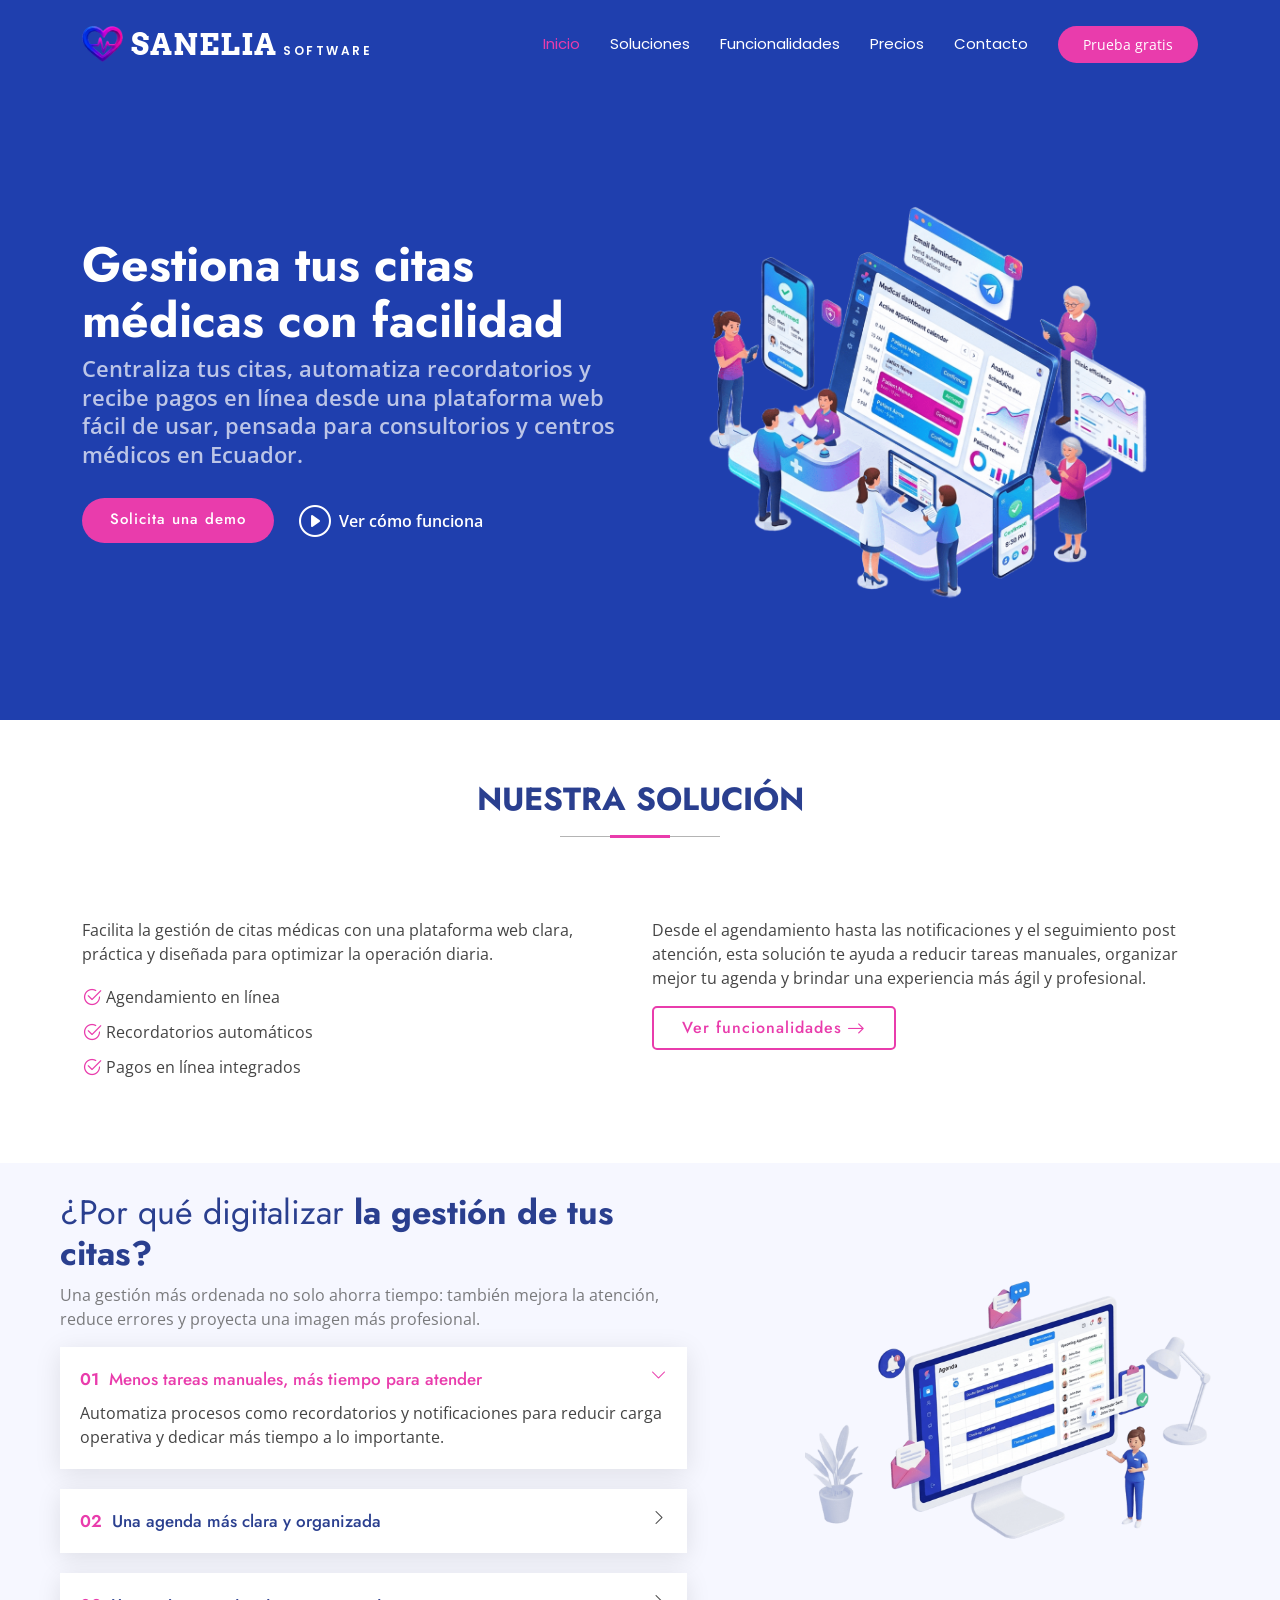
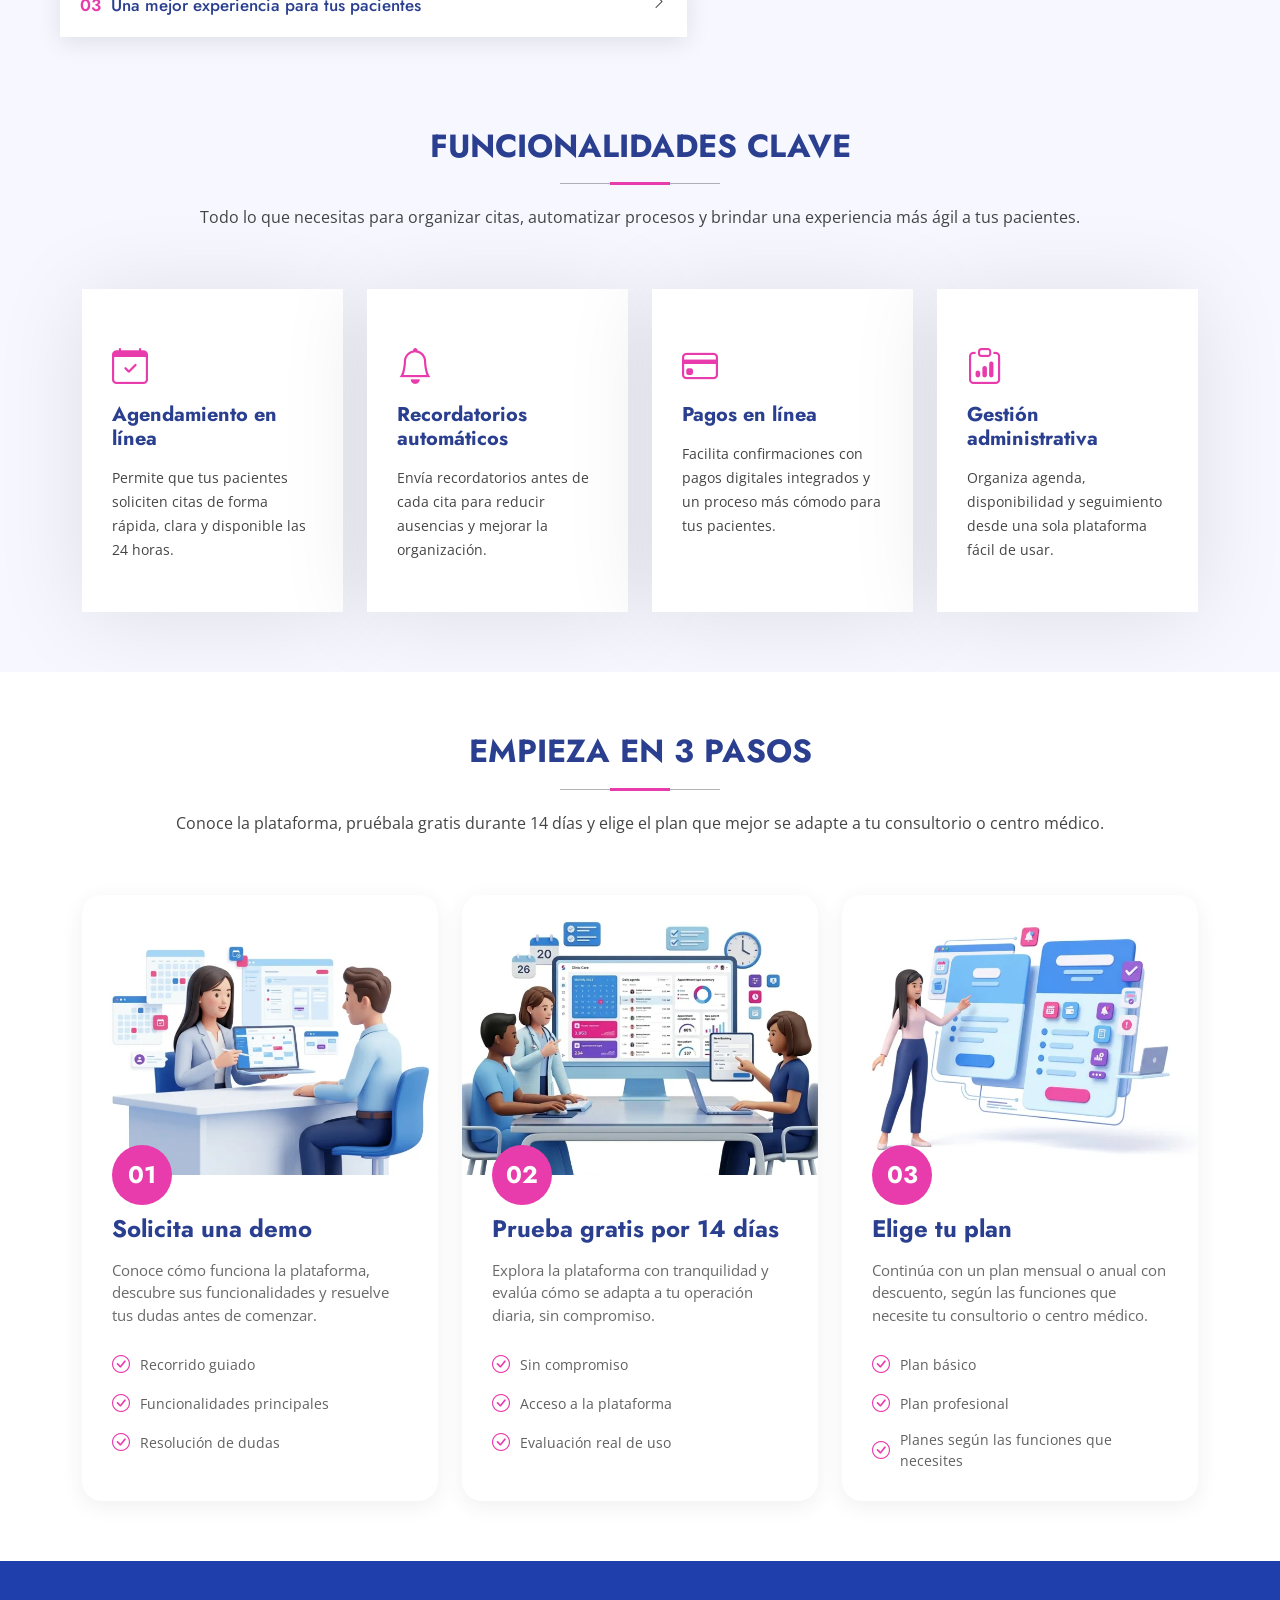
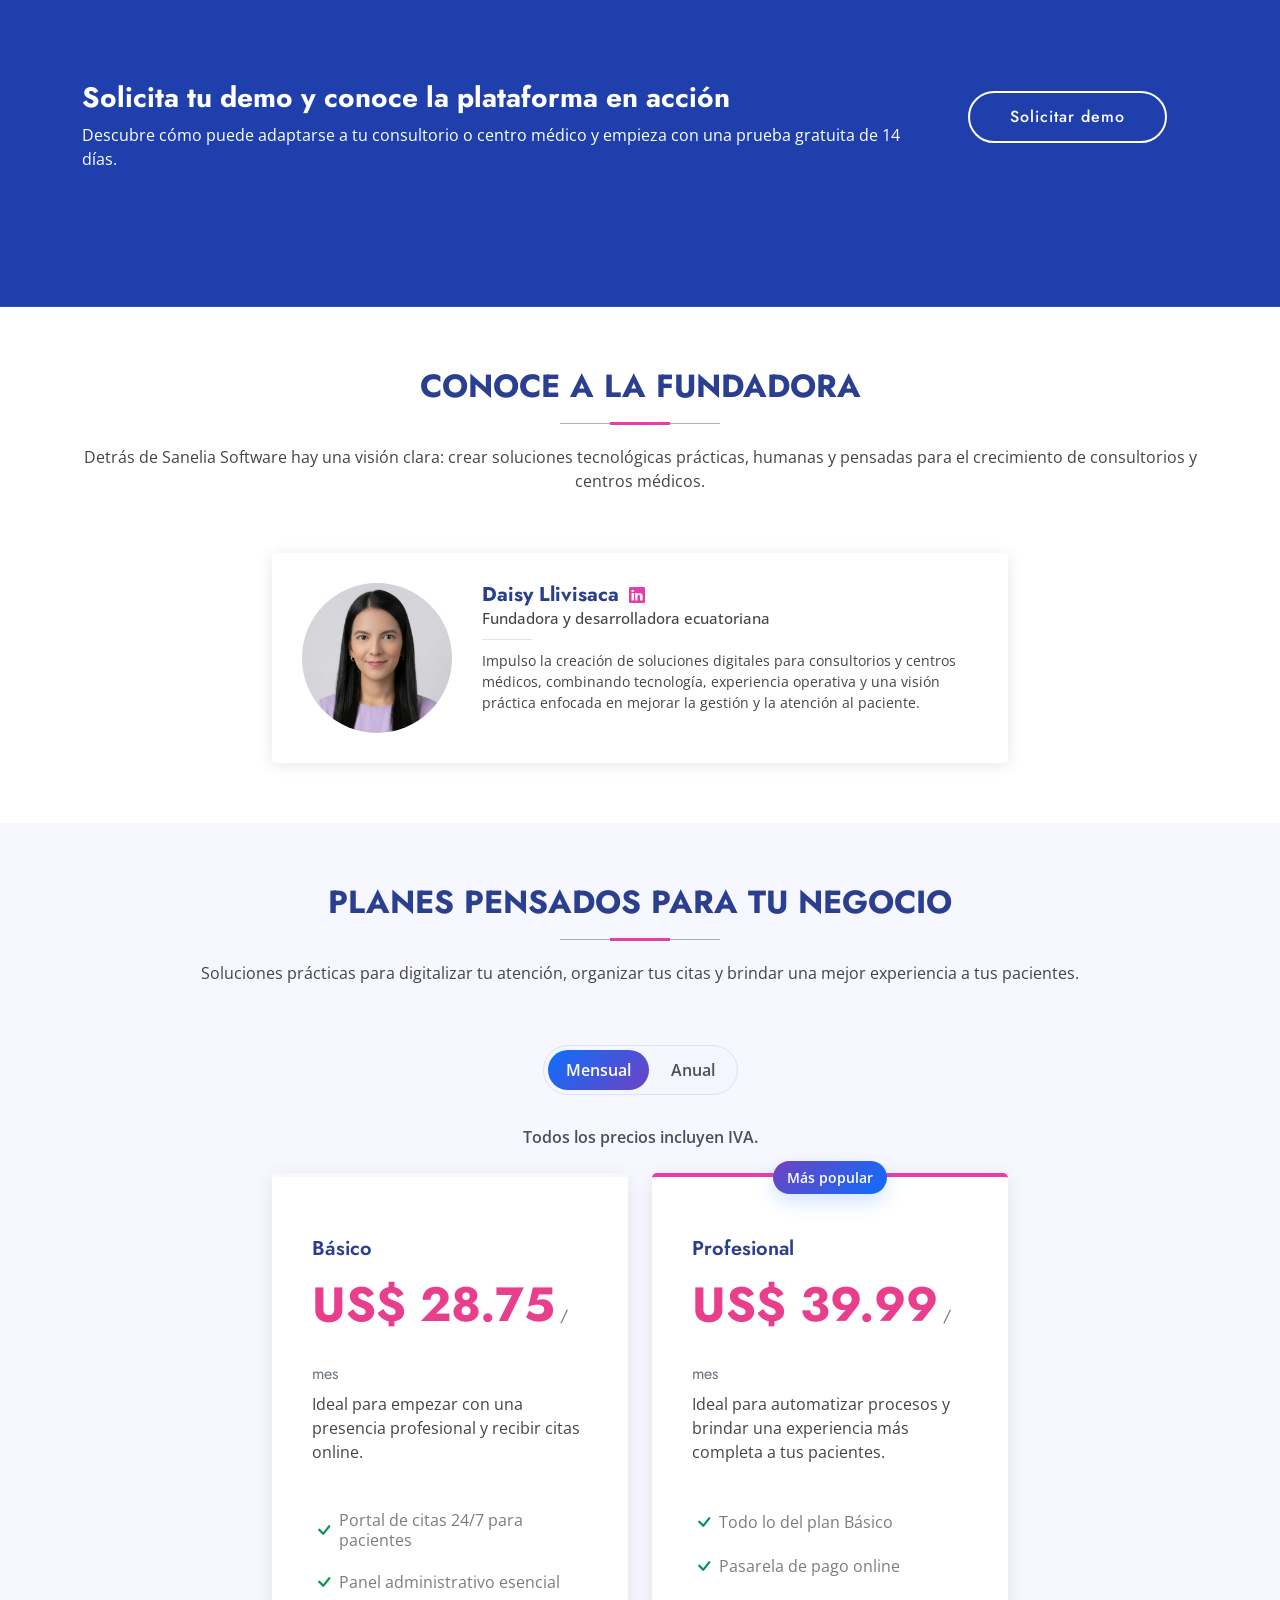
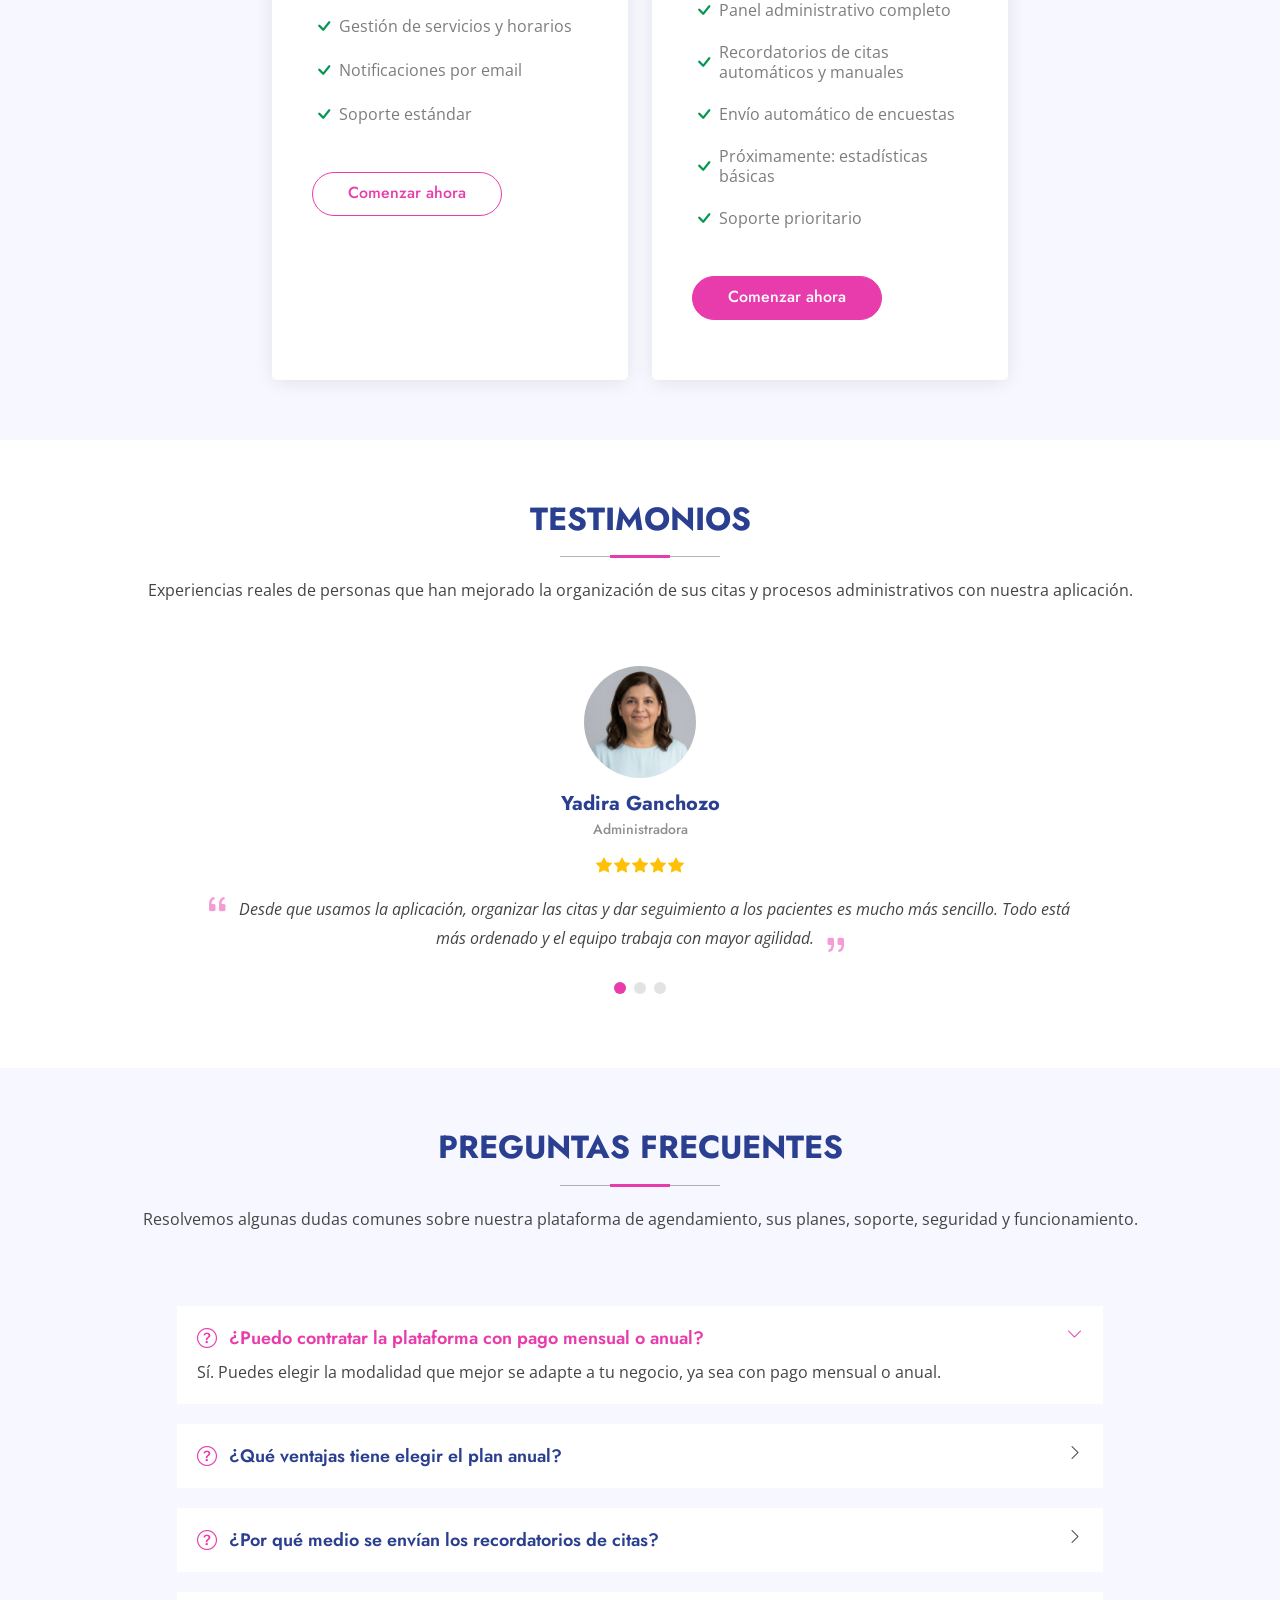
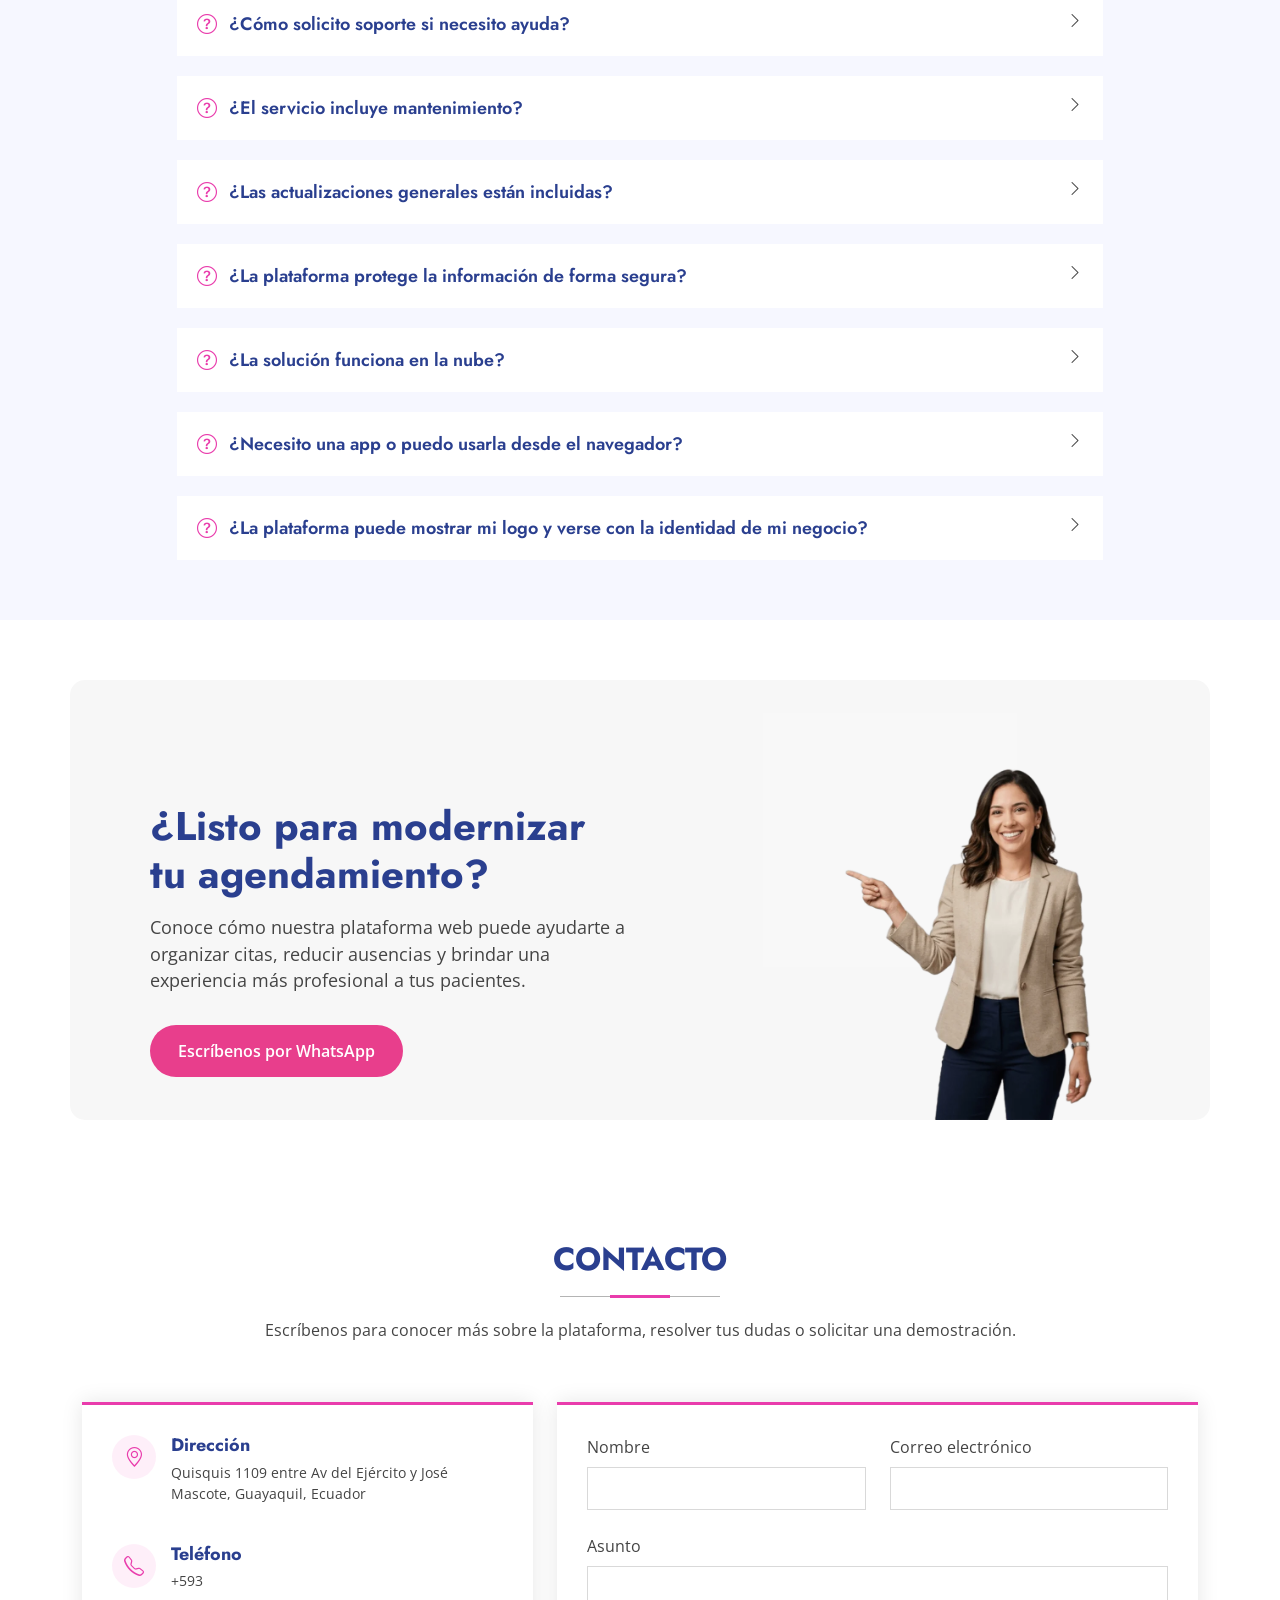
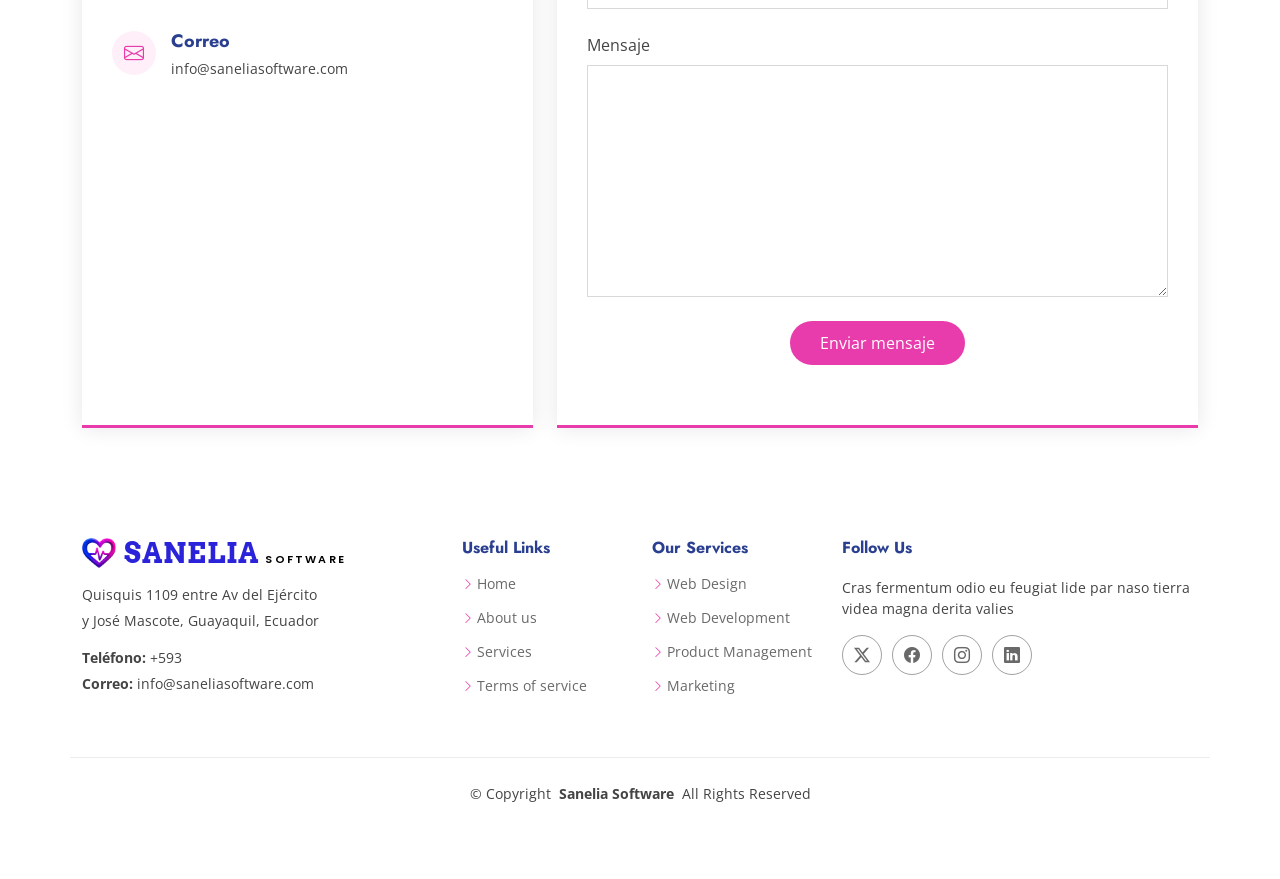
<file: index.html>
<!DOCTYPE html>
<html lang="en">

<head>
  <meta charset="utf-8">
  <meta content="width=device-width, initial-scale=1.0" name="viewport">
  <title>Sanelia Software</title>
  <meta name="description" content="">
  <meta name="keywords" content="">

  <!-- Favicons -->
  <link href="assets/img/favicon.png" rel="icon">
  <link href="assets/img/apple-touch-icon.png" rel="apple-touch-icon">

  <!-- Fonts -->
  <link href="https://fonts.googleapis.com" rel="preconnect">
  <link href="https://fonts.gstatic.com" rel="preconnect" crossorigin>
  <link href="https://fonts.googleapis.com/css2?family=Arvo:wght@400;700&family=Open+Sans:ital,wght@0,300;0,400;0,500;0,600;0,700;0,800;1,300;1,400;1,500;1,600;1,700;1,800&family=Poppins:ital,wght@0,100;0,200;0,300;0,400;0,500;0,600;0,700;0,800;0,900;1,100;1,200;1,300;1,400;1,500;1,600;1,700;1,800;1,900&family=Jost:ital,wght@0,100;0,200;0,300;0,400;0,500;0,600;0,700;0,800;0,900;1,100;1,200;1,300;1,400;1,500;1,600;1,700;1,800;1,900&display=swap" rel="stylesheet">

  <!-- Vendor CSS Files -->
  <link href="assets/vendor/bootstrap/css/bootstrap.min.css" rel="stylesheet">
  <link href="assets/vendor/bootstrap-icons/bootstrap-icons.css" rel="stylesheet">
  <link href="assets/vendor/aos/aos.css" rel="stylesheet">
  <link href="assets/vendor/glightbox/css/glightbox.min.css" rel="stylesheet">
  <link href="assets/vendor/swiper/swiper-bundle.min.css" rel="stylesheet">

  <!-- Main CSS File -->
  <link href="assets/css/main.css" rel="stylesheet">

  <!-- =======================================================
  * Template Name: Arsha
  * Template URL: https://bootstrapmade.com/arsha-free-bootstrap-html-template-corporate/
  * Updated: Feb 22 2025 with Bootstrap v5.3.3
  * Author: BootstrapMade.com
  * License: https://bootstrapmade.com/license/
  ======================================================== -->
</head>

<body class="index-page">

  <header id="header" class="header d-flex align-items-center fixed-top">
    <div class="container-fluid container-xl position-relative d-flex align-items-center">

      <a href="index.html" class="logo d-flex align-items-center me-auto">
        <img src="assets/img/sanelia-heart-logo.png" alt="Sanelia Software logo">
        <h1 class="sitename"><span class="brand-main">SANELIA</span><span class="brand-sub">SOFTWARE</span></h1>
      </a>

      <nav id="navmenu" class="navmenu">
        <ul>
          <li><a href="#hero" class="active">Inicio</a></li>
          <li><a href="#soluciones">Soluciones</a></li>
          <li><a href="#funcionalidades">Funcionalidades</a></li>
          <li><a href="#precios">Precios</a></li>
          <li><a href="#contacto">Contacto</a></li>
        </ul>
        <i class="mobile-nav-toggle d-xl-none bi bi-list"></i>
      </nav>

      <a class="btn-getstarted" href="#prueba-gratis">Prueba gratis</a>

    </div>
  </header>

  <main class="main">

    <!-- Hero Section -->
    <section id="hero" class="hero section dark-background">

        <div class="container">
        <div class="row gy-4">
          <div class="col-lg-6 order-2 order-lg-1 d-flex flex-column justify-content-center" data-aos="zoom-out">
            <h1>Gestiona tus citas médicas con facilidad</h1>
            <p>Centraliza tus citas, automatiza recordatorios y recibe pagos en línea desde una plataforma web fácil de usar, pensada para consultorios y centros médicos en Ecuador.</p>
            <div class="d-flex">
              <a href="#about" class="btn-get-started">Solicita una demo</a>
              <a href="https://www.youtube.com/watch?v=Y7f98aduVJ8" class="glightbox btn-watch-video d-flex align-items-center"><i class="bi bi-play-circle"></i><span>Ver cómo funciona</span></a>
            </div>
          </div>
          <div class="col-lg-6 order-1 order-lg-2 hero-img" data-aos="zoom-out" data-aos-delay="200">
            <img src="assets/img/hero-sanelia-booking-v2.png" class="img-fluid animated" alt="Sanelia Software booking interface">
          </div>
        </div>
      </div>

    </section><!-- /Hero Section -->

    <!-- Clients Section -->
    <section id="clients" class="clients section light-background d-none">

      <div class="container" data-aos="zoom-in">

        <div class="swiper init-swiper">
          <script type="application/json" class="swiper-config">
            {
              "loop": true,
              "speed": 600,
              "autoplay": {
                "delay": 5000
              },
              "slidesPerView": "auto",
              "pagination": {
                "el": ".swiper-pagination",
                "type": "bullets",
                "clickable": true
              },
              "breakpoints": {
                "320": {
                  "slidesPerView": 2,
                  "spaceBetween": 40
                },
                "480": {
                  "slidesPerView": 3,
                  "spaceBetween": 60
                },
                "640": {
                  "slidesPerView": 4,
                  "spaceBetween": 80
                },
                "992": {
                  "slidesPerView": 5,
                  "spaceBetween": 120
                },
                "1200": {
                  "slidesPerView": 6,
                  "spaceBetween": 120
                }
              }
            }
          </script>
          <div class="swiper-wrapper align-items-center">
            <div class="swiper-slide"><img src="assets/img/clients/clients-1.webp" class="img-fluid" alt=""></div>
            <div class="swiper-slide"><img src="assets/img/clients/clients-2.webp" class="img-fluid" alt=""></div>
            <div class="swiper-slide"><img src="assets/img/clients/clients-3.webp" class="img-fluid" alt=""></div>
            <div class="swiper-slide"><img src="assets/img/clients/clients-4.webp" class="img-fluid" alt=""></div>
            <div class="swiper-slide"><img src="assets/img/clients/clients-5.webp" class="img-fluid" alt=""></div>
            <div class="swiper-slide"><img src="assets/img/clients/clients-6.webp" class="img-fluid" alt=""></div>
            <div class="swiper-slide"><img src="assets/img/clients/clients-7.webp" class="img-fluid" alt=""></div>
            <div class="swiper-slide"><img src="assets/img/clients/clients-8.webp" class="img-fluid" alt=""></div>
          </div>
        </div>

      </div>

    </section><!-- /Clients Section -->

    <!-- About Section -->
    <section id="about" class="about section">

      <!-- Section Title -->
      <div class="container section-title" data-aos="fade-up">
        <h2>Nuestra solución</h2>
      </div><!-- End Section Title -->

      <div class="container">

        <div class="row gy-4">

          <div class="col-lg-6 content" data-aos="fade-up" data-aos-delay="100">
            <p>
              Facilita la gestión de citas médicas con una plataforma web clara, práctica y diseñada para optimizar la operación diaria.
            </p>
            <ul>
              <li><i class="bi bi-check2-circle"></i> <span>Agendamiento en línea</span></li>
              <li><i class="bi bi-check2-circle"></i> <span>Recordatorios automáticos</span></li>
              <li><i class="bi bi-check2-circle"></i> <span>Pagos en línea integrados</span></li>
            </ul>
          </div>

          <div class="col-lg-6" data-aos="fade-up" data-aos-delay="200">
            <p>Desde el agendamiento hasta las notificaciones y el seguimiento post atención, esta solución te ayuda a reducir tareas manuales, organizar mejor tu agenda y brindar una experiencia más ágil y profesional.</p>
            <a href="#" class="read-more"><span>Ver funcionalidades</span><i class="bi bi-arrow-right"></i></a>
          </div>

        </div>

      </div>

    </section><!-- /About Section -->

    <!-- Why Us Section -->
    <section id="why-us" class="section why-us light-background" data-builder="section">

      <div class="container-fluid">

        <div class="row gy-4">

          <div class="col-lg-7 d-flex flex-column justify-content-center order-2 order-lg-1">

            <div class="content px-xl-5" data-aos="fade-up" data-aos-delay="100">
              <h3><span>¿Por qué digitalizar </span><strong>la gestión de tus citas?</strong></h3>
              <p>
                Una gestión más ordenada no solo ahorra tiempo: también mejora la atención, reduce errores y proyecta una imagen más profesional.
              </p>
            </div>

            <div class="faq-container px-xl-5" data-aos="fade-up" data-aos-delay="200">

              <div class="faq-item faq-active">

                <h3><span>01</span> Menos tareas manuales, más tiempo para atender</h3>
                <div class="faq-content">
                  <p>Automatiza procesos como recordatorios y notificaciones para reducir carga operativa y dedicar más tiempo a lo importante.</p>
                </div>
                <i class="faq-toggle bi bi-chevron-right"></i>
              </div><!-- End Faq item-->

              <div class="faq-item">
                <h3><span>02</span> Una agenda más clara y organizada</h3>
                <div class="faq-content">
                  <p>Centraliza la información de tus citas en un solo lugar para evitar desorden, mejorar el control diario y facilitar el seguimiento.</p>
                </div>
                <i class="faq-toggle bi bi-chevron-right"></i>
              </div><!-- End Faq item-->

              <div class="faq-item">
                <h3><span>03</span> Una mejor experiencia para tus pacientes</h3>
                <div class="faq-content">
                  <p>Desde el agendamiento hasta los correos informativos y el seguimiento post atención, una gestión más fluida mejora la percepción del servicio.</p>
                </div>
                <i class="faq-toggle bi bi-chevron-right"></i>
              </div><!-- End Faq item-->

            </div>

          </div>

          <div class="col-lg-5 order-1 order-lg-2 why-us-img">
            <img src="assets/img/why-us-sanelia.png" class="img-fluid" alt="Ilustración de gestión de citas médicas Sanelia Software" data-aos="zoom-in" data-aos-delay="100">
          </div>
        </div>

      </div>

    </section><!-- /Why Us Section -->

    <!-- Skills Section -->
    <section id="skills" class="skills section d-none">

      <div class="container" data-aos="fade-up" data-aos-delay="100">

        <div class="row">

          <div class="col-lg-6 d-flex align-items-center">
            <img src="assets/img/illustration/illustration-10.webp" class="img-fluid" alt="">
          </div>

          <div class="col-lg-6 pt-4 pt-lg-0 content">

            <h3>Voluptatem dignissimos provident quasi corporis voluptas</h3>
            <p class="fst-italic">
              Lorem ipsum dolor sit amet, consectetur adipiscing elit, sed do eiusmod tempor incididunt ut labore et dolore magna aliqua.
            </p>

            <div class="skills-content skills-animation">

              <div class="progress">
                <span class="skill"><span>HTML</span> <i class="val">100%</i></span>
                <div class="progress-bar-wrap">
                  <div class="progress-bar" role="progressbar" aria-valuenow="100" aria-valuemin="0" aria-valuemax="100"></div>
                </div>
              </div><!-- End Skills Item -->

              <div class="progress">
                <span class="skill"><span>CSS</span> <i class="val">90%</i></span>
                <div class="progress-bar-wrap">
                  <div class="progress-bar" role="progressbar" aria-valuenow="90" aria-valuemin="0" aria-valuemax="100"></div>
                </div>
              </div><!-- End Skills Item -->

              <div class="progress">
                <span class="skill"><span>JavaScript</span> <i class="val">75%</i></span>
                <div class="progress-bar-wrap">
                  <div class="progress-bar" role="progressbar" aria-valuenow="75" aria-valuemin="0" aria-valuemax="100"></div>
                </div>
              </div><!-- End Skills Item -->

              <div class="progress">
                <span class="skill"><span>Photoshop</span> <i class="val">55%</i></span>
                <div class="progress-bar-wrap">
                  <div class="progress-bar" role="progressbar" aria-valuenow="55" aria-valuemin="0" aria-valuemax="100"></div>
                </div>
              </div><!-- End Skills Item -->

            </div>

          </div>
        </div>

      </div>

    </section><!-- /Skills Section -->

    <!-- Services Section -->
    <section id="services" class="services section light-background">

      <!-- Section Title -->
      <div class="container section-title" data-aos="fade-up">
        <h2>Funcionalidades clave</h2>
        <p>Todo lo que necesitas para organizar citas, automatizar procesos y brindar una experiencia más ágil a tus pacientes.</p>
      </div><!-- End Section Title -->

      <div class="container">

        <div class="row gy-4">

          <div class="col-xl-3 col-md-6 d-flex" data-aos="fade-up" data-aos-delay="100">
            <div class="service-item position-relative">
              <div class="icon"><i class="bi bi-calendar-check icon"></i></div>
              <h4><a href="" class="stretched-link">Agendamiento en línea</a></h4>
              <p>Permite que tus pacientes soliciten citas de forma rápida, clara y disponible las 24 horas.</p>
            </div>
          </div><!-- End Service Item -->

          <div class="col-xl-3 col-md-6 d-flex" data-aos="fade-up" data-aos-delay="200">
            <div class="service-item position-relative">
              <div class="icon"><i class="bi bi-bell icon"></i></div>
              <h4><a href="" class="stretched-link">Recordatorios automáticos</a></h4>
              <p>Envía recordatorios antes de cada cita para reducir ausencias y mejorar la organización.</p>
            </div>
          </div><!-- End Service Item -->

          <div class="col-xl-3 col-md-6 d-flex" data-aos="fade-up" data-aos-delay="300">
            <div class="service-item position-relative">
              <div class="icon"><i class="bi bi-credit-card icon"></i></div>
              <h4><a href="" class="stretched-link">Pagos en línea</a></h4>
              <p>Facilita confirmaciones con pagos digitales integrados y un proceso más cómodo para tus pacientes.</p>
            </div>
          </div><!-- End Service Item -->

          <div class="col-xl-3 col-md-6 d-flex" data-aos="fade-up" data-aos-delay="400">
            <div class="service-item position-relative">
              <div class="icon"><i class="bi bi-clipboard-data icon"></i></div>
              <h4><a href="" class="stretched-link">Gestión administrativa</a></h4>
              <p>Organiza agenda, disponibilidad y seguimiento desde una sola plataforma fácil de usar.</p>
            </div>
          </div><!-- End Service Item -->

        </div>

      </div>

    </section><!-- /Services Section -->

    <!-- Work Process Section -->
    <section id="work-process" class="work-process section">

      <!-- Section Title -->
      <div class="container section-title" data-aos="fade-up">
        <h2>Empieza en 3 pasos</h2>
        <p>Conoce la plataforma, pruébala gratis durante 14 días y elige el plan que mejor se adapte a tu consultorio o centro médico.</p>
      </div><!-- End Section Title -->

      <div class="container" data-aos="fade-up" data-aos-delay="100">

        <div class="row gy-5">

          <div class="col-lg-4" data-aos="fade-up" data-aos-delay="200">
            <div class="steps-item">
              <div class="steps-image">
                <img src="assets/img/steps/steps-demo-3d.webp" alt="Paso 1: Solicita una demo de la plataforma" class="img-fluid" loading="lazy">
              </div>
              <div class="steps-content">
                <div class="steps-number">01</div>
                <h3>Solicita una demo</h3>
                <p>Conoce cómo funciona la plataforma, descubre sus funcionalidades y resuelve tus dudas antes de comenzar.</p>
                <div class="steps-features">
                  <div class="feature-item">
                    <i class="bi bi-check-circle"></i>
                    <span>Recorrido guiado</span>
                  </div>
                  <div class="feature-item">
                    <i class="bi bi-check-circle"></i>
                    <span>Funcionalidades principales</span>
                  </div>
                  <div class="feature-item">
                    <i class="bi bi-check-circle"></i>
                    <span>Resolución de dudas</span>
                  </div>
                </div>
              </div>
            </div><!-- End Steps Item -->
          </div>

          <div class="col-lg-4" data-aos="fade-up" data-aos-delay="300">
            <div class="steps-item">
              <div class="steps-image">
                <img src="assets/img/steps/steps-trial-3d.webp" alt="Paso 2: Prueba gratis la plataforma durante 14 días" class="img-fluid" loading="lazy">
              </div>
              <div class="steps-content">
                <div class="steps-number">02</div>
                <h3>Prueba gratis por 14 días</h3>
                <p>Explora la plataforma con tranquilidad y evalúa cómo se adapta a tu operación diaria, sin compromiso.</p>
                <div class="steps-features">
                  <div class="feature-item">
                    <i class="bi bi-check-circle"></i>
                    <span>Sin compromiso</span>
                  </div>
                  <div class="feature-item">
                    <i class="bi bi-check-circle"></i>
                    <span>Acceso a la plataforma</span>
                  </div>
                  <div class="feature-item">
                    <i class="bi bi-check-circle"></i>
                    <span>Evaluación real de uso</span>
                  </div>
                </div>
              </div>
            </div><!-- End Steps Item -->
          </div>

          <div class="col-lg-4" data-aos="fade-up" data-aos-delay="400">
            <div class="steps-item">
              <div class="steps-image">
                <img src="assets/img/steps/steps-plan-3d.webp" alt="Paso 3: Elige el plan que mejor se adapte a tu consultorio" class="img-fluid" loading="lazy">
              </div>
              <div class="steps-content">
                <div class="steps-number">03</div>
                <h3>Elige tu plan</h3>
                <p>Continúa con un plan mensual o anual con descuento, según las funciones que necesite tu consultorio o centro médico.</p>
                <div class="steps-features">
                  <div class="feature-item">
                    <i class="bi bi-check-circle"></i>
                    <span>Plan básico</span>
                  </div>
                  <div class="feature-item">
                    <i class="bi bi-check-circle"></i>
                    <span>Plan profesional</span>
                  </div>
                  <div class="feature-item">
                    <i class="bi bi-check-circle"></i>
                    <span>Planes según las funciones que necesites</span>
                  </div>
                </div>
              </div>
            </div><!-- End Steps Item -->
          </div>

        </div>

      </div>

    </section><!-- /Work Process Section -->

    <!-- Call To Action Section -->
    <section id="call-to-action" class="call-to-action section dark-background">

      <img src="assets/img/bg/cta-demo-bg.webp" alt="">

      <div class="container">

        <div class="row" data-aos="zoom-in" data-aos-delay="100">
          <div class="col-xl-9 text-center text-xl-start">
            <h3>Solicita tu demo y conoce la plataforma en acción</h3>
            <p>Descubre cómo puede adaptarse a tu consultorio o centro médico y empieza con una prueba gratuita de 14 días.</p>
          </div>
          <div class="col-xl-3 cta-btn-container text-center">
            <a class="cta-btn align-middle" href="#">Solicitar demo</a>
          </div>
        </div>

      </div>

    </section><!-- /Call To Action Section -->

    <!-- Portfolio Section -->
    <section id="portfolio" class="portfolio section" style="display: none;">

      <!-- Section Title -->
      <div class="container section-title" data-aos="fade-up">
        <h2>Portfolio</h2>
        <p>Necessitatibus eius consequatur ex aliquid fuga eum quidem sint consectetur velit</p>
      </div><!-- End Section Title -->

      <div class="container">

        <div class="isotope-layout" data-default-filter="*" data-layout="masonry" data-sort="original-order">

          <ul class="portfolio-filters isotope-filters" data-aos="fade-up" data-aos-delay="100">
            <li data-filter="*" class="filter-active">All</li>
            <li data-filter=".filter-app">App</li>
            <li data-filter=".filter-product">Card</li>
            <li data-filter=".filter-branding">Web</li>
          </ul><!-- End Portfolio Filters -->

          <div class="row gy-4 isotope-container" data-aos="fade-up" data-aos-delay="200">

            <div class="col-lg-4 col-md-6 portfolio-item isotope-item filter-app">
              <img src="assets/img/portfolio/portfolio-portrait-1.webp" class="img-fluid" alt="">
              <div class="portfolio-info">
                <h4>App 1</h4>
                <p>Lorem ipsum, dolor sit</p>
                <a href="assets/img/portfolio/portfolio-portrait-1.webp" title="App 1" data-gallery="portfolio-gallery-app" class="glightbox preview-link"><i class="bi bi-zoom-in"></i></a>
                <a href="portfolio-details.html" title="More Details" class="details-link"><i class="bi bi-link-45deg"></i></a>
              </div>
            </div><!-- End Portfolio Item -->

            <div class="col-lg-4 col-md-6 portfolio-item isotope-item filter-product">
              <img src="assets/img/portfolio/portfolio-1.webp" class="img-fluid" alt="">
              <div class="portfolio-info">
                <h4>Product 1</h4>
                <p>Lorem ipsum, dolor sit</p>
                <a href="assets/img/portfolio/portfolio-1.webp" title="Product 1" data-gallery="portfolio-gallery-product" class="glightbox preview-link"><i class="bi bi-zoom-in"></i></a>
                <a href="portfolio-details.html" title="More Details" class="details-link"><i class="bi bi-link-45deg"></i></a>
              </div>
            </div><!-- End Portfolio Item -->

            <div class="col-lg-4 col-md-6 portfolio-item isotope-item filter-branding">
              <img src="assets/img/portfolio/portfolio-3.webp" class="img-fluid" alt="">
              <div class="portfolio-info">
                <h4>Branding 1</h4>
                <p>Lorem ipsum, dolor sit</p>
                <a href="assets/img/portfolio/portfolio-3.webp" title="Branding 1" data-gallery="portfolio-gallery-branding" class="glightbox preview-link"><i class="bi bi-zoom-in"></i></a>
                <a href="portfolio-details.html" title="More Details" class="details-link"><i class="bi bi-link-45deg"></i></a>
              </div>
            </div><!-- End Portfolio Item -->

            <div class="col-lg-4 col-md-6 portfolio-item isotope-item filter-app">
              <img src="assets/img/portfolio/portfolio-4.webp" class="img-fluid" alt="">
              <div class="portfolio-info">
                <h4>App 2</h4>
                <p>Lorem ipsum, dolor sit</p>
                <a href="assets/img/portfolio/portfolio-4.webp" title="App 2" data-gallery="portfolio-gallery-app" class="glightbox preview-link"><i class="bi bi-zoom-in"></i></a>
                <a href="portfolio-details.html" title="More Details" class="details-link"><i class="bi bi-link-45deg"></i></a>
              </div>
            </div><!-- End Portfolio Item -->

            <div class="col-lg-4 col-md-6 portfolio-item isotope-item filter-product">
              <img src="assets/img/portfolio/portfolio-portrait-2.webp" class="img-fluid" alt="">
              <div class="portfolio-info">
                <h4>Product 2</h4>
                <p>Lorem ipsum, dolor sit</p>
                <a href="assets/img/portfolio/portfolio-portrait-2.webp" title="Product 2" data-gallery="portfolio-gallery-product" class="glightbox preview-link"><i class="bi bi-zoom-in"></i></a>
                <a href="portfolio-details.html" title="More Details" class="details-link"><i class="bi bi-link-45deg"></i></a>
              </div>
            </div><!-- End Portfolio Item -->

            <div class="col-lg-4 col-md-6 portfolio-item isotope-item filter-branding">
              <img src="assets/img/portfolio/portfolio-portrait-3.webp" class="img-fluid" alt="">
              <div class="portfolio-info">
                <h4>Branding 2</h4>
                <p>Lorem ipsum, dolor sit</p>
                <a href="assets/img/portfolio/portfolio-portrait-3.webp" title="Branding 2" data-gallery="portfolio-gallery-branding" class="glightbox preview-link"><i class="bi bi-zoom-in"></i></a>
                <a href="portfolio-details.html" title="More Details" class="details-link"><i class="bi bi-link-45deg"></i></a>
              </div>
            </div><!-- End Portfolio Item -->

            <div class="col-lg-4 col-md-6 portfolio-item isotope-item filter-app">
              <img src="assets/img/portfolio/portfolio-7.webp" class="img-fluid" alt="">
              <div class="portfolio-info">
                <h4>App 3</h4>
                <p>Lorem ipsum, dolor sit</p>
                <a href="assets/img/portfolio/portfolio-7.webp" title="App 3" data-gallery="portfolio-gallery-app" class="glightbox preview-link"><i class="bi bi-zoom-in"></i></a>
                <a href="portfolio-details.html" title="More Details" class="details-link"><i class="bi bi-link-45deg"></i></a>
              </div>
            </div><!-- End Portfolio Item -->

            <div class="col-lg-4 col-md-6 portfolio-item isotope-item filter-product">
              <img src="assets/img/portfolio/portfolio-8.webp" class="img-fluid" alt="">
              <div class="portfolio-info">
                <h4>Product 3</h4>
                <p>Lorem ipsum, dolor sit</p>
                <a href="assets/img/portfolio/portfolio-8.webp" title="Product 3" data-gallery="portfolio-gallery-product" class="glightbox preview-link"><i class="bi bi-zoom-in"></i></a>
                <a href="portfolio-details.html" title="More Details" class="details-link"><i class="bi bi-link-45deg"></i></a>
              </div>
            </div><!-- End Portfolio Item -->

            <div class="col-lg-4 col-md-6 portfolio-item isotope-item filter-branding">
              <img src="assets/img/portfolio/portfolio-9.webp" class="img-fluid" alt="">
              <div class="portfolio-info">
                <h4>Branding 3</h4>
                <p>Lorem ipsum, dolor sit</p>
                <a href="assets/img/portfolio/portfolio-9.webp" title="Branding 2" data-gallery="portfolio-gallery-branding" class="glightbox preview-link"><i class="bi bi-zoom-in"></i></a>
                <a href="portfolio-details.html" title="More Details" class="details-link"><i class="bi bi-link-45deg"></i></a>
              </div>
            </div><!-- End Portfolio Item -->

          </div><!-- End Portfolio Container -->

        </div>

      </div>

    </section><!-- /Portfolio Section -->

    <!-- Team Section -->
    <section id="team" class="team section">

      <!-- Section Title -->
      <div class="container section-title" data-aos="fade-up">
        <h2>Conoce a la fundadora</h2>
        <p>Detrás de Sanelia Software hay una visión clara: crear soluciones tecnológicas prácticas, humanas y pensadas para el crecimiento de consultorios y centros médicos.</p>
      </div><!-- End Section Title -->

      <div class="container">

        <div class="row gy-4">

          <div class="col-lg-8 mx-auto" data-aos="fade-up" data-aos-delay="100">
            <div class="team-member d-flex align-items-start">
              <div class="pic"><img src="assets/img/person/daisy-founder.webp" class="img-fluid" alt=""></div>
              <div class="member-info">
                <div style="display: flex; align-items: center; gap: 10px; flex-wrap: wrap;"><h4 style="margin: 0;">Daisy Llivisaca</h4><a href="https://www.linkedin.com/in/daisyllivisaca"><i class="bi bi-linkedin"></i></a></div>
                <div style="display: flex; align-items: center; gap: 10px; flex-wrap: wrap;"><span>Fundadora y desarrolladora ecuatoriana</span></div>
                <p>Impulso la creación de soluciones digitales para consultorios y centros médicos, combinando tecnología, experiencia operativa y una visión práctica enfocada en mejorar la gestión y la atención al paciente.</p>
                <div class="social" style="display: none;">
                  <a href="" style="display: none;"><i class="bi bi-twitter-x"></i></a>
                  <a href="" style="display: none;"><i class="bi bi-facebook"></i></a>
                  <a href="" style="display: none;"><i class="bi bi-instagram"></i></a>
                  <a href="https://www.linkedin.com/in/daisyllivisaca"> <i class="bi bi-linkedin"></i> </a>
                </div>
              </div>
            </div>
          </div><!-- End Team Member -->

          <div class="col-lg-6" data-aos="fade-up" data-aos-delay="200" style="display: none;">
            <div class="team-member d-flex align-items-start">
              <div class="pic"><img src="assets/img/person/person-f-8.webp" class="img-fluid" alt=""></div>
              <div class="member-info">
                <h4>Sarah Jhonson</h4>
                <span>Product Manager</span>
                <p>Aut maiores voluptates amet et quis praesentium qui senda para</p>
                <div class="social">
                  <a href=""><i class="bi bi-twitter-x"></i></a>
                  <a href=""><i class="bi bi-facebook"></i></a>
                  <a href=""><i class="bi bi-instagram"></i></a>
                  <a href=""> <i class="bi bi-linkedin"></i> </a>
                </div>
              </div>
            </div>
          </div><!-- End Team Member -->

          <div class="col-lg-6" data-aos="fade-up" data-aos-delay="300" style="display: none;">
            <div class="team-member d-flex align-items-start">
              <div class="pic"><img src="assets/img/person/person-m-6.webp" class="img-fluid" alt=""></div>
              <div class="member-info">
                <h4>William Anderson</h4>
                <span>CTO</span>
                <p>Quisquam facilis cum velit laborum corrupti fuga rerum quia</p>
                <div class="social">
                  <a href=""><i class="bi bi-twitter-x"></i></a>
                  <a href=""><i class="bi bi-facebook"></i></a>
                  <a href=""><i class="bi bi-instagram"></i></a>
                  <a href=""> <i class="bi bi-linkedin"></i> </a>
                </div>
              </div>
            </div>
          </div><!-- End Team Member -->

          <div class="col-lg-6" data-aos="fade-up" data-aos-delay="400" style="display: none;">
            <div class="team-member d-flex align-items-start">
              <div class="pic"><img src="assets/img/person/person-f-4.webp" class="img-fluid" alt=""></div>
              <div class="member-info">
                <h4>Amanda Jepson</h4>
                <span>Accountant</span>
                <p>Dolorum tempora officiis odit laborum officiis et et accusamus</p>
                <div class="social">
                  <a href=""><i class="bi bi-twitter-x"></i></a>
                  <a href=""><i class="bi bi-facebook"></i></a>
                  <a href=""><i class="bi bi-instagram"></i></a>
                  <a href=""> <i class="bi bi-linkedin"></i> </a>
                </div>
              </div>
            </div>
          </div><!-- End Team Member -->

        </div>

      </div>

    </section><!-- /Team Section -->

    <!-- Pricing Section -->
    <section id="pricing" class="pricing section light-background">

      <!-- Section Title -->
      <div class="container section-title" data-aos="fade-up">
        <h2>Planes pensados para tu negocio</h2>
        <p>Soluciones prácticas para digitalizar tu atención, organizar tus citas y brindar una mejor experiencia a tus pacientes.</p>
      </div><!-- End Section Title -->

      <div class="container" data-aos="fade-up">
        <div style="display: flex; justify-content: center; margin-bottom: 30px;">
          <div id="pricing-toggle" style="display: inline-flex; padding: 4px; border-radius: 999px; background: #f3f6fc; border: 1px solid #dbe4f3; gap: 4px;">
            <button type="button" class="pricing-toggle-btn active" data-period="monthly" style="border: 0; background: linear-gradient(135deg, #0d6efd, #6f42c1); color: #fff; padding: 8px 18px; border-radius: 999px; font-weight: 600;">Mensual</button>
            <button type="button" class="pricing-toggle-btn" data-period="yearly" style="border: 0; background: transparent; color: #495057; padding: 8px 18px; border-radius: 999px; font-weight: 600;">Anual</button>
          </div>
        </div>
        <style>
          #pricing-savings-message .pricing-savings-pill {
            display: inline-block;
            padding: 12px 22px;
            border-radius: 999px;
            background: linear-gradient(135deg, rgba(111, 66, 193, 0.2), rgba(13, 110, 253, 0.24));
            color: #40238f;
            font-size: 15px;
            font-weight: 700;
            letter-spacing: 0.15px;
            box-shadow: 0 14px 30px rgba(76, 46, 168, 0.18);
            border: 1px solid rgba(111, 66, 193, 0.2);
            animation: pricingSavingsGlow 2.4s ease-in-out infinite;
          }

          @keyframes pricingSavingsGlow {
            0%, 100% {
              transform: translateY(0) scale(1);
              box-shadow: 0 14px 30px rgba(76, 46, 168, 0.18);
              opacity: 0.96;
            }
            50% {
              transform: translateY(-2px) scale(1.045);
              box-shadow: 0 18px 36px rgba(13, 110, 253, 0.26);
              opacity: 1;
            }
          }
        </style>
        <div id="pricing-savings-message" style="display: none; text-align: center; margin-top: -10px; margin-bottom: 26px;">
          <span class="pricing-savings-pill">
            Ahorra casi 2 meses con pago anual
          </span>
        </div>
      </div>

      <p style="text-align: center; font-weight: 600; color: #495057; margin-bottom: 24px;">Todos los precios incluyen IVA.</p>

      <div class="container">

        <div class="row gy-4 justify-content-center">

          <div class="col-lg-4" data-aos="zoom-in" data-aos-delay="100">
            <div class="pricing-item">
              <h3>Básico</h3>
              <h4><span class="pricing-value" data-monthly="US$ 28.75" data-yearly="US$ 287.50" style="font-size: 48px; font-weight: 700; color: #e83e8c; line-height: 1.1;">US$ 28.75</span><span class="pricing-period" style="font-size: 16px; color: #6c757d;"> / mes</span></h4>
              <p>Ideal para empezar con una presencia profesional y recibir citas online.</p>
              <ul>
                <li><i class="bi bi-check"></i> <span>Portal de citas 24/7 para pacientes</span></li>
                <li><i class="bi bi-check"></i> <span>Panel administrativo esencial</span></li>
                <li><i class="bi bi-check"></i> <span>Gestión de servicios y horarios</span></li>
                <li><i class="bi bi-check"></i> <span>Notificaciones por email</span></li>
                <li><i class="bi bi-check"></i> <span>Soporte estándar</span></li>
              </ul>
              <a href="#" class="buy-btn">Comenzar ahora</a>
            </div>
          </div><!-- End Pricing Item -->

          <div class="col-lg-4" data-aos="zoom-in" data-aos-delay="200">
            <div class="pricing-item featured" style="position: relative;">
              <div style="position: absolute; top: -16px; left: 50%; transform: translateX(-50%); padding: 6px 14px; border-radius: 999px; background: linear-gradient(135deg, #6f42c1, #0d6efd); color: #fff; font-size: 14px; font-weight: 600; box-shadow: 0 8px 18px rgba(13, 110, 253, 0.18); white-space: nowrap;">Más popular</div>
              <h3>Profesional</h3>
              <h4><span class="pricing-value" data-monthly="US$ 39.99" data-yearly="US$ 399.99" style="font-size: 48px; font-weight: 700; color: #e83e8c; line-height: 1.1;">US$ 39.99</span><span class="pricing-period" style="font-size: 16px; color: #6c757d;"> / mes</span></h4>
              <p>Ideal para automatizar procesos y brindar una experiencia más completa a tus pacientes.</p>
              <ul>
                <li><i class="bi bi-check"></i> <span>Todo lo del plan Básico</span></li>
                <li><i class="bi bi-check"></i> <span>Pasarela de pago online</span></li>
                <li><i class="bi bi-check"></i> <span>Panel administrativo completo</span></li>
                <li><i class="bi bi-check"></i> <span>Recordatorios de citas automáticos y manuales</span></li>
                <li><i class="bi bi-check"></i> <span>Envío automático de encuestas</span></li>
                <li><i class="bi bi-check"></i> <span>Próximamente: estadísticas básicas</span></li>
                <li><i class="bi bi-check"></i> <span>Soporte prioritario</span></li>
              </ul>
              <a href="#" class="buy-btn">Comenzar ahora</a>
            </div>
          </div><!-- End Pricing Item -->

        </div>

      </div>

      <script>
        document.addEventListener('DOMContentLoaded', function () {
          var pricingSection = document.querySelector('#pricing');
          if (!pricingSection) return;

          var buttons = pricingSection.querySelectorAll('.pricing-toggle-btn');
          var values = pricingSection.querySelectorAll('.pricing-value');
          var periods = pricingSection.querySelectorAll('.pricing-period');
          var savingsMessage = pricingSection.querySelector('#pricing-savings-message');

          buttons.forEach(function (button) {
            button.addEventListener('click', function () {
              var period = button.getAttribute('data-period');
              var isMonthly = period === 'monthly';

              buttons.forEach(function (btn) {
                var active = btn === button;
                btn.style.background = active ? 'linear-gradient(135deg, #0d6efd, #6f42c1)' : 'transparent';
                btn.style.color = active ? '#fff' : '#495057';
              });

              values.forEach(function (value) {
                value.textContent = value.getAttribute(isMonthly ? 'data-monthly' : 'data-yearly');
              });

              periods.forEach(function (suffix) {
                suffix.textContent = isMonthly ? ' / mes' : ' / año';
              });

              if (savingsMessage) {
                savingsMessage.style.display = isMonthly ? 'none' : 'block';
              }
            });
          });
        });
      </script>

    </section><!-- /Pricing Section -->

    <!-- Testimonials Section -->
    <section id="testimonials" class="testimonials section">

      <!-- Section Title -->
      <div class="container section-title" data-aos="fade-up">
        <h2>TESTIMONIOS</h2>
        <p>Experiencias reales de personas que han mejorado la organización de sus citas y procesos administrativos con nuestra aplicación.</p>
      </div><!-- End Section Title -->

      <div class="container" data-aos="fade-up" data-aos-delay="100">

        <div class="swiper init-swiper">
          <script type="application/json" class="swiper-config">
            {
              "loop": true,
              "speed": 600,
              "autoplay": {
                "delay": 5000
              },
              "slidesPerView": "auto",
              "pagination": {
                "el": ".swiper-pagination",
                "type": "bullets",
                "clickable": true
              }
            }
          </script>
          <div class="swiper-wrapper">

            <div class="swiper-slide">
              <div class="testimonial-item">
                <img src="assets/img/person/yadira-review.webp" class="testimonial-img" alt="">
                <h3>Yadira Ganchozo</h3>
                <h4>Administradora</h4>
                <div class="stars">
                  <i class="bi bi-star-fill"></i><i class="bi bi-star-fill"></i><i class="bi bi-star-fill"></i><i class="bi bi-star-fill"></i><i class="bi bi-star-fill"></i>
                </div>
                <p>
                  <i class="bi bi-quote quote-icon-left"></i>
                  <span>Desde que usamos la aplicación, organizar las citas y dar seguimiento a los pacientes es mucho más sencillo. Todo está más ordenado y el equipo trabaja con mayor agilidad.</span>
                  <i class="bi bi-quote quote-icon-right"></i>
                </p>
              </div>
            </div><!-- End testimonial item -->

            <div class="swiper-slide">
              <div class="testimonial-item">
                <img src="assets/img/person/david-review.webp" class="testimonial-img" alt="">
                <h3>David Llivisaca</h3>
                <h4>Asistente administrativo</h4>
                <div class="stars">
                  <i class="bi bi-star-fill"></i><i class="bi bi-star-fill"></i><i class="bi bi-star-fill"></i><i class="bi bi-star-fill"></i><i class="bi bi-star-fill"></i>
                </div>
                <p>
                  <i class="bi bi-quote quote-icon-left"></i>
                  <span>La plataforma es práctica y fácil de usar. Nos ha ayudado a reducir tareas manuales, responder más rápido y mantener mejor control de horarios y servicios.</span>
                  <i class="bi bi-quote quote-icon-right"></i>
                </p>
              </div>
            </div><!-- End testimonial item -->

            <div class="swiper-slide">
              <div class="testimonial-item">
                <img src="assets/img/person/jennifer-review.webp" class="testimonial-img" alt="">
                <h3>Jennifer Cruz</h3>
                <h4>Coordinadora de citas médicas</h4>
                <div class="stars">
                  <i class="bi bi-star-fill"></i><i class="bi bi-star-fill"></i><i class="bi bi-star-fill"></i><i class="bi bi-star-fill"></i><i class="bi bi-star-fill"></i>
                </div>
                <p>
                  <i class="bi bi-quote quote-icon-left"></i>
                  <span>La aplicación nos ha permitido coordinar mejor las citas médicas y disminuir confusiones con horarios. Los recordatorios y el seguimiento hacen que la atención sea mucho más eficiente.</span>
                  <i class="bi bi-quote quote-icon-right"></i>
                </p>
              </div>
            </div><!-- End testimonial item -->


          </div>
          <div class="swiper-pagination"></div>
        </div>

      </div>

    </section><!-- /Testimonials Section -->

    <!-- Faq 2 Section -->
    <section id="faq-2" class="faq-2 section light-background">

      <!-- Section Title -->
      <div class="container section-title" data-aos="fade-up">
        <h2>Preguntas frecuentes</h2>
        <p>Resolvemos algunas dudas comunes sobre nuestra plataforma de agendamiento, sus planes, soporte, seguridad y funcionamiento.</p>
      </div><!-- End Section Title -->

      <div class="container">

        <div class="row justify-content-center">

          <div class="col-lg-10">

            <div class="faq-container">

              <div class="faq-item faq-active" data-aos="fade-up" data-aos-delay="200">
                <i class="faq-icon bi bi-question-circle"></i>
                <h3>¿Puedo contratar la plataforma con pago mensual o anual?</h3>
                <div class="faq-content">
                  <p>Sí. Puedes elegir la modalidad que mejor se adapte a tu negocio, ya sea con pago mensual o anual.</p>
                </div>
                <i class="faq-toggle bi bi-chevron-right"></i>
              </div><!-- End Faq item-->

              <div class="faq-item" data-aos="fade-up" data-aos-delay="300">
                <i class="faq-icon bi bi-question-circle"></i>
                <h3>¿Qué ventajas tiene elegir el plan anual?</h3>
                <div class="faq-content">
                  <p>El plan anual te permite ahorrar en comparación con el pago mensual, siendo una opción ideal si buscas una solución a largo plazo.</p>
                </div>
                <i class="faq-toggle bi bi-chevron-right"></i>
              </div><!-- End Faq item-->

              <div class="faq-item" data-aos="fade-up" data-aos-delay="400">
                <i class="faq-icon bi bi-question-circle"></i>
                <h3>¿Por qué medio se envían los recordatorios de citas?</h3>
                <div class="faq-content">
                  <p>Actualmente, los recordatorios se envían por correo electrónico para ayudar a reducir olvidos y mejorar la asistencia de tus pacientes.</p>
                </div>
                <i class="faq-toggle bi bi-chevron-right"></i>
              </div><!-- End Faq item-->

              <div class="faq-item" data-aos="fade-up" data-aos-delay="500">
                <i class="faq-icon bi bi-question-circle"></i>
                <h3>¿Cómo solicito soporte si necesito ayuda?</h3>
                <div class="faq-content">
                  <p>Puedes contactarnos directamente por WhatsApp para soporte, consultas o acompañamiento cuando lo necesites.</p>
                </div>
                <i class="faq-toggle bi bi-chevron-right"></i>
              </div><!-- End Faq item-->

              <div class="faq-item" data-aos="fade-up" data-aos-delay="600">
                <i class="faq-icon bi bi-question-circle"></i>
                <h3>¿El servicio incluye mantenimiento?</h3>
                <div class="faq-content">
                  <p>Sí. El mantenimiento general de la plataforma está incluido, por lo que no se cobra un valor adicional por este concepto.</p>
                </div>
                <i class="faq-toggle bi bi-chevron-right"></i>
              </div><!-- End Faq item-->

              <div class="faq-item" data-aos="fade-up" data-aos-delay="700">
                <i class="faq-icon bi bi-question-circle"></i>
                <h3>¿Las actualizaciones generales están incluidas?</h3>
                <div class="faq-content">
                  <p>Sí. Las actualizaciones generales de la plataforma están incluidas dentro del servicio, sin costos extra.</p>
                </div>
                <i class="faq-toggle bi bi-chevron-right"></i>
              </div><!-- End Faq item-->

              <div class="faq-item" data-aos="fade-up" data-aos-delay="800">
                <i class="faq-icon bi bi-question-circle"></i>
                <h3>¿La plataforma protege la información de forma segura?</h3>
                <div class="faq-content">
                  <p>Sí. La plataforma incorpora medidas de seguridad para proteger la información y brindar una gestión confiable.</p>
                </div>
                <i class="faq-toggle bi bi-chevron-right"></i>
              </div><!-- End Faq item-->

              <div class="faq-item" data-aos="fade-up" data-aos-delay="900">
                <i class="faq-icon bi bi-question-circle"></i>
                <h3>¿La solución funciona en la nube?</h3>
                <div class="faq-content">
                  <p>Sí. La plataforma funciona en la nube, lo que te permite acceder a ella en línea sin depender de instalaciones complejas en tus equipos.</p>
                </div>
                <i class="faq-toggle bi bi-chevron-right"></i>
              </div><!-- End Faq item-->

              <div class="faq-item" data-aos="fade-up" data-aos-delay="1000">
                <i class="faq-icon bi bi-question-circle"></i>
                <h3>¿Necesito una app o puedo usarla desde el navegador?</h3>
                <div class="faq-content">
                  <p>Actualmente, la plataforma es web y responsiva, por lo que puedes usarla cómodamente desde computadoras, celulares y tablets sin necesidad de instalar una aplicación móvil.</p>
                </div>
                <i class="faq-toggle bi bi-chevron-right"></i>
              </div><!-- End Faq item-->

              <div class="faq-item" data-aos="fade-up" data-aos-delay="1100">
                <i class="faq-icon bi bi-question-circle"></i>
                <h3>¿La plataforma puede mostrar mi logo y verse con la identidad de mi negocio?</h3>
                <div class="faq-content">
                  <p>Sí. La plataforma puede personalizarse para mostrar el logo de tu negocio en el encabezado, brindando una experiencia más profesional y alineada con tu marca para tus pacientes.</p>
                </div>
                <i class="faq-toggle bi bi-chevron-right"></i>
              </div><!-- End Faq item-->

            </div>

          </div>

        </div>

      </div>

    </section><!-- /Faq 2 Section -->

    <!-- Subscribe Section -->
    <section id="subscribe" class="subscribe section">
      <div class="container" data-aos="fade-up" data-aos-delay="100">
        <div class="row gy-4 justify-content-between align-items-center">
          <div class="col-lg-6">
            <div class="cta-content" data-aos="fade-up" data-aos-delay="200">
              <h2>¿Listo para modernizar tu agendamiento?</h2>
              <p>Conoce cómo nuestra plataforma web puede ayudarte a organizar citas, reducir ausencias y brindar una experiencia más profesional a tus pacientes.</p>
              <div class="cta-form" data-aos="fade-up" data-aos-delay="300">
                <a href="#" id="button-whatsapp" style="display: inline-block; background: #e83e8c; color: #fff; padding: 14px 28px; border-radius: 999px; font-weight: 600; text-decoration: none; border: none; width: auto;">Escríbenos por WhatsApp</a>
              </div>
            </div>
          </div>
          <div class="col-lg-4">
            <div class="cta-image" data-aos="zoom-out" data-aos-delay="200">
              <img src="assets/img/cta/cta-2.webp" alt="" class="img-fluid">
            </div>
          </div>
        </div>
      </div>
    </section><!-- /Subscribe Section -->

    <!-- Recent Blog Postst Section -->
    <section id="recent-blog-postst" class="recent-blog-postst section light-background" hidden>

      <!-- Section Title -->
      <div class="container section-title" data-aos="fade-up">
        <h2>Recent Blog Posts</h2>
        <p>Necessitatibus eius consequatur ex aliquid fuga eum quidem sint consectetur velit</p>
      </div><!-- End Section Title -->

      <div class="container">

        <div class="row gy-5">

          <div class="col-xl-4 col-md-6">
            <div class="post-item position-relative h-100" data-aos="fade-up" data-aos-delay="100">

              <div class="post-img position-relative overflow-hidden">
                <img src="assets/img/blog/blog-post-1.webp" class="img-fluid" alt="">
                <span class="post-date">December 12</span>
              </div>

              <div class="post-content d-flex flex-column">

                <h3 class="post-title">Eum ad dolor et. Autem aut fugiat debitis</h3>

                <div class="meta d-flex align-items-center">
                  <div class="d-flex align-items-center">
                    <i class="bi bi-person"></i> <span class="ps-2">Julia Parker</span>
                  </div>
                  <span class="px-3 text-black-50">/</span>
                  <div class="d-flex align-items-center">
                    <i class="bi bi-folder2"></i> <span class="ps-2">Politics</span>
                  </div>
                </div>

                <hr>

                <a href="blog-details.html" class="readmore stretched-link"><span>Read More</span><i class="bi bi-arrow-right"></i></a>

              </div>

            </div>
          </div><!-- End post item -->

          <div class="col-xl-4 col-md-6">
            <div class="post-item position-relative h-100" data-aos="fade-up" data-aos-delay="200">

              <div class="post-img position-relative overflow-hidden">
                <img src="assets/img/blog/blog-post-2.webp" class="img-fluid" alt="">
                <span class="post-date">July 17</span>
              </div>

              <div class="post-content d-flex flex-column">

                <h3 class="post-title">Et repellendus molestiae qui est sed omnis</h3>

                <div class="meta d-flex align-items-center">
                  <div class="d-flex align-items-center">
                    <i class="bi bi-person"></i> <span class="ps-2">Mario Douglas</span>
                  </div>
                  <span class="px-3 text-black-50">/</span>
                  <div class="d-flex align-items-center">
                    <i class="bi bi-folder2"></i> <span class="ps-2">Sports</span>
                  </div>
                </div>

                <hr>

                <a href="blog-details.html" class="readmore stretched-link"><span>Read More</span><i class="bi bi-arrow-right"></i></a>

              </div>

            </div>
          </div><!-- End post item -->

          <div class="col-xl-4 col-md-6" data-aos="fade-up" data-aos-delay="300">
            <div class="post-item position-relative h-100">

              <div class="post-img position-relative overflow-hidden">
                <img src="assets/img/blog/blog-post-3.webp" class="img-fluid" alt="">
                <span class="post-date">September 05</span>
              </div>

              <div class="post-content d-flex flex-column">

                <h3 class="post-title">Quia assumenda est et veritati tirana ploder</h3>

                <div class="meta d-flex align-items-center">
                  <div class="d-flex align-items-center">
                    <i class="bi bi-person"></i> <span class="ps-2">Lisa Hunter</span>
                  </div>
                  <span class="px-3 text-black-50">/</span>
                  <div class="d-flex align-items-center">
                    <i class="bi bi-folder2"></i> <span class="ps-2">Economics</span>
                  </div>
                </div>

                <hr>

                <a href="blog-details.html" class="readmore stretched-link"><span>Read More</span><i class="bi bi-arrow-right"></i></a>

              </div>

            </div>
          </div><!-- End post item -->

        </div>

      </div>

    </section><!-- /Recent Blog Postst Section -->

    <!-- Contact Section -->
    <section id="contact" class="contact section">

      <!-- Section Title -->
      <div class="container section-title" data-aos="fade-up">
        <h2>Contacto</h2>
        <p>Escríbenos para conocer más sobre la plataforma, resolver tus dudas o solicitar una demostración.</p>
      </div><!-- End Section Title -->

      <div class="container" data-aos="fade-up" data-aos-delay="100">

        <div class="row gy-4">

          <div class="col-lg-5">

            <div class="info-wrap">
              <div class="info-item d-flex" data-aos="fade-up" data-aos-delay="200">
                <i class="bi bi-geo-alt flex-shrink-0"></i>
                <div>
                  <h3>Dirección</h3>
                  <p>Quisquis 1109 entre Av del Ejército y José Mascote, Guayaquil, Ecuador</p>
                </div>
              </div><!-- End Info Item -->

              <div class="info-item d-flex" data-aos="fade-up" data-aos-delay="300">
                <i class="bi bi-telephone flex-shrink-0"></i>
                <div>
                  <h3>Teléfono</h3>
                  <p>+593</p>
                </div>
              </div><!-- End Info Item -->

              <div class="info-item d-flex" data-aos="fade-up" data-aos-delay="400">
                <i class="bi bi-envelope flex-shrink-0"></i>
                <div>
                  <h3>Correo</h3>
                  <p>info@saneliasoftware.com</p>
                </div>
              </div><!-- End Info Item -->

              <iframe src="https://www.google.com/maps?q=Quisquis%201109%20entre%20Av%20del%20Ej%C3%A9rcito%20y%20Jos%C3%A9%20Mascote%2C%20Guayaquil%2C%20Ecuador&output=embed" frameborder="0" style="border:0; width: 100%; height: 270px;" allowfullscreen="" loading="lazy" referrerpolicy="no-referrer-when-downgrade"></iframe>
            </div>
          </div>

          <div class="col-lg-7">
            <form action="forms/contact.php" method="post" class="php-email-form" data-aos="fade-up" data-aos-delay="200">
              <div class="row gy-4">

                <div class="col-md-6">
                  <label for="name-field" class="pb-2">Nombre</label>
                  <input type="text" name="name" id="name-field" class="form-control" required="">
                </div>

                <div class="col-md-6">
                  <label for="email-field" class="pb-2">Correo electrónico</label>
                  <input type="email" class="form-control" name="email" id="email-field" required="">
                </div>

                <div class="col-md-12">
                  <label for="subject-field" class="pb-2">Asunto</label>
                  <input type="text" class="form-control" name="subject" id="subject-field" required="">
                </div>

                <div class="col-md-12">
                  <label for="message-field" class="pb-2">Mensaje</label>
                  <textarea class="form-control" name="message" rows="10" id="message-field" required=""></textarea>
                </div>

                <div class="col-md-12 text-center">
                  <div class="loading">Loading</div>
                  <div class="error-message"></div>
                  <div class="sent-message">Your message has been sent. Thank you!</div>

                  <button type="submit">Enviar mensaje</button>
                </div>

              </div>
            </form>
          </div><!-- End Contact Form -->

        </div>

      </div>

    </section><!-- /Contact Section -->

  </main>

  <footer id="footer" class="footer">

    <div class="footer-newsletter" hidden>
      <div class="container">
        <div class="row justify-content-center text-center">
          <div class="col-lg-6">
            <h4>Join Our Newsletter</h4>
            <p>Subscribe to our newsletter and receive the latest news about our products and services!</p>
            <form action="forms/newsletter.php" method="post" class="php-email-form">
              <div class="newsletter-form"><input type="email" name="email"><input type="submit" value="Subscribe"></div>
              <div class="loading">Loading</div>
              <div class="error-message"></div>
              <div class="sent-message">Your subscription request has been sent. Thank you!</div>
            </form>
          </div>
        </div>
      </div>
    </div>

    <div class="container footer-top">
      <div class="row gy-4">
        <div class="col-lg-4 col-md-6 footer-about">
          <a href="index.html" class="d-flex align-items-center">
            <img src="assets/img/sanelia-heart-logo.png" alt="Sanelia Software logo">
            <span class="sitename"><span class="brand-main">SANELIA</span><span class="brand-sub">SOFTWARE</span></span>
          </a>
          <div class="footer-contact pt-3">
            <p>Quisquis 1109 entre Av del Ejército</p>
            <p>y José Mascote, Guayaquil, Ecuador</p>
            <p class="mt-3"><strong>Teléfono:</strong> <span>+593</span></p>
            <p><strong>Correo:</strong> <span>info@saneliasoftware.com</span></p>
          </div>
        </div>

        <div class="col-lg-2 col-md-3 footer-links">
          <h4>Useful Links</h4>
          <ul>
            <li><i class="bi bi-chevron-right"></i> <a href="#">Home</a></li>
            <li><i class="bi bi-chevron-right"></i> <a href="#">About us</a></li>
            <li><i class="bi bi-chevron-right"></i> <a href="#">Services</a></li>
            <li><i class="bi bi-chevron-right"></i> <a href="#">Terms of service</a></li>
          </ul>
        </div>

        <div class="col-lg-2 col-md-3 footer-links">
          <h4>Our Services</h4>
          <ul>
            <li><i class="bi bi-chevron-right"></i> <a href="#">Web Design</a></li>
            <li><i class="bi bi-chevron-right"></i> <a href="#">Web Development</a></li>
            <li><i class="bi bi-chevron-right"></i> <a href="#">Product Management</a></li>
            <li><i class="bi bi-chevron-right"></i> <a href="#">Marketing</a></li>
          </ul>
        </div>

        <div class="col-lg-4 col-md-12">
          <h4>Follow Us</h4>
          <p>Cras fermentum odio eu feugiat lide par naso tierra videa magna derita valies</p>
          <div class="social-links d-flex">
            <a href=""><i class="bi bi-twitter-x"></i></a>
            <a href=""><i class="bi bi-facebook"></i></a>
            <a href=""><i class="bi bi-instagram"></i></a>
            <a href=""><i class="bi bi-linkedin"></i></a>
          </div>
        </div>

      </div>
    </div>

    <div class="container copyright text-center mt-4">
      <p>© <span>Copyright</span> <strong class="px-1 sitename">Sanelia Software</strong> <span>All Rights Reserved</span></p>
    </div>

  </footer>

  <!-- Scroll Top -->
  <a href="#" id="scroll-top" class="scroll-top d-flex align-items-center justify-content-center"><i class="bi bi-arrow-up-short"></i></a>

  <!-- Preloader -->
  <div id="preloader"></div>

  <!-- Vendor JS Files -->
  <script src="assets/vendor/bootstrap/js/bootstrap.bundle.min.js"></script>
  <script src="assets/vendor/php-email-form/validate.js"></script>
  <script src="assets/vendor/aos/aos.js"></script>
  <script src="assets/vendor/glightbox/js/glightbox.min.js"></script>
  <script src="assets/vendor/swiper/swiper-bundle.min.js"></script>
  <script src="assets/vendor/waypoints/noframework.waypoints.js"></script>
  <script src="assets/vendor/imagesloaded/imagesloaded.pkgd.min.js"></script>
  <script src="assets/vendor/isotope-layout/isotope.pkgd.min.js"></script>

  <!-- Main JS File -->
  <script src="assets/js/main.js"></script>

</body>

</html>
</file>
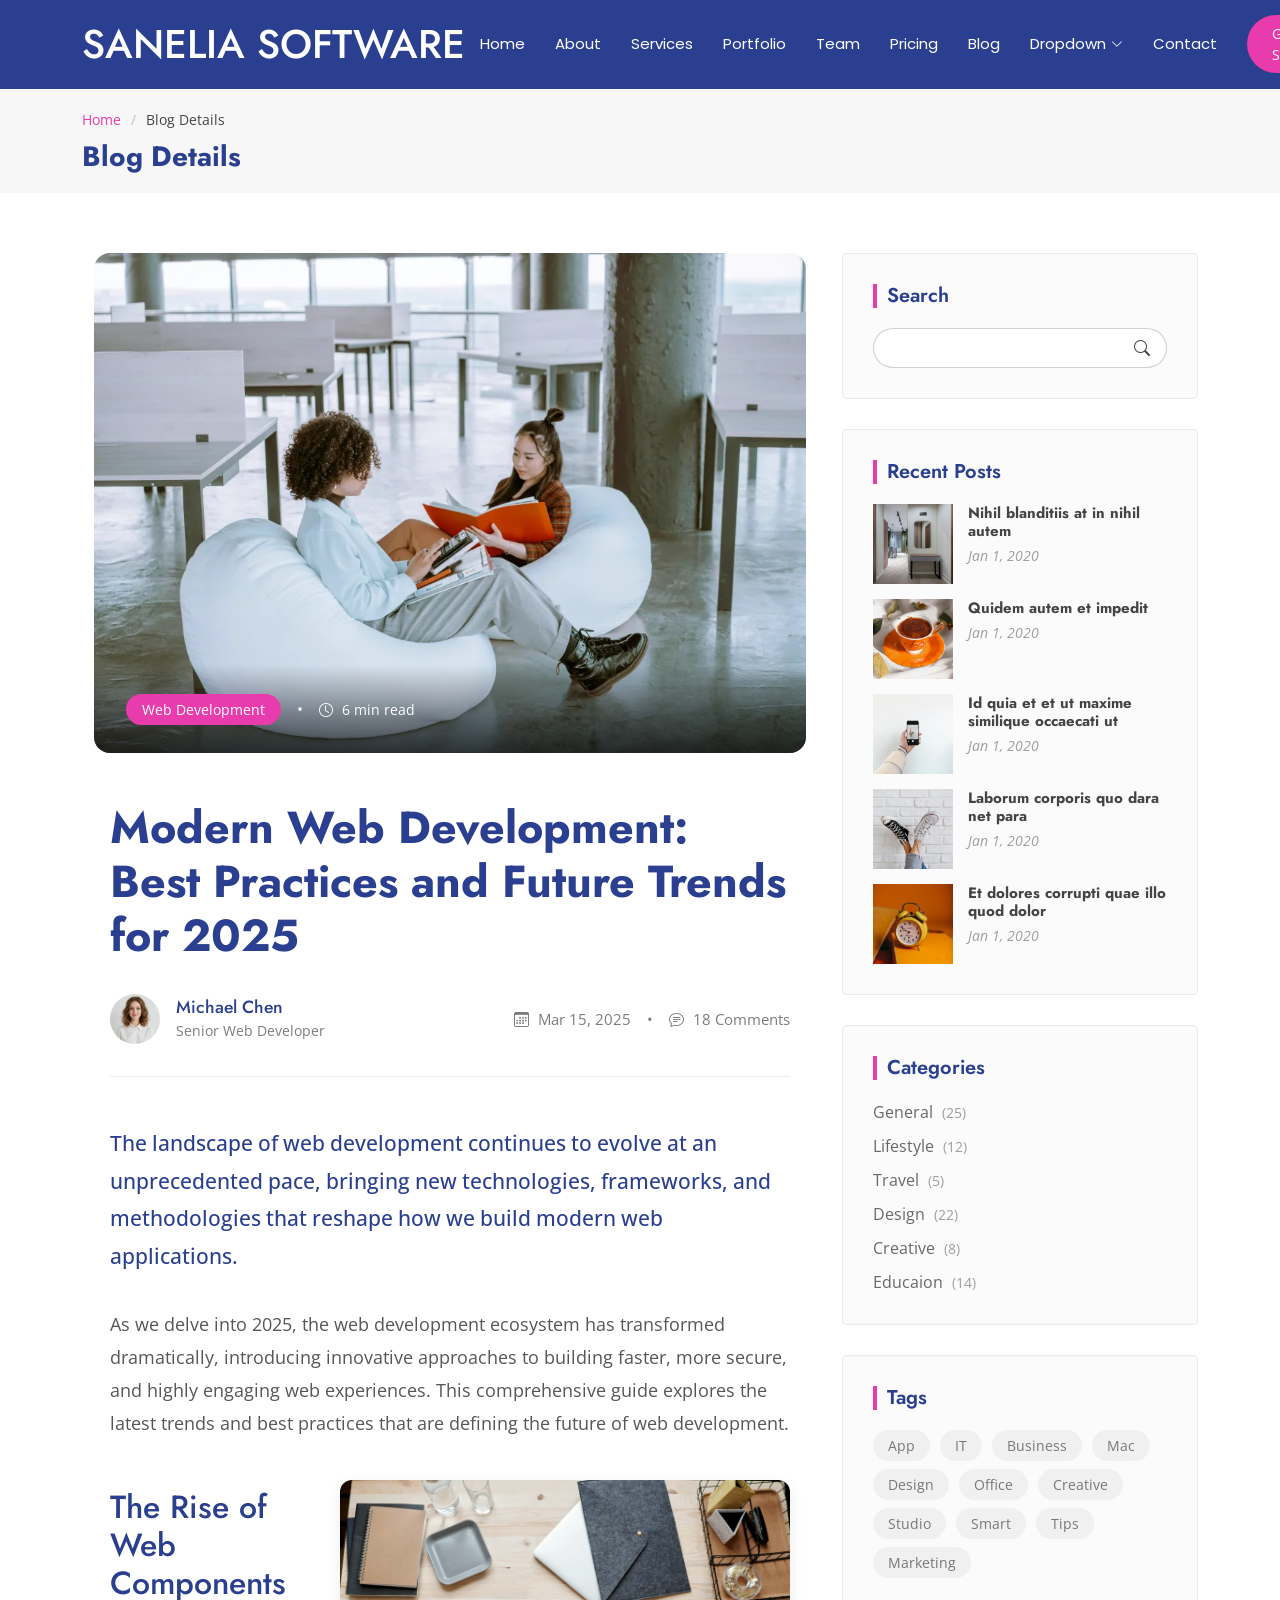
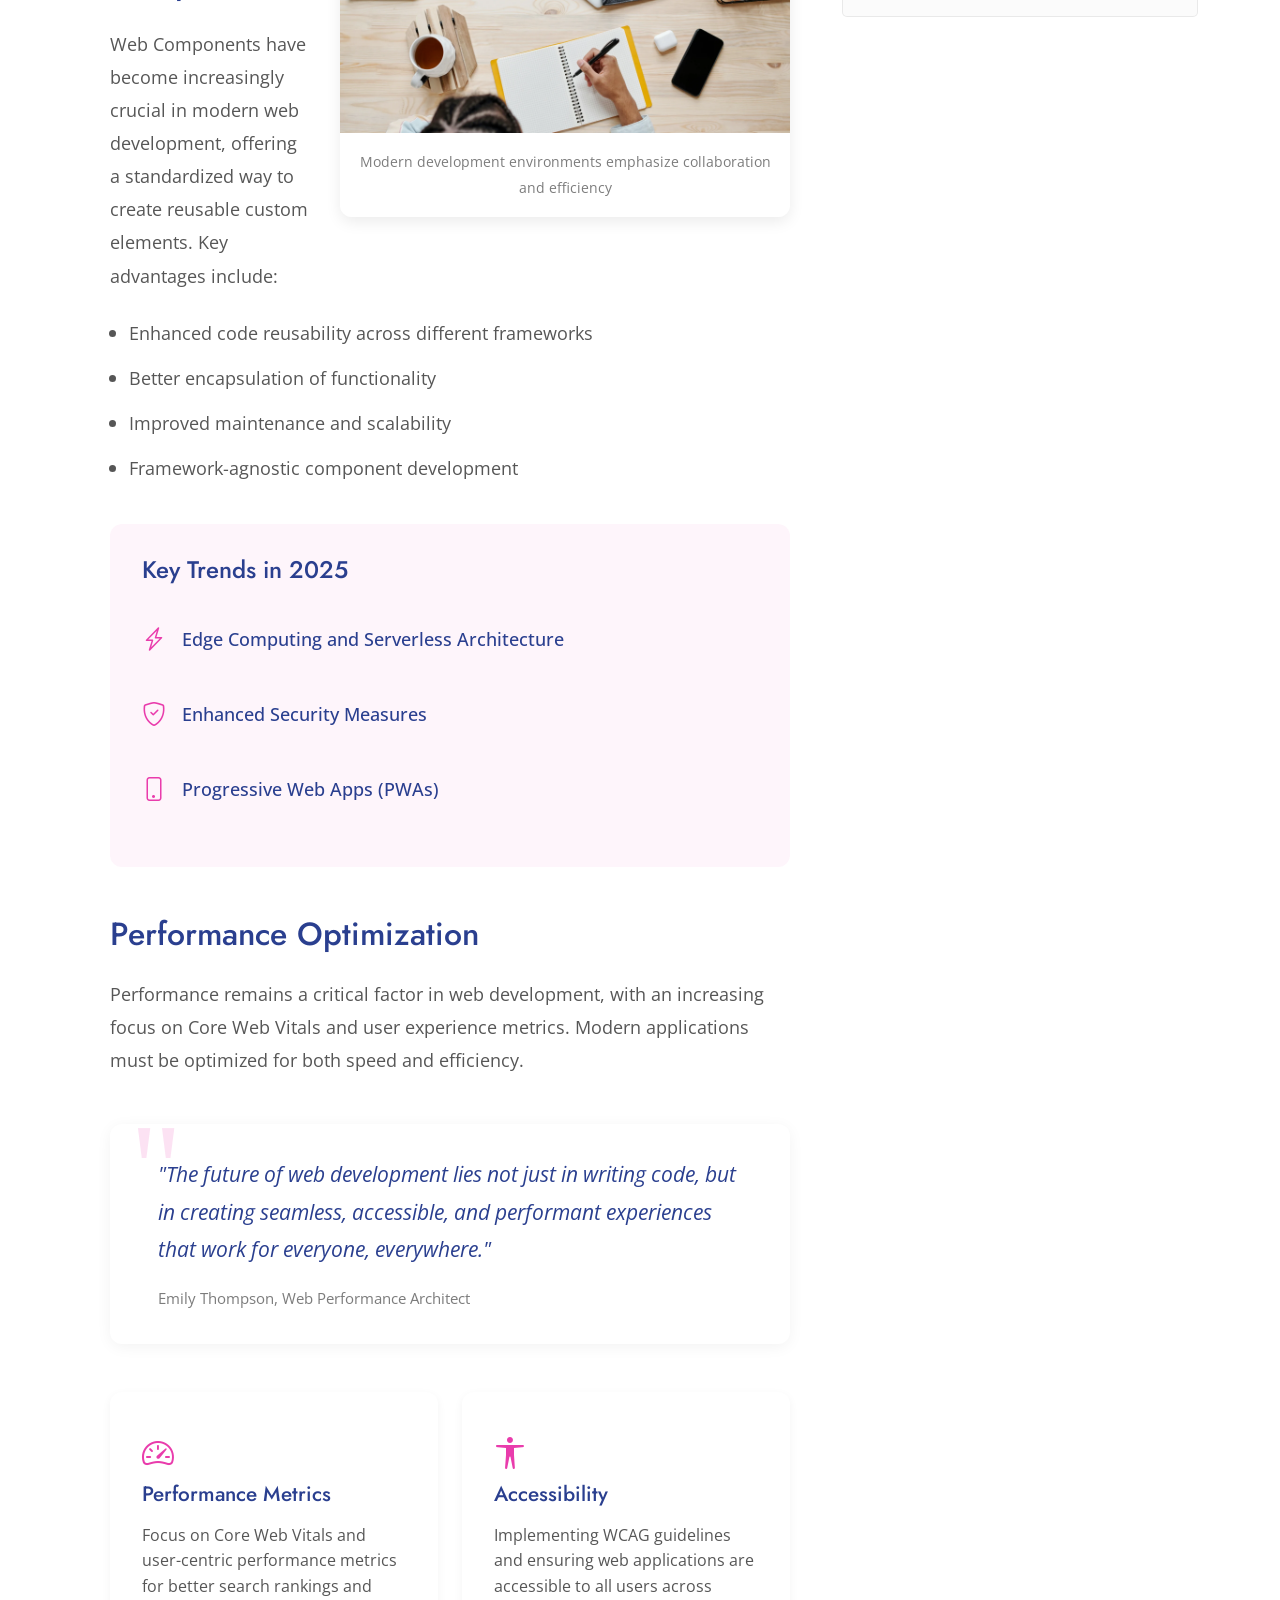
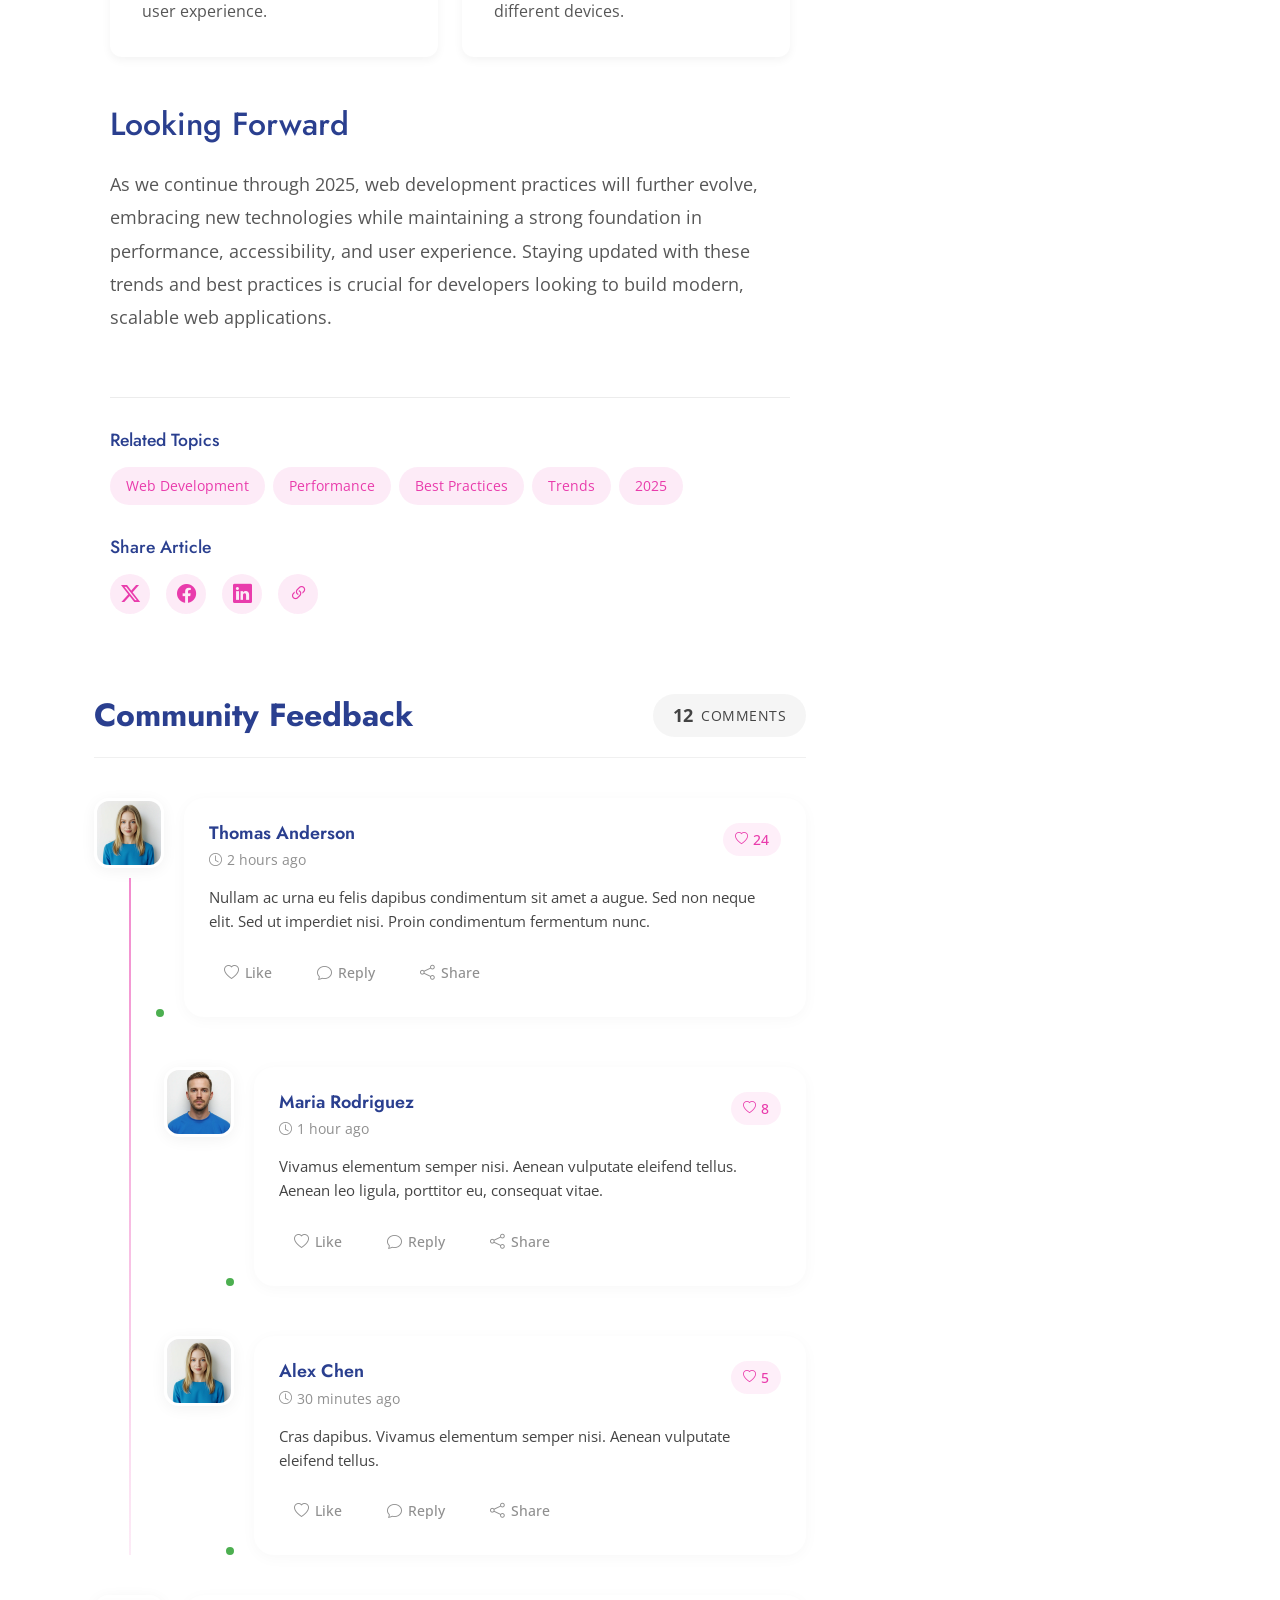
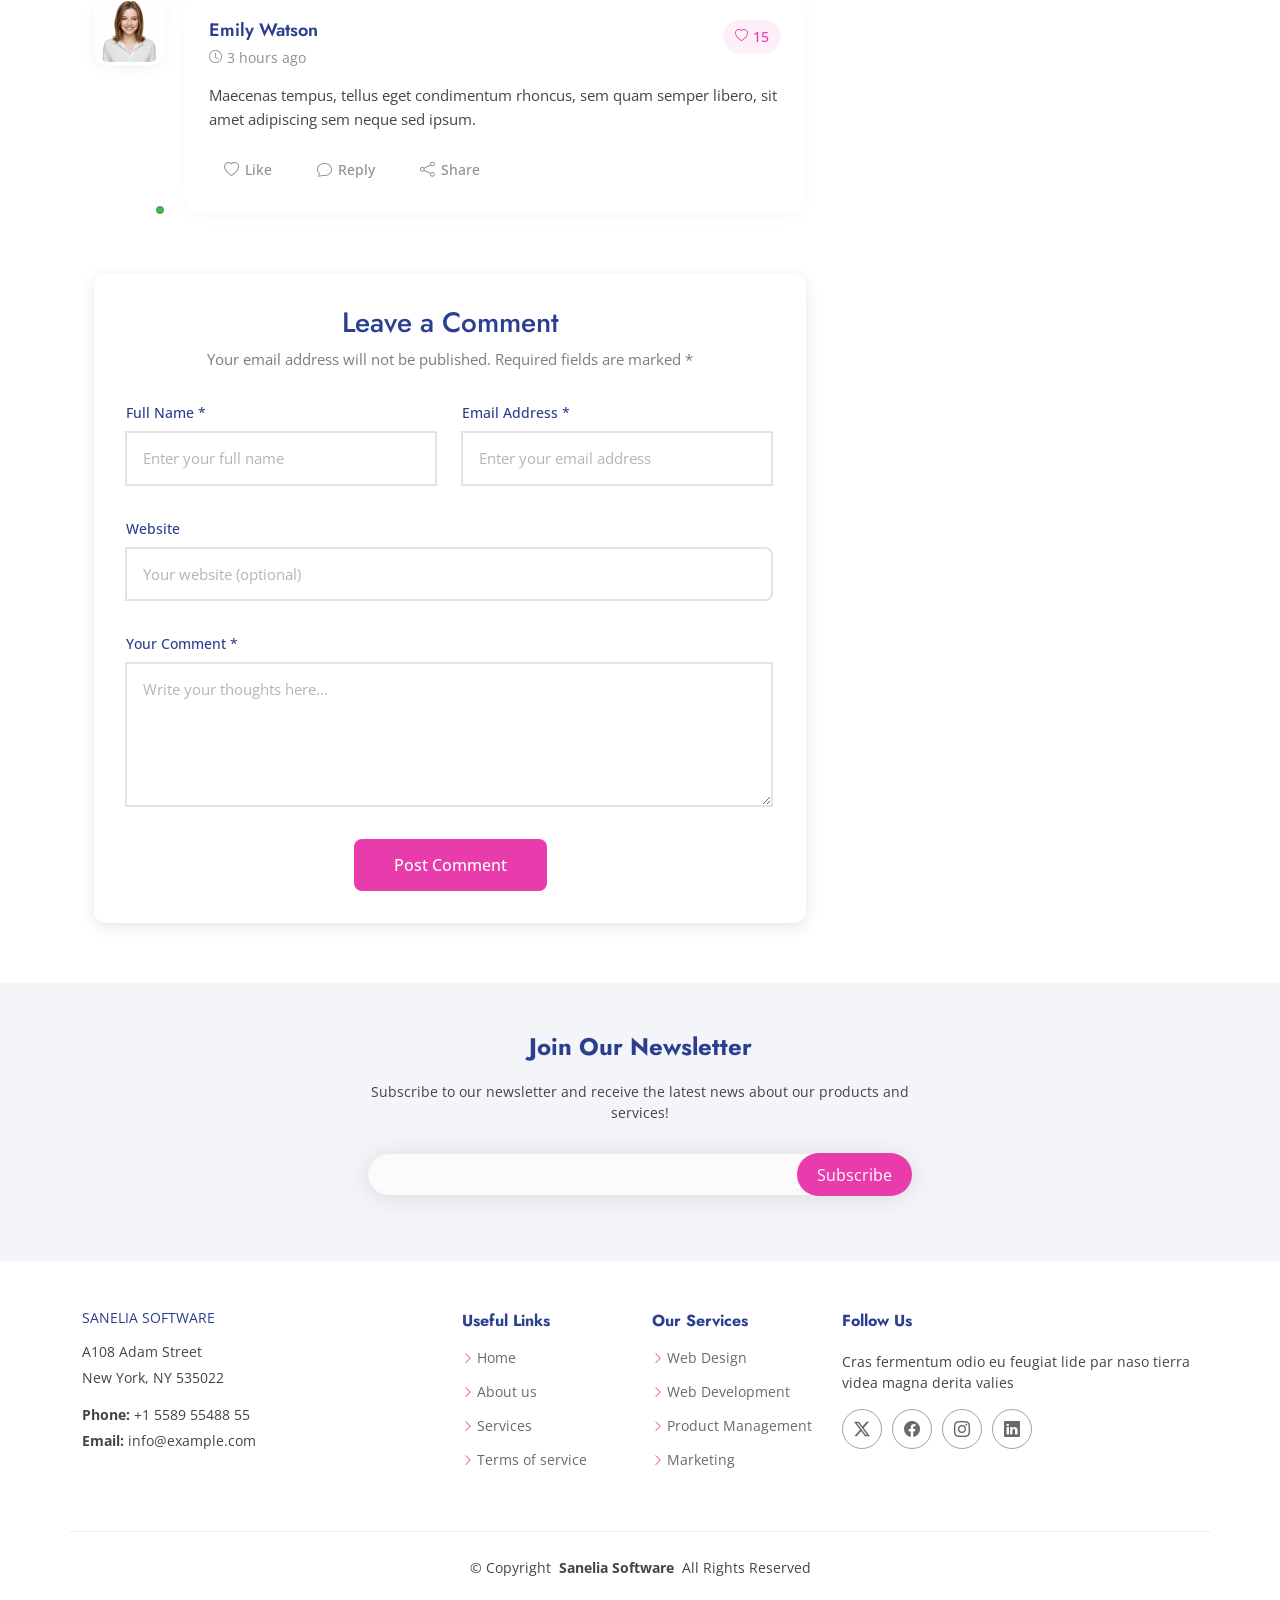
<file: blog-details.html>
<!DOCTYPE html>
<html lang="en">

<head>
  <meta charset="utf-8">
  <meta content="width=device-width, initial-scale=1.0" name="viewport">
  <title>Detalle del blog - Sanelia Software</title>
  <meta name="description" content="">
  <meta name="keywords" content="">

  <!-- Favicons -->
  <link href="assets/img/favicon.png" rel="icon">
  <link href="assets/img/apple-touch-icon.png" rel="apple-touch-icon">

  <!-- Fonts -->
  <link href="https://fonts.googleapis.com" rel="preconnect">
  <link href="https://fonts.gstatic.com" rel="preconnect" crossorigin>
  <link href="https://fonts.googleapis.com/css2?family=Open+Sans:ital,wght@0,300;0,400;0,500;0,600;0,700;0,800;1,300;1,400;1,500;1,600;1,700;1,800&family=Poppins:ital,wght@0,100;0,200;0,300;0,400;0,500;0,600;0,700;0,800;0,900;1,100;1,200;1,300;1,400;1,500;1,600;1,700;1,800;1,900&family=Jost:ital,wght@0,100;0,200;0,300;0,400;0,500;0,600;0,700;0,800;0,900;1,100;1,200;1,300;1,400;1,500;1,600;1,700;1,800;1,900&display=swap" rel="stylesheet">

  <!-- Vendor CSS Files -->
  <link href="assets/vendor/bootstrap/css/bootstrap.min.css" rel="stylesheet">
  <link href="assets/vendor/bootstrap-icons/bootstrap-icons.css" rel="stylesheet">
  <link href="assets/vendor/aos/aos.css" rel="stylesheet">
  <link href="assets/vendor/glightbox/css/glightbox.min.css" rel="stylesheet">
  <link href="assets/vendor/swiper/swiper-bundle.min.css" rel="stylesheet">

  <!-- Main CSS File -->
  <link href="assets/css/main.css" rel="stylesheet">

  <!-- =======================================================
  * Template Name: Arsha
  * Template URL: https://bootstrapmade.com/arsha-free-bootstrap-html-template-corporate/
  * Updated: Feb 22 2025 with Bootstrap v5.3.3
  * Author: BootstrapMade.com
  * License: https://bootstrapmade.com/license/
  ======================================================== -->
</head>

<body class="blog-details-page">

  <header id="header" class="header d-flex align-items-center sticky-top">
    <div class="container-fluid container-xl position-relative d-flex align-items-center">

      <a href="index.html" class="logo d-flex align-items-center me-auto">
        <!-- Uncomment the line below if you also wish to use an image logo -->
        <!-- <img src="assets/img/logo.webp" alt=""> -->
        <h1 class="sitename">Sanelia Software</h1>
      </a>

      <nav id="navmenu" class="navmenu">
        <ul>
          <li><a href="#hero">Home</a></li>
          <li><a href="#about">About</a></li>
          <li><a href="#services">Services</a></li>
          <li><a href="#portfolio">Portfolio</a></li>
          <li><a href="#team">Team</a></li>
          <li><a href="#pricing">Pricing</a></li>
          <li><a href="blog.html">Blog</a></li>
          <li class="dropdown"><a href="#"><span>Dropdown</span> <i class="bi bi-chevron-down toggle-dropdown"></i></a>
            <ul>
              <li><a href="#">Dropdown 1</a></li>
              <li class="dropdown"><a href="#"><span>Deep Dropdown</span> <i class="bi bi-chevron-down toggle-dropdown"></i></a>
                <ul>
                  <li><a href="#">Deep Dropdown 1</a></li>
                  <li><a href="#">Deep Dropdown 2</a></li>
                  <li><a href="#">Deep Dropdown 3</a></li>
                  <li><a href="#">Deep Dropdown 4</a></li>
                  <li><a href="#">Deep Dropdown 5</a></li>
                </ul>
              </li>
              <li><a href="#">Dropdown 2</a></li>
              <li><a href="#">Dropdown 3</a></li>
              <li><a href="#">Dropdown 4</a></li>
            </ul>
          </li>
          <li><a href="#contact">Contact</a></li>
        </ul>
        <i class="mobile-nav-toggle d-xl-none bi bi-list"></i>
      </nav>

      <a class="btn-getstarted" href="#about">Get Started</a>

    </div>
  </header>

  <main class="main">

    <!-- Page Title -->
    <div class="page-title" data-aos="fade">
      <div class="container">
        <nav class="breadcrumbs">
          <ol>
            <li><a href="index.html">Home</a></li>
            <li class="current">Blog Details</li>
          </ol>
        </nav>
        <h1>Blog Details</h1>
      </div>
    </div><!-- End Page Title -->

    <div class="container">
      <div class="row">

        <div class="col-lg-8">

          <!-- Blog Details Section -->
          <section id="blog-details" class="blog-details section">
            <div class="container" data-aos="fade-up">

              <article class="article">

                <div class="hero-img" data-aos="zoom-in">
                  <img src="assets/img/blog/blog-post-3.webp" alt="Featured blog image" class="img-fluid" loading="lazy">
                  <div class="meta-overlay">
                    <div class="meta-categories">
                      <a href="#" class="category">Web Development</a>
                      <span class="divider">•</span>
                      <span class="reading-time"><i class="bi bi-clock"></i> 6 min read</span>
                    </div>
                  </div>
                </div>

                <div class="article-content" data-aos="fade-up" data-aos-delay="100">
                  <div class="content-header">
                    <h1 class="title">Modern Web Development: Best Practices and Future Trends for 2025</h1>

                    <div class="author-info">
                      <div class="author-details">
                        <img src="assets/img/person/person-f-8.webp" alt="Author" class="author-img">
                        <div class="info">
                          <h4>Michael Chen</h4>
                          <span class="role">Senior Web Developer</span>
                        </div>
                      </div>
                      <div class="post-meta">
                        <span class="date"><i class="bi bi-calendar3"></i> Mar 15, 2025</span>
                        <span class="divider">•</span>
                        <span class="comments"><i class="bi bi-chat-text"></i> 18 Comments</span>
                      </div>
                    </div>
                  </div>

                  <div class="content">
                    <p class="lead">
                      The landscape of web development continues to evolve at an unprecedented pace, bringing new technologies, frameworks, and methodologies that reshape how we build modern web applications.
                    </p>

                    <p>
                      As we delve into 2025, the web development ecosystem has transformed dramatically, introducing innovative approaches to building faster, more secure, and highly engaging web experiences. This comprehensive guide explores the latest trends and best practices that are defining the future of web development.
                    </p>

                    <div class="content-image right-aligned">
                      <img src="assets/img/blog/blog-hero-2.webp" class="img-fluid" alt="Modern web development tools" loading="lazy">
                      <figcaption>Modern development environments emphasize collaboration and efficiency</figcaption>
                    </div>

                    <h2>The Rise of Web Components</h2>
                    <p>
                      Web Components have become increasingly crucial in modern web development, offering a standardized way to create reusable custom elements. Key advantages include:
                    </p>
                    <ul>
                      <li>Enhanced code reusability across different frameworks</li>
                      <li>Better encapsulation of functionality</li>
                      <li>Improved maintenance and scalability</li>
                      <li>Framework-agnostic component development</li>
                    </ul>

                    <div class="highlight-box">
                      <h3>Key Trends in 2025</h3>
                      <ul class="trend-list">
                        <li>
                          <i class="bi bi-lightning-charge"></i>
                          <span>Edge Computing and Serverless Architecture</span>
                        </li>
                        <li>
                          <i class="bi bi-shield-check"></i>
                          <span>Enhanced Security Measures</span>
                        </li>
                        <li>
                          <i class="bi bi-phone"></i>
                          <span>Progressive Web Apps (PWAs)</span>
                        </li>
                      </ul>
                    </div>

                    <h2>Performance Optimization</h2>
                    <p>
                      Performance remains a critical factor in web development, with an increasing focus on Core Web Vitals and user experience metrics. Modern applications must be optimized for both speed and efficiency.
                    </p>

                    <blockquote>
                      <p>
                        "The future of web development lies not just in writing code, but in creating seamless, accessible, and performant experiences that work for everyone, everywhere."
                      </p>
                      <cite>Emily Thompson, Web Performance Architect</cite>
                    </blockquote>

                    <div class="content-grid">
                      <div class="row g-4">
                        <div class="col-md-6">
                          <div class="info-card">
                            <i class="bi bi-speedometer2"></i>
                            <h4>Performance Metrics</h4>
                            <p>Focus on Core Web Vitals and user-centric performance metrics for better search rankings and user experience.</p>
                          </div>
                        </div>
                        <div class="col-md-6">
                          <div class="info-card">
                            <i class="bi bi-universal-access"></i>
                            <h4>Accessibility</h4>
                            <p>Implementing WCAG guidelines and ensuring web applications are accessible to all users across different devices.</p>
                          </div>
                        </div>
                      </div>
                    </div>

                    <h2>Looking Forward</h2>
                    <p>
                      As we continue through 2025, web development practices will further evolve, embracing new technologies while maintaining a strong foundation in performance, accessibility, and user experience. Staying updated with these trends and best practices is crucial for developers looking to build modern, scalable web applications.
                    </p>
                  </div>

                  <div class="meta-bottom">
                    <div class="tags-section">
                      <h4>Related Topics</h4>
                      <div class="tags">
                        <a href="#" class="tag">Web Development</a>
                        <a href="#" class="tag">Performance</a>
                        <a href="#" class="tag">Best Practices</a>
                        <a href="#" class="tag">Trends</a>
                        <a href="#" class="tag">2025</a>
                      </div>
                    </div>

                    <div class="share-section">
                      <h4>Share Article</h4>
                      <div class="social-links">
                        <a href="#" class="twitter"><i class="bi bi-twitter-x"></i></a>
                        <a href="#" class="facebook"><i class="bi bi-facebook"></i></a>
                        <a href="#" class="linkedin"><i class="bi bi-linkedin"></i></a>
                        <a href="#" class="copy-link" title="Copy Link"><i class="bi bi-link-45deg"></i></a>
                      </div>
                    </div>
                  </div>
                </div>

              </article>

            </div>
          </section><!-- /Blog Details Section -->

          <!-- Blog Comments Section -->
          <section id="blog-comments" class="blog-comments section">

            <div class="container" data-aos="fade-up" data-aos-delay="100">

              <div class="blog-comments-4">
                <div class="comments-header">
                  <h3 class="title">Community Feedback</h3>
                  <div class="comments-stats">
                    <span class="count">12</span>
                    <span class="label">Comments</span>
                  </div>
                </div>

                <div class="comments-container">
                  <!-- Comment #1 -->
                  <div class="comment-thread">
                    <div class="comment-box">
                      <div class="comment-wrapper">
                        <div class="avatar-wrapper">
                          <img src="assets/img/person/person-f-9.webp" alt="Avatar" loading="lazy">
                          <span class="status-indicator"></span>
                        </div>

                        <div class="comment-content">
                          <div class="comment-header">
                            <div class="user-info">
                              <h4>Thomas Anderson</h4>
                              <span class="time-badge">
                                <i class="bi bi-clock"></i>
                                2 hours ago
                              </span>
                            </div>
                            <div class="engagement">
                              <span class="likes">
                                <i class="bi bi-heart"></i>
                                24
                              </span>
                            </div>
                          </div>

                          <div class="comment-body">
                            <p>Nullam ac urna eu felis dapibus condimentum sit amet a augue. Sed non neque elit. Sed ut imperdiet nisi. Proin condimentum fermentum nunc.</p>
                          </div>

                          <div class="comment-actions">
                            <button class="action-btn like-btn" aria-label="Like comment">
                              <i class="bi bi-heart"></i>
                              <span>Like</span>
                            </button>
                            <button class="action-btn reply-btn" aria-label="Reply to comment">
                              <i class="bi bi-chat"></i>
                              <span>Reply</span>
                            </button>
                            <button class="action-btn share-btn" aria-label="Share comment">
                              <i class="bi bi-share"></i>
                              <span>Share</span>
                            </button>
                          </div>
                        </div>
                      </div>
                    </div>

                    <!-- Replies Container -->
                    <div class="replies-container">
                      <!-- Reply #1 -->
                      <div class="comment-box reply">
                        <div class="comment-wrapper">
                          <div class="avatar-wrapper">
                            <img src="assets/img/person/person-m-9.webp" alt="Avatar" loading="lazy">
                            <span class="status-indicator"></span>
                          </div>

                          <div class="comment-content">
                            <div class="comment-header">
                              <div class="user-info">
                                <h4>Maria Rodriguez</h4>
                                <span class="time-badge">
                                  <i class="bi bi-clock"></i>
                                  1 hour ago
                                </span>
                              </div>
                              <div class="engagement">
                                <span class="likes">
                                  <i class="bi bi-heart"></i>
                                  8
                                </span>
                              </div>
                            </div>

                            <div class="comment-body">
                              <p>Vivamus elementum semper nisi. Aenean vulputate eleifend tellus. Aenean leo ligula, porttitor eu, consequat vitae.</p>
                            </div>

                            <div class="comment-actions">
                              <button class="action-btn like-btn" aria-label="Like comment">
                                <i class="bi bi-heart"></i>
                                <span>Like</span>
                              </button>
                              <button class="action-btn reply-btn" aria-label="Reply to comment">
                                <i class="bi bi-chat"></i>
                                <span>Reply</span>
                              </button>
                              <button class="action-btn share-btn" aria-label="Share comment">
                                <i class="bi bi-share"></i>
                                <span>Share</span>
                              </button>
                            </div>
                          </div>
                        </div>
                      </div>

                      <!-- Reply #2 -->
                      <div class="comment-box reply">
                        <div class="comment-wrapper">
                          <div class="avatar-wrapper">
                            <img src="assets/img/person/person-f-9.webp" alt="Avatar" loading="lazy">
                            <span class="status-indicator"></span>
                          </div>

                          <div class="comment-content">
                            <div class="comment-header">
                              <div class="user-info">
                                <h4>Alex Chen</h4>
                                <span class="time-badge">
                                  <i class="bi bi-clock"></i>
                                  30 minutes ago
                                </span>
                              </div>
                              <div class="engagement">
                                <span class="likes">
                                  <i class="bi bi-heart"></i>
                                  5
                                </span>
                              </div>
                            </div>

                            <div class="comment-body">
                              <p>Cras dapibus. Vivamus elementum semper nisi. Aenean vulputate eleifend tellus.</p>
                            </div>

                            <div class="comment-actions">
                              <button class="action-btn like-btn" aria-label="Like comment">
                                <i class="bi bi-heart"></i>
                                <span>Like</span>
                              </button>
                              <button class="action-btn reply-btn" aria-label="Reply to comment">
                                <i class="bi bi-chat"></i>
                                <span>Reply</span>
                              </button>
                              <button class="action-btn share-btn" aria-label="Share comment">
                                <i class="bi bi-share"></i>
                                <span>Share</span>
                              </button>
                            </div>
                          </div>
                        </div>
                      </div>
                    </div>
                  </div>

                  <!-- Comment #2 -->
                  <div class="comment-thread">
                    <div class="comment-box">
                      <div class="comment-wrapper">
                        <div class="avatar-wrapper">
                          <img src="assets/img/person/person-f-7.webp" alt="Avatar" loading="lazy">
                          <span class="status-indicator"></span>
                        </div>

                        <div class="comment-content">
                          <div class="comment-header">
                            <div class="user-info">
                              <h4>Emily Watson</h4>
                              <span class="time-badge">
                                <i class="bi bi-clock"></i>
                                3 hours ago
                              </span>
                            </div>
                            <div class="engagement">
                              <span class="likes">
                                <i class="bi bi-heart"></i>
                                15
                              </span>
                            </div>
                          </div>

                          <div class="comment-body">
                            <p>Maecenas tempus, tellus eget condimentum rhoncus, sem quam semper libero, sit amet adipiscing sem neque sed ipsum.</p>
                          </div>

                          <div class="comment-actions">
                            <button class="action-btn like-btn" aria-label="Like comment">
                              <i class="bi bi-heart"></i>
                              <span>Like</span>
                            </button>
                            <button class="action-btn reply-btn" aria-label="Reply to comment">
                              <i class="bi bi-chat"></i>
                              <span>Reply</span>
                            </button>
                            <button class="action-btn share-btn" aria-label="Share comment">
                              <i class="bi bi-share"></i>
                              <span>Share</span>
                            </button>
                          </div>
                        </div>
                      </div>
                    </div>
                  </div>
                </div>
              </div>

            </div>

          </section><!-- /Blog Comments Section -->

          <!-- Blog Comment Form Section -->
          <section id="blog-comment-form" class="blog-comment-form section">

            <div class="container" data-aos="fade-up" data-aos-delay="100">

              <form method="post" role="form">

                <div class="form-header">
                  <h3>Leave a Comment</h3>
                  <p>Your email address will not be published. Required fields are marked *</p>
                </div>

                <div class="row gy-3">
                  <div class="col-md-6">
                    <div class="input-group">
                      <label for="name">Full Name *</label>
                      <input type="text" name="name" id="name" placeholder="Enter your full name" required="">
                      <span class="error-text">Please enter your name</span>
                    </div>
                  </div>

                  <div class="col-md-6">
                    <div class="input-group">
                      <label for="email">Email Address *</label>
                      <input type="email" name="email" id="email" placeholder="Enter your email address" required="">
                      <span class="error-text">Please enter a valid email address</span>
                    </div>
                  </div>

                  <div class="col-12">
                    <div class="input-group">
                      <label for="website">Website</label>
                      <input type="url" name="website" id="website" placeholder="Your website (optional)">
                    </div>
                  </div>

                  <div class="col-12">
                    <div class="input-group">
                      <label for="comment">Your Comment *</label>
                      <textarea name="comment" id="comment" rows="5" placeholder="Write your thoughts here..." required=""></textarea>
                      <span class="error-text">Please enter your comment</span>
                    </div>
                  </div>

                  <div class="col-12 text-center">
                    <button type="submit">Post Comment</button>
                  </div>
                </div>

              </form>

            </div>

          </section><!-- /Blog Comment Form Section -->

        </div>

        <div class="col-lg-4 sidebar">

          <div class="widgets-container" data-aos="fade-up" data-aos-delay="200">

            <!-- Search Widget -->
            <div class="search-widget widget-item">

              <h3 class="widget-title">Search</h3>
              <form action="">
                <input type="text">
                <button type="submit" title="Search"><i class="bi bi-search"></i></button>
              </form>

            </div><!--/Search Widget -->

            <!-- Recent Posts Widget -->
            <div class="recent-posts-widget widget-item">

              <h3 class="widget-title">Recent Posts</h3>

              <div class="post-item">
                <img src="assets/img/blog/blog-post-square-1.webp" alt="" class="flex-shrink-0">
                <div>
                  <h4><a href="blog-details.html">Nihil blanditiis at in nihil autem</a></h4>
                  <time datetime="2020-01-01">Jan 1, 2020</time>
                </div>
              </div><!-- End recent post item-->

              <div class="post-item">
                <img src="assets/img/blog/blog-post-square-2.webp" alt="" class="flex-shrink-0">
                <div>
                  <h4><a href="blog-details.html">Quidem autem et impedit</a></h4>
                  <time datetime="2020-01-01">Jan 1, 2020</time>
                </div>
              </div><!-- End recent post item-->

              <div class="post-item">
                <img src="assets/img/blog/blog-post-square-3.webp" alt="" class="flex-shrink-0">
                <div>
                  <h4><a href="blog-details.html">Id quia et et ut maxime similique occaecati ut</a></h4>
                  <time datetime="2020-01-01">Jan 1, 2020</time>
                </div>
              </div><!-- End recent post item-->

              <div class="post-item">
                <img src="assets/img/blog/blog-post-square-4.webp" alt="" class="flex-shrink-0">
                <div>
                  <h4><a href="blog-details.html">Laborum corporis quo dara net para</a></h4>
                  <time datetime="2020-01-01">Jan 1, 2020</time>
                </div>
              </div><!-- End recent post item-->

              <div class="post-item">
                <img src="assets/img/blog/blog-post-square-5.webp" alt="" class="flex-shrink-0">
                <div>
                  <h4><a href="blog-details.html">Et dolores corrupti quae illo quod dolor</a></h4>
                  <time datetime="2020-01-01">Jan 1, 2020</time>
                </div>
              </div><!-- End recent post item-->

            </div><!--/Recent Posts Widget -->

            <!-- Categories Widget -->
            <div class="categories-widget widget-item">

              <h3 class="widget-title">Categories</h3>
              <ul class="mt-3">
                <li><a href="#">General <span>(25)</span></a></li>
                <li><a href="#">Lifestyle <span>(12)</span></a></li>
                <li><a href="#">Travel <span>(5)</span></a></li>
                <li><a href="#">Design <span>(22)</span></a></li>
                <li><a href="#">Creative <span>(8)</span></a></li>
                <li><a href="#">Educaion <span>(14)</span></a></li>
              </ul>

            </div><!--/Categories Widget -->

            <!-- Tags Widget -->
            <div class="tags-widget widget-item">

              <h3 class="widget-title">Tags</h3>
              <ul>
                <li><a href="#">App</a></li>
                <li><a href="#">IT</a></li>
                <li><a href="#">Business</a></li>
                <li><a href="#">Mac</a></li>
                <li><a href="#">Design</a></li>
                <li><a href="#">Office</a></li>
                <li><a href="#">Creative</a></li>
                <li><a href="#">Studio</a></li>
                <li><a href="#">Smart</a></li>
                <li><a href="#">Tips</a></li>
                <li><a href="#">Marketing</a></li>
              </ul>

            </div><!--/Tags Widget -->

          </div>

        </div>

      </div>
    </div>

  </main>

  <footer id="footer" class="footer">

    <div class="footer-newsletter">
      <div class="container">
        <div class="row justify-content-center text-center">
          <div class="col-lg-6">
            <h4>Join Our Newsletter</h4>
            <p>Subscribe to our newsletter and receive the latest news about our products and services!</p>
            <form action="forms/newsletter.php" method="post" class="php-email-form">
              <div class="newsletter-form"><input type="email" name="email"><input type="submit" value="Subscribe"></div>
              <div class="loading">Loading</div>
              <div class="error-message"></div>
              <div class="sent-message">Your subscription request has been sent. Thank you!</div>
            </form>
          </div>
        </div>
      </div>
    </div>

    <div class="container footer-top">
      <div class="row gy-4">
        <div class="col-lg-4 col-md-6 footer-about">
          <a href="index.html" class="d-flex align-items-center">
            <span class="sitename">Sanelia Software</span>
          </a>
          <div class="footer-contact pt-3">
            <p>A108 Adam Street</p>
            <p>New York, NY 535022</p>
            <p class="mt-3"><strong>Phone:</strong> <span>+1 5589 55488 55</span></p>
            <p><strong>Email:</strong> <span>info@example.com</span></p>
          </div>
        </div>

        <div class="col-lg-2 col-md-3 footer-links">
          <h4>Useful Links</h4>
          <ul>
            <li><i class="bi bi-chevron-right"></i> <a href="#">Home</a></li>
            <li><i class="bi bi-chevron-right"></i> <a href="#">About us</a></li>
            <li><i class="bi bi-chevron-right"></i> <a href="#">Services</a></li>
            <li><i class="bi bi-chevron-right"></i> <a href="#">Terms of service</a></li>
          </ul>
        </div>

        <div class="col-lg-2 col-md-3 footer-links">
          <h4>Our Services</h4>
          <ul>
            <li><i class="bi bi-chevron-right"></i> <a href="#">Web Design</a></li>
            <li><i class="bi bi-chevron-right"></i> <a href="#">Web Development</a></li>
            <li><i class="bi bi-chevron-right"></i> <a href="#">Product Management</a></li>
            <li><i class="bi bi-chevron-right"></i> <a href="#">Marketing</a></li>
          </ul>
        </div>

        <div class="col-lg-4 col-md-12">
          <h4>Follow Us</h4>
          <p>Cras fermentum odio eu feugiat lide par naso tierra videa magna derita valies</p>
          <div class="social-links d-flex">
            <a href=""><i class="bi bi-twitter-x"></i></a>
            <a href=""><i class="bi bi-facebook"></i></a>
            <a href=""><i class="bi bi-instagram"></i></a>
            <a href=""><i class="bi bi-linkedin"></i></a>
          </div>
        </div>

      </div>
    </div>

    <div class="container copyright text-center mt-4">
      <p>© <span>Copyright</span> <strong class="px-1 sitename">Sanelia Software</strong> <span>All Rights Reserved</span></p>
    </div>

  </footer>

  <!-- Scroll Top -->
  <a href="#" id="scroll-top" class="scroll-top d-flex align-items-center justify-content-center"><i class="bi bi-arrow-up-short"></i></a>

  <!-- Preloader -->
  <div id="preloader"></div>

  <!-- Vendor JS Files -->
  <script src="assets/vendor/bootstrap/js/bootstrap.bundle.min.js"></script>
  <script src="assets/vendor/php-email-form/validate.js"></script>
  <script src="assets/vendor/aos/aos.js"></script>
  <script src="assets/vendor/glightbox/js/glightbox.min.js"></script>
  <script src="assets/vendor/swiper/swiper-bundle.min.js"></script>
  <script src="assets/vendor/waypoints/noframework.waypoints.js"></script>
  <script src="assets/vendor/imagesloaded/imagesloaded.pkgd.min.js"></script>
  <script src="assets/vendor/isotope-layout/isotope.pkgd.min.js"></script>

  <!-- Main JS File -->
  <script src="assets/js/main.js"></script>

</body>

</html>
</file>
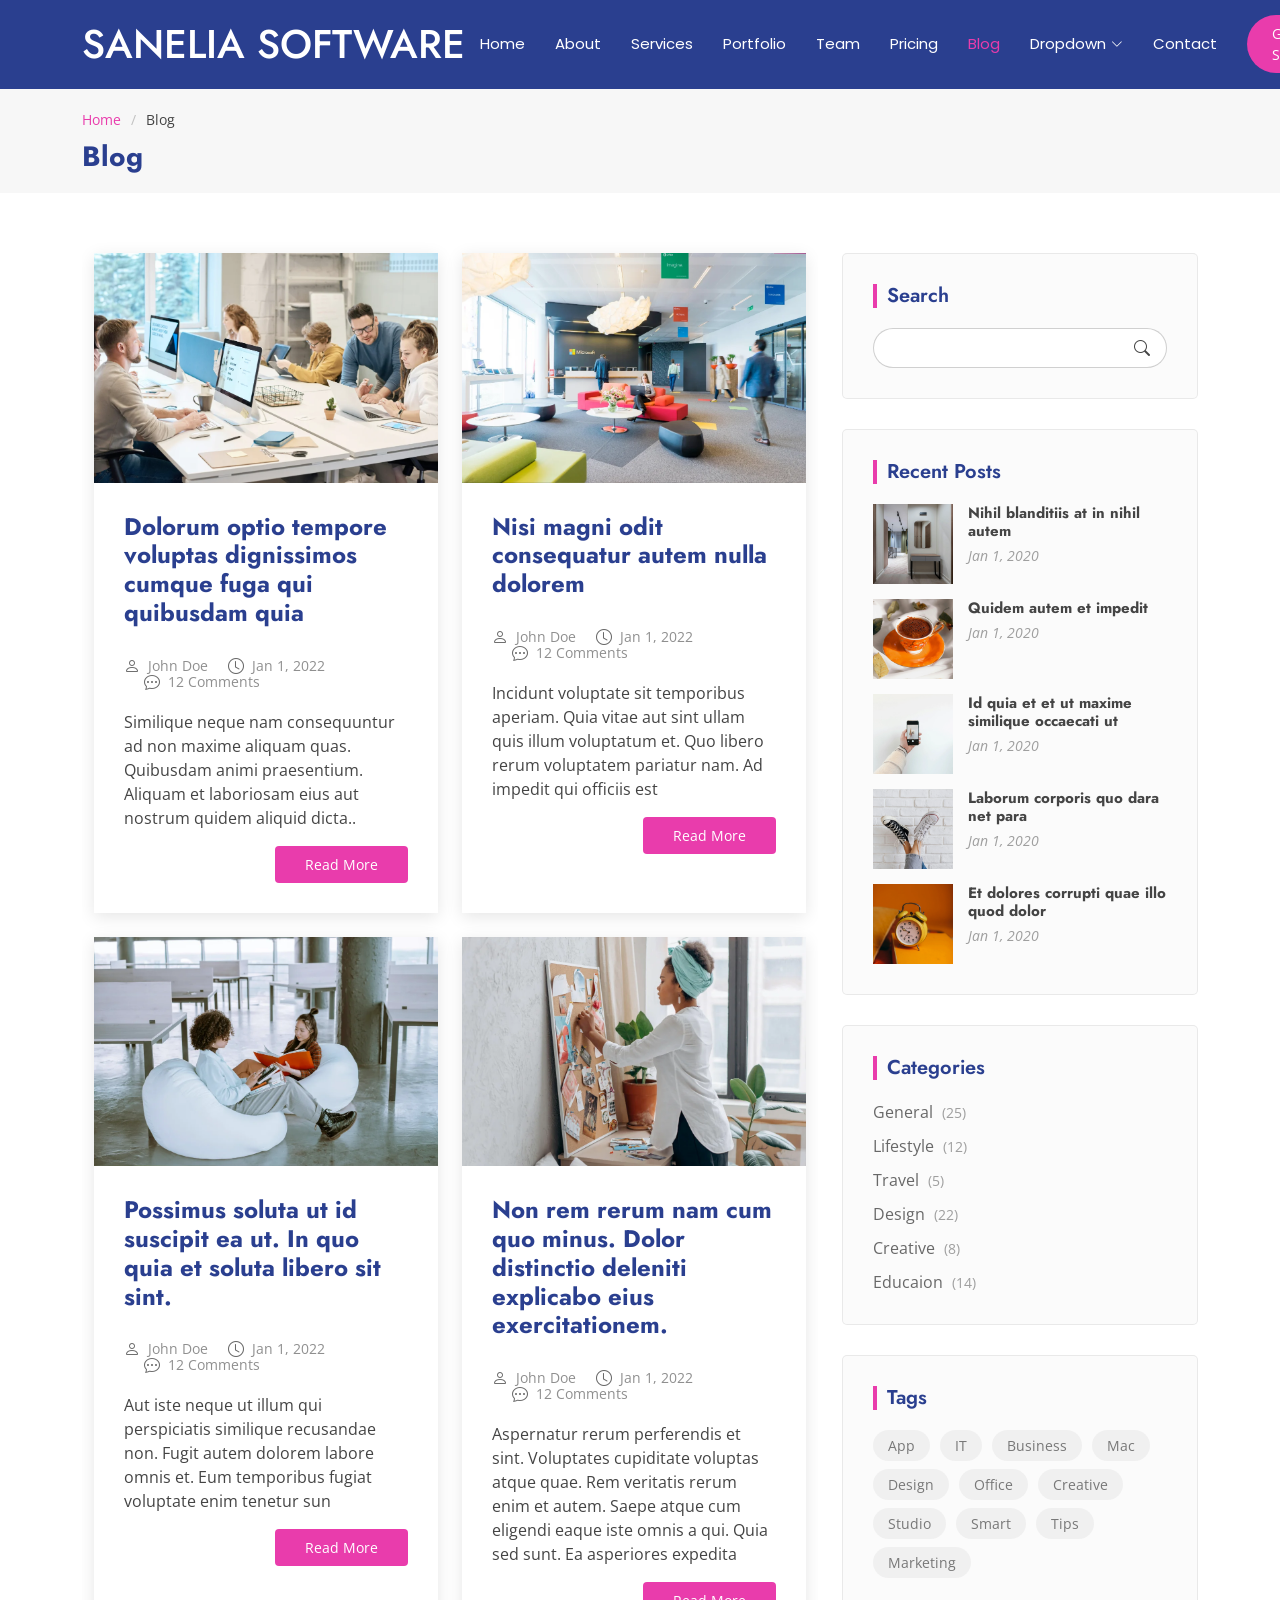
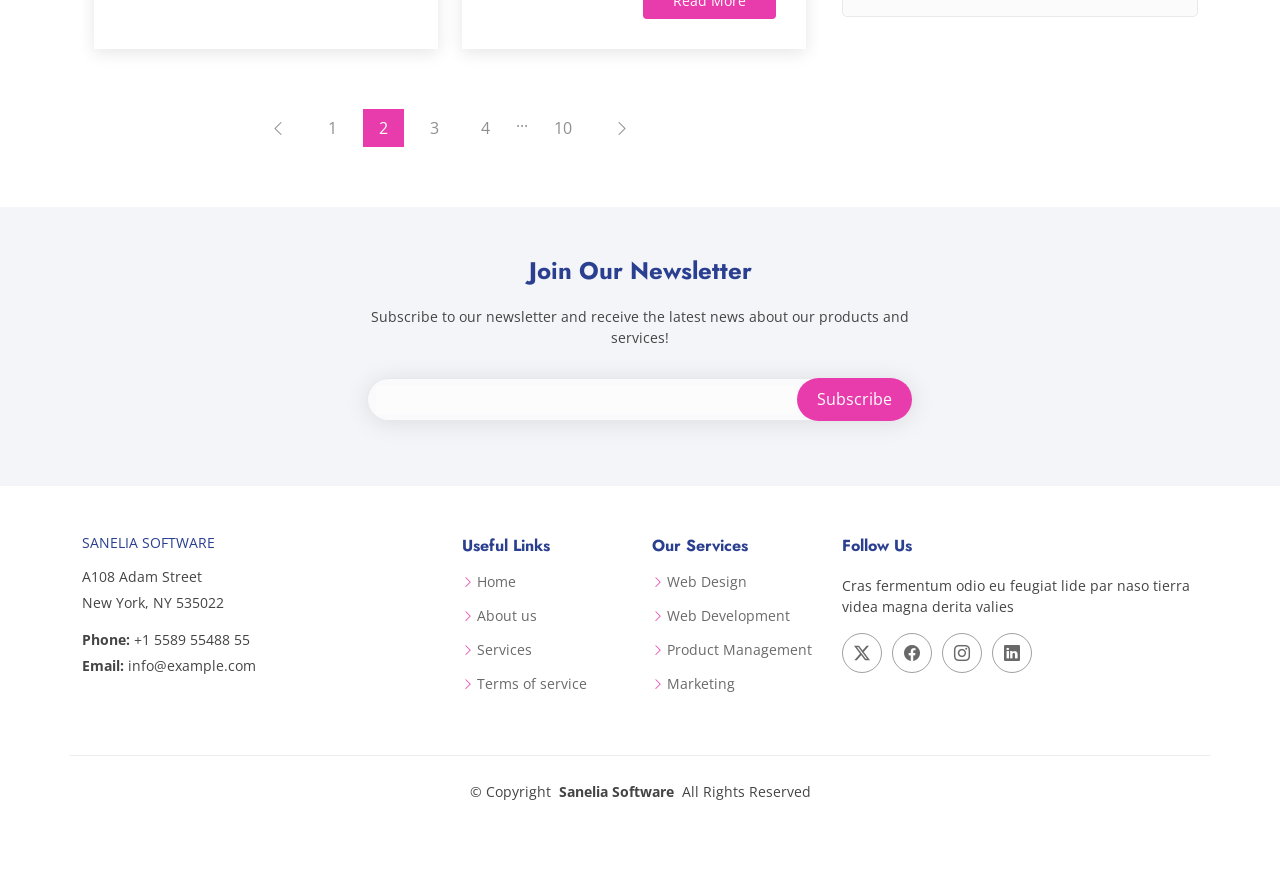
<file: blog.html>
<!DOCTYPE html>
<html lang="en">

<head>
  <meta charset="utf-8">
  <meta content="width=device-width, initial-scale=1.0" name="viewport">
  <title>Blog - Sanelia Software</title>
  <meta name="description" content="">
  <meta name="keywords" content="">

  <!-- Favicons -->
  <link href="assets/img/favicon.png" rel="icon">
  <link href="assets/img/apple-touch-icon.png" rel="apple-touch-icon">

  <!-- Fonts -->
  <link href="https://fonts.googleapis.com" rel="preconnect">
  <link href="https://fonts.gstatic.com" rel="preconnect" crossorigin>
  <link href="https://fonts.googleapis.com/css2?family=Open+Sans:ital,wght@0,300;0,400;0,500;0,600;0,700;0,800;1,300;1,400;1,500;1,600;1,700;1,800&family=Poppins:ital,wght@0,100;0,200;0,300;0,400;0,500;0,600;0,700;0,800;0,900;1,100;1,200;1,300;1,400;1,500;1,600;1,700;1,800;1,900&family=Jost:ital,wght@0,100;0,200;0,300;0,400;0,500;0,600;0,700;0,800;0,900;1,100;1,200;1,300;1,400;1,500;1,600;1,700;1,800;1,900&display=swap" rel="stylesheet">

  <!-- Vendor CSS Files -->
  <link href="assets/vendor/bootstrap/css/bootstrap.min.css" rel="stylesheet">
  <link href="assets/vendor/bootstrap-icons/bootstrap-icons.css" rel="stylesheet">
  <link href="assets/vendor/aos/aos.css" rel="stylesheet">
  <link href="assets/vendor/glightbox/css/glightbox.min.css" rel="stylesheet">
  <link href="assets/vendor/swiper/swiper-bundle.min.css" rel="stylesheet">

  <!-- Main CSS File -->
  <link href="assets/css/main.css" rel="stylesheet">

  <!-- =======================================================
  * Template Name: Arsha
  * Template URL: https://bootstrapmade.com/arsha-free-bootstrap-html-template-corporate/
  * Updated: Feb 22 2025 with Bootstrap v5.3.3
  * Author: BootstrapMade.com
  * License: https://bootstrapmade.com/license/
  ======================================================== -->
</head>

<body class="blog-page">

  <header id="header" class="header d-flex align-items-center sticky-top">
    <div class="container-fluid container-xl position-relative d-flex align-items-center">

      <a href="index.html" class="logo d-flex align-items-center me-auto">
        <!-- Uncomment the line below if you also wish to use an image logo -->
        <!-- <img src="assets/img/logo.webp" alt=""> -->
        <h1 class="sitename">Sanelia Software</h1>
      </a>

      <nav id="navmenu" class="navmenu">
        <ul>
          <li><a href="#hero">Home</a></li>
          <li><a href="#about">About</a></li>
          <li><a href="#services">Services</a></li>
          <li><a href="#portfolio">Portfolio</a></li>
          <li><a href="#team">Team</a></li>
          <li><a href="#pricing">Pricing</a></li>
          <li><a href="blog.html" class="active">Blog</a></li>
          <li class="dropdown"><a href="#"><span>Dropdown</span> <i class="bi bi-chevron-down toggle-dropdown"></i></a>
            <ul>
              <li><a href="#">Dropdown 1</a></li>
              <li class="dropdown"><a href="#"><span>Deep Dropdown</span> <i class="bi bi-chevron-down toggle-dropdown"></i></a>
                <ul>
                  <li><a href="#">Deep Dropdown 1</a></li>
                  <li><a href="#">Deep Dropdown 2</a></li>
                  <li><a href="#">Deep Dropdown 3</a></li>
                  <li><a href="#">Deep Dropdown 4</a></li>
                  <li><a href="#">Deep Dropdown 5</a></li>
                </ul>
              </li>
              <li><a href="#">Dropdown 2</a></li>
              <li><a href="#">Dropdown 3</a></li>
              <li><a href="#">Dropdown 4</a></li>
            </ul>
          </li>
          <li><a href="#contact">Contact</a></li>
        </ul>
        <i class="mobile-nav-toggle d-xl-none bi bi-list"></i>
      </nav>

      <a class="btn-getstarted" href="#about">Get Started</a>

    </div>
  </header>

  <main class="main">

    <!-- Page Title -->
    <div class="page-title" data-aos="fade">
      <div class="container">
        <nav class="breadcrumbs">
          <ol>
            <li><a href="index.html">Home</a></li>
            <li class="current">Blog</li>
          </ol>
        </nav>
        <h1>Blog</h1>
      </div>
    </div><!-- End Page Title -->

    <div class="container">
      <div class="row">

        <div class="col-lg-8">

          <!-- Blog Posts Section -->
          <section id="blog-posts" class="blog-posts section">

            <div class="container" data-aos="fade-up" data-aos-delay="100">

              <div class="row gy-4">

                <div class="col-lg-6">
                  <article>

                    <div class="post-img">
                      <img src="assets/img/blog/blog-post-1.webp" alt="" class="img-fluid">
                    </div>

                    <h2 class="title">
                      <a href="blog-details.html">Dolorum optio tempore voluptas dignissimos cumque fuga qui quibusdam quia</a>
                    </h2>

                    <div class="meta-top">
                      <ul>
                        <li class="d-flex align-items-center"><i class="bi bi-person"></i> <a href="blog-details.html">John Doe</a></li>
                        <li class="d-flex align-items-center"><i class="bi bi-clock"></i> <a href="blog-details.html"><time datetime="2022-01-01">Jan 1, 2022</time></a></li>
                        <li class="d-flex align-items-center"><i class="bi bi-chat-dots"></i> <a href="blog-details.html">12 Comments</a></li>
                      </ul>
                    </div>

                    <div class="content">
                      <p>
                        Similique neque nam consequuntur ad non maxime aliquam quas. Quibusdam animi praesentium. Aliquam et laboriosam eius aut nostrum quidem aliquid dicta..
                      </p>

                      <div class="read-more">
                        <a href="blog-details.html">Read More</a>
                      </div>
                    </div>

                  </article>
                </div><!-- End post list item -->

                <div class="col-lg-6">

                  <article>

                    <div class="post-img">
                      <img src="assets/img/blog/blog-post-2.webp" alt="" class="img-fluid">
                    </div>

                    <h2 class="title">
                      <a href="blog-details.html">Nisi magni odit consequatur autem nulla dolorem</a>
                    </h2>

                    <div class="meta-top">
                      <ul>
                        <li class="d-flex align-items-center"><i class="bi bi-person"></i> <a href="blog-details.html">John Doe</a></li>
                        <li class="d-flex align-items-center"><i class="bi bi-clock"></i> <a href="blog-details.html"><time datetime="2022-01-01">Jan 1, 2022</time></a></li>
                        <li class="d-flex align-items-center"><i class="bi bi-chat-dots"></i> <a href="blog-details.html">12 Comments</a></li>
                      </ul>
                    </div>

                    <div class="content">
                      <p>
                        Incidunt voluptate sit temporibus aperiam. Quia vitae aut sint ullam quis illum voluptatum et. Quo libero rerum voluptatem pariatur nam.
                        Ad impedit qui officiis est</p>
                      <div class="read-more">
                        <a href="blog-details.html">Read More</a>
                      </div>
                    </div>

                  </article>

                </div><!-- End post list item -->

                <div class="col-lg-6">

                  <article>

                    <div class="post-img">
                      <img src="assets/img/blog/blog-post-3.webp" alt="" class="img-fluid">
                    </div>

                    <h2 class="title">
                      <a href="blog-details.html">Possimus soluta ut id suscipit ea ut. In quo quia et soluta libero sit sint.</a>
                    </h2>

                    <div class="meta-top">
                      <ul>
                        <li class="d-flex align-items-center"><i class="bi bi-person"></i> <a href="blog-details.html">John Doe</a></li>
                        <li class="d-flex align-items-center"><i class="bi bi-clock"></i> <a href="blog-details.html"><time datetime="2022-01-01">Jan 1, 2022</time></a></li>
                        <li class="d-flex align-items-center"><i class="bi bi-chat-dots"></i> <a href="blog-details.html">12 Comments</a></li>
                      </ul>
                    </div>

                    <div class="content">
                      <p>
                        Aut iste neque ut illum qui perspiciatis similique recusandae non. Fugit autem dolorem labore omnis et. Eum temporibus fugiat voluptate enim tenetur sun</p>
                      <div class="read-more">
                        <a href="blog-details.html">Read More</a>
                      </div>
                    </div>

                  </article>

                </div><!-- End post list item -->

                <div class="col-lg-6">

                  <article>

                    <div class="post-img">
                      <img src="assets/img/blog/blog-post-4.webp" alt="" class="img-fluid">
                    </div>

                    <h2 class="title">
                      <a href="blog-details.html">Non rem rerum nam cum quo minus. Dolor distinctio deleniti explicabo eius exercitationem.</a>
                    </h2>

                    <div class="meta-top">
                      <ul>
                        <li class="d-flex align-items-center"><i class="bi bi-person"></i> <a href="blog-details.html">John Doe</a></li>
                        <li class="d-flex align-items-center"><i class="bi bi-clock"></i> <a href="blog-details.html"><time datetime="2022-01-01">Jan 1, 2022</time></a></li>
                        <li class="d-flex align-items-center"><i class="bi bi-chat-dots"></i> <a href="blog-details.html">12 Comments</a></li>
                      </ul>
                    </div>

                    <div class="content">
                      <p>
                        Aspernatur rerum perferendis et sint. Voluptates cupiditate voluptas atque quae. Rem veritatis rerum enim et autem. Saepe atque cum eligendi eaque iste omnis a qui.
                        Quia sed sunt. Ea asperiores expedita <br></p>
                      <div class="read-more">
                        <a href="blog-details.html">Read More</a>
                      </div>
                    </div>

                  </article>

                </div><!-- End post list item -->

              </div><!-- End blog posts list -->

            </div>

          </section><!-- /Blog Posts Section -->

          <!-- Pagination 2 Section -->
          <section id="pagination-2" class="pagination-2 section">

            <div class="container">
              <div class="d-flex justify-content-center">
                <ul>
                  <li><a href="#"><i class="bi bi-chevron-left"></i></a></li>
                  <li><a href="#">1</a></li>
                  <li><a href="#" class="active">2</a></li>
                  <li><a href="#">3</a></li>
                  <li><a href="#">4</a></li>
                  <li>...</li>
                  <li><a href="#">10</a></li>
                  <li><a href="#"><i class="bi bi-chevron-right"></i></a></li>
                </ul>
              </div>
            </div>

          </section><!-- /Pagination 2 Section -->

        </div>

        <div class="col-lg-4 sidebar">

          <div class="widgets-container" data-aos="fade-up" data-aos-delay="200">

            <!-- Search Widget -->
            <div class="search-widget widget-item">

              <h3 class="widget-title">Search</h3>
              <form action="">
                <input type="text">
                <button type="submit" title="Search"><i class="bi bi-search"></i></button>
              </form>

            </div><!--/Search Widget -->

            <!-- Recent Posts Widget -->
            <div class="recent-posts-widget widget-item">

              <h3 class="widget-title">Recent Posts</h3>

              <div class="post-item">
                <img src="assets/img/blog/blog-post-square-1.webp" alt="" class="flex-shrink-0">
                <div>
                  <h4><a href="blog-details.html">Nihil blanditiis at in nihil autem</a></h4>
                  <time datetime="2020-01-01">Jan 1, 2020</time>
                </div>
              </div><!-- End recent post item-->

              <div class="post-item">
                <img src="assets/img/blog/blog-post-square-2.webp" alt="" class="flex-shrink-0">
                <div>
                  <h4><a href="blog-details.html">Quidem autem et impedit</a></h4>
                  <time datetime="2020-01-01">Jan 1, 2020</time>
                </div>
              </div><!-- End recent post item-->

              <div class="post-item">
                <img src="assets/img/blog/blog-post-square-3.webp" alt="" class="flex-shrink-0">
                <div>
                  <h4><a href="blog-details.html">Id quia et et ut maxime similique occaecati ut</a></h4>
                  <time datetime="2020-01-01">Jan 1, 2020</time>
                </div>
              </div><!-- End recent post item-->

              <div class="post-item">
                <img src="assets/img/blog/blog-post-square-4.webp" alt="" class="flex-shrink-0">
                <div>
                  <h4><a href="blog-details.html">Laborum corporis quo dara net para</a></h4>
                  <time datetime="2020-01-01">Jan 1, 2020</time>
                </div>
              </div><!-- End recent post item-->

              <div class="post-item">
                <img src="assets/img/blog/blog-post-square-5.webp" alt="" class="flex-shrink-0">
                <div>
                  <h4><a href="blog-details.html">Et dolores corrupti quae illo quod dolor</a></h4>
                  <time datetime="2020-01-01">Jan 1, 2020</time>
                </div>
              </div><!-- End recent post item-->

            </div><!--/Recent Posts Widget -->

            <!-- Categories Widget -->
            <div class="categories-widget widget-item">

              <h3 class="widget-title">Categories</h3>
              <ul class="mt-3">
                <li><a href="#">General <span>(25)</span></a></li>
                <li><a href="#">Lifestyle <span>(12)</span></a></li>
                <li><a href="#">Travel <span>(5)</span></a></li>
                <li><a href="#">Design <span>(22)</span></a></li>
                <li><a href="#">Creative <span>(8)</span></a></li>
                <li><a href="#">Educaion <span>(14)</span></a></li>
              </ul>

            </div><!--/Categories Widget -->

            <!-- Tags Widget -->
            <div class="tags-widget widget-item">

              <h3 class="widget-title">Tags</h3>
              <ul>
                <li><a href="#">App</a></li>
                <li><a href="#">IT</a></li>
                <li><a href="#">Business</a></li>
                <li><a href="#">Mac</a></li>
                <li><a href="#">Design</a></li>
                <li><a href="#">Office</a></li>
                <li><a href="#">Creative</a></li>
                <li><a href="#">Studio</a></li>
                <li><a href="#">Smart</a></li>
                <li><a href="#">Tips</a></li>
                <li><a href="#">Marketing</a></li>
              </ul>

            </div><!--/Tags Widget -->

          </div>

        </div>

      </div>
    </div>

  </main>

  <footer id="footer" class="footer">

    <div class="footer-newsletter">
      <div class="container">
        <div class="row justify-content-center text-center">
          <div class="col-lg-6">
            <h4>Join Our Newsletter</h4>
            <p>Subscribe to our newsletter and receive the latest news about our products and services!</p>
            <form action="forms/newsletter.php" method="post" class="php-email-form">
              <div class="newsletter-form"><input type="email" name="email"><input type="submit" value="Subscribe"></div>
              <div class="loading">Loading</div>
              <div class="error-message"></div>
              <div class="sent-message">Your subscription request has been sent. Thank you!</div>
            </form>
          </div>
        </div>
      </div>
    </div>

    <div class="container footer-top">
      <div class="row gy-4">
        <div class="col-lg-4 col-md-6 footer-about">
          <a href="index.html" class="d-flex align-items-center">
            <span class="sitename">Sanelia Software</span>
          </a>
          <div class="footer-contact pt-3">
            <p>A108 Adam Street</p>
            <p>New York, NY 535022</p>
            <p class="mt-3"><strong>Phone:</strong> <span>+1 5589 55488 55</span></p>
            <p><strong>Email:</strong> <span>info@example.com</span></p>
          </div>
        </div>

        <div class="col-lg-2 col-md-3 footer-links">
          <h4>Useful Links</h4>
          <ul>
            <li><i class="bi bi-chevron-right"></i> <a href="#">Home</a></li>
            <li><i class="bi bi-chevron-right"></i> <a href="#">About us</a></li>
            <li><i class="bi bi-chevron-right"></i> <a href="#">Services</a></li>
            <li><i class="bi bi-chevron-right"></i> <a href="#">Terms of service</a></li>
          </ul>
        </div>

        <div class="col-lg-2 col-md-3 footer-links">
          <h4>Our Services</h4>
          <ul>
            <li><i class="bi bi-chevron-right"></i> <a href="#">Web Design</a></li>
            <li><i class="bi bi-chevron-right"></i> <a href="#">Web Development</a></li>
            <li><i class="bi bi-chevron-right"></i> <a href="#">Product Management</a></li>
            <li><i class="bi bi-chevron-right"></i> <a href="#">Marketing</a></li>
          </ul>
        </div>

        <div class="col-lg-4 col-md-12">
          <h4>Follow Us</h4>
          <p>Cras fermentum odio eu feugiat lide par naso tierra videa magna derita valies</p>
          <div class="social-links d-flex">
            <a href=""><i class="bi bi-twitter-x"></i></a>
            <a href=""><i class="bi bi-facebook"></i></a>
            <a href=""><i class="bi bi-instagram"></i></a>
            <a href=""><i class="bi bi-linkedin"></i></a>
          </div>
        </div>

      </div>
    </div>

    <div class="container copyright text-center mt-4">
      <p>© <span>Copyright</span> <strong class="px-1 sitename">Sanelia Software</strong> <span>All Rights Reserved</span></p>
    </div>

  </footer>

  <!-- Scroll Top -->
  <a href="#" id="scroll-top" class="scroll-top d-flex align-items-center justify-content-center"><i class="bi bi-arrow-up-short"></i></a>

  <!-- Preloader -->
  <div id="preloader"></div>

  <!-- Vendor JS Files -->
  <script src="assets/vendor/bootstrap/js/bootstrap.bundle.min.js"></script>
  <script src="assets/vendor/php-email-form/validate.js"></script>
  <script src="assets/vendor/aos/aos.js"></script>
  <script src="assets/vendor/glightbox/js/glightbox.min.js"></script>
  <script src="assets/vendor/swiper/swiper-bundle.min.js"></script>
  <script src="assets/vendor/waypoints/noframework.waypoints.js"></script>
  <script src="assets/vendor/imagesloaded/imagesloaded.pkgd.min.js"></script>
  <script src="assets/vendor/isotope-layout/isotope.pkgd.min.js"></script>

  <!-- Main JS File -->
  <script src="assets/js/main.js"></script>

</body>

</html>
</file>
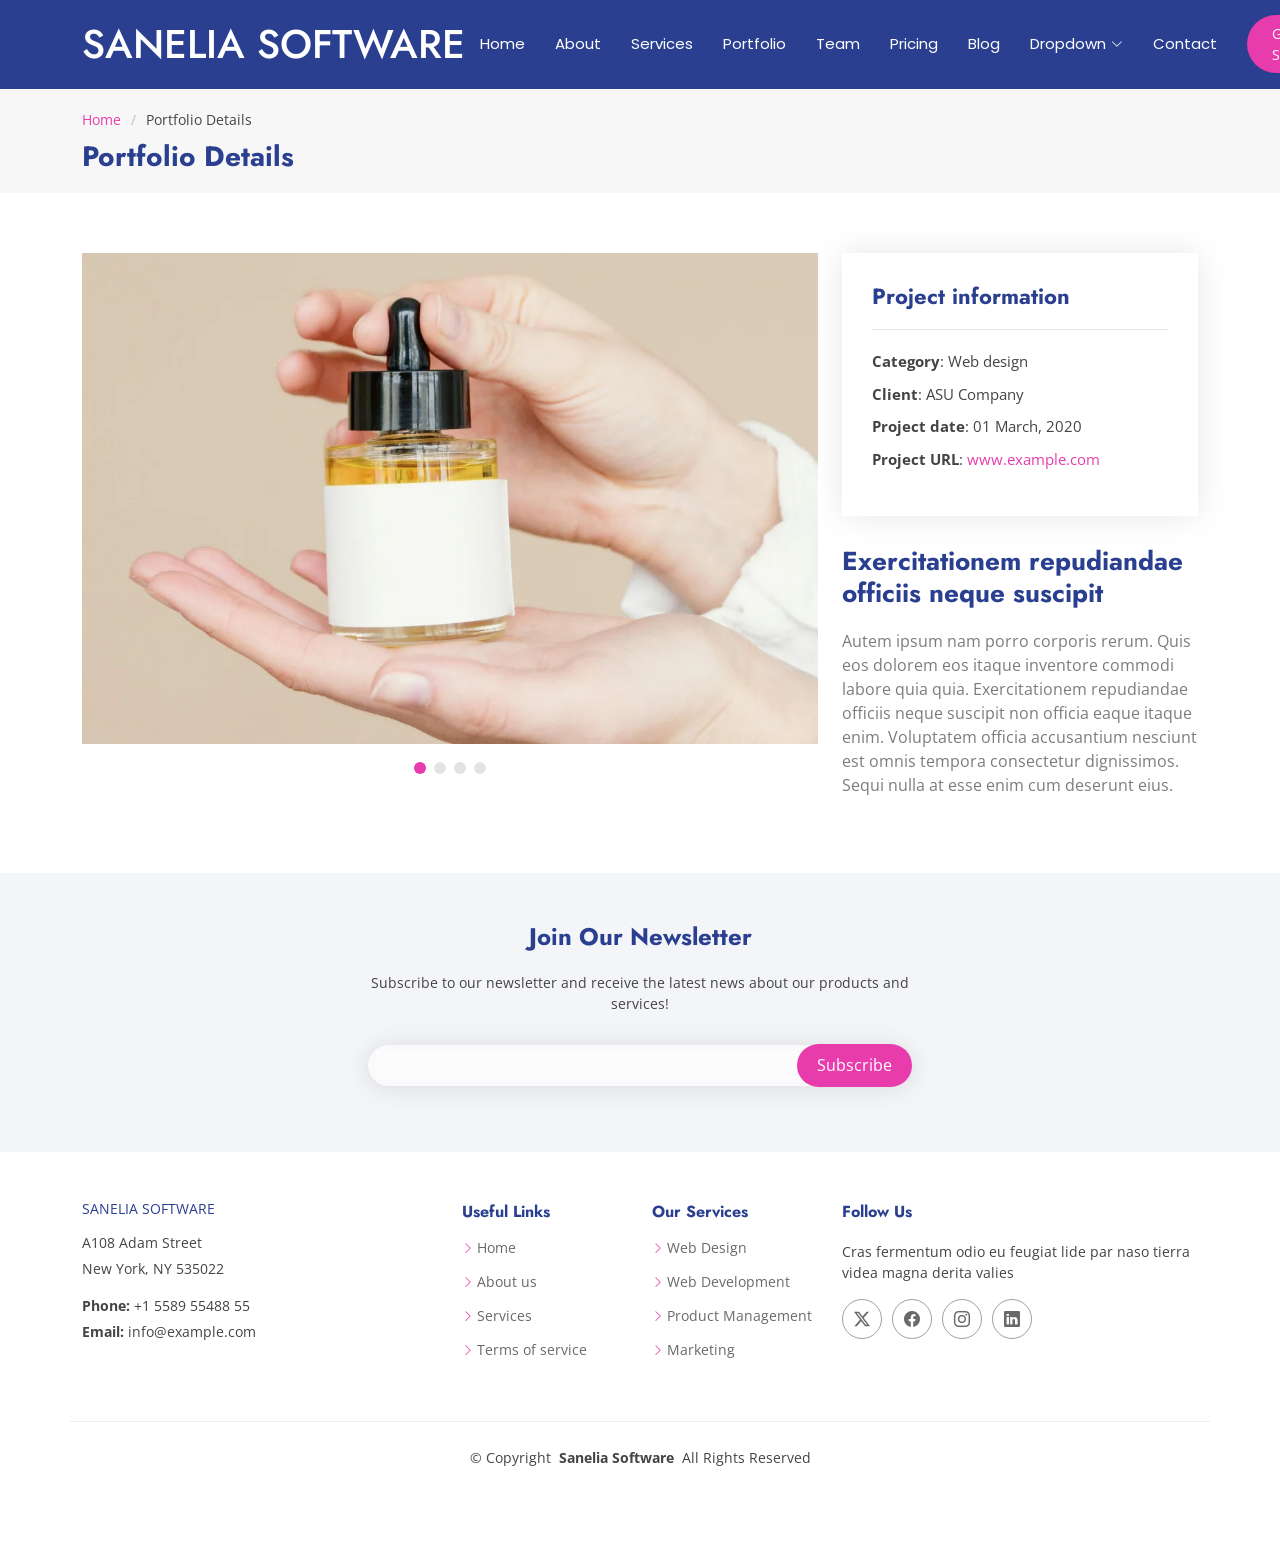
<file: portfolio-details.html>
<!DOCTYPE html>
<html lang="en">

<head>
  <meta charset="utf-8">
  <meta content="width=device-width, initial-scale=1.0" name="viewport">
  <title>Detalle del portafolio - Sanelia Software</title>
  <meta name="description" content="">
  <meta name="keywords" content="">

  <!-- Favicons -->
  <link href="assets/img/favicon.png" rel="icon">
  <link href="assets/img/apple-touch-icon.png" rel="apple-touch-icon">

  <!-- Fonts -->
  <link href="https://fonts.googleapis.com" rel="preconnect">
  <link href="https://fonts.gstatic.com" rel="preconnect" crossorigin>
  <link href="https://fonts.googleapis.com/css2?family=Open+Sans:ital,wght@0,300;0,400;0,500;0,600;0,700;0,800;1,300;1,400;1,500;1,600;1,700;1,800&family=Poppins:ital,wght@0,100;0,200;0,300;0,400;0,500;0,600;0,700;0,800;0,900;1,100;1,200;1,300;1,400;1,500;1,600;1,700;1,800;1,900&family=Jost:ital,wght@0,100;0,200;0,300;0,400;0,500;0,600;0,700;0,800;0,900;1,100;1,200;1,300;1,400;1,500;1,600;1,700;1,800;1,900&display=swap" rel="stylesheet">

  <!-- Vendor CSS Files -->
  <link href="assets/vendor/bootstrap/css/bootstrap.min.css" rel="stylesheet">
  <link href="assets/vendor/bootstrap-icons/bootstrap-icons.css" rel="stylesheet">
  <link href="assets/vendor/aos/aos.css" rel="stylesheet">
  <link href="assets/vendor/glightbox/css/glightbox.min.css" rel="stylesheet">
  <link href="assets/vendor/swiper/swiper-bundle.min.css" rel="stylesheet">

  <!-- Main CSS File -->
  <link href="assets/css/main.css" rel="stylesheet">

  <!-- =======================================================
  * Template Name: Arsha
  * Template URL: https://bootstrapmade.com/arsha-free-bootstrap-html-template-corporate/
  * Updated: Feb 22 2025 with Bootstrap v5.3.3
  * Author: BootstrapMade.com
  * License: https://bootstrapmade.com/license/
  ======================================================== -->
</head>

<body class="portfolio-details-page">

  <header id="header" class="header d-flex align-items-center sticky-top">
    <div class="container-fluid container-xl position-relative d-flex align-items-center">

      <a href="index.html" class="logo d-flex align-items-center me-auto">
        <!-- Uncomment the line below if you also wish to use an image logo -->
        <!-- <img src="assets/img/logo.webp" alt=""> -->
        <h1 class="sitename">Sanelia Software</h1>
      </a>

      <nav id="navmenu" class="navmenu">
        <ul>
          <li><a href="#hero">Home</a></li>
          <li><a href="#about">About</a></li>
          <li><a href="#services">Services</a></li>
          <li><a href="#portfolio">Portfolio</a></li>
          <li><a href="#team">Team</a></li>
          <li><a href="#pricing">Pricing</a></li>
          <li><a href="blog.html">Blog</a></li>
          <li class="dropdown"><a href="#"><span>Dropdown</span> <i class="bi bi-chevron-down toggle-dropdown"></i></a>
            <ul>
              <li><a href="#">Dropdown 1</a></li>
              <li class="dropdown"><a href="#"><span>Deep Dropdown</span> <i class="bi bi-chevron-down toggle-dropdown"></i></a>
                <ul>
                  <li><a href="#">Deep Dropdown 1</a></li>
                  <li><a href="#">Deep Dropdown 2</a></li>
                  <li><a href="#">Deep Dropdown 3</a></li>
                  <li><a href="#">Deep Dropdown 4</a></li>
                  <li><a href="#">Deep Dropdown 5</a></li>
                </ul>
              </li>
              <li><a href="#">Dropdown 2</a></li>
              <li><a href="#">Dropdown 3</a></li>
              <li><a href="#">Dropdown 4</a></li>
            </ul>
          </li>
          <li><a href="#contact">Contact</a></li>
        </ul>
        <i class="mobile-nav-toggle d-xl-none bi bi-list"></i>
      </nav>

      <a class="btn-getstarted" href="#about">Get Started</a>

    </div>
  </header>

  <main class="main">

    <!-- Page Title -->
    <div class="page-title" data-aos="fade">
      <div class="container">
        <nav class="breadcrumbs">
          <ol>
            <li><a href="index.html">Home</a></li>
            <li class="current">Portfolio Details</li>
          </ol>
        </nav>
        <h1>Portfolio Details</h1>
      </div>
    </div><!-- End Page Title -->

    <!-- Portfolio Details Section -->
    <section id="portfolio-details" class="portfolio-details section">

      <div class="container" data-aos="fade-up" data-aos-delay="100">

        <div class="row gy-4">

          <div class="col-lg-8">
            <div class="portfolio-details-slider swiper init-swiper">

              <script type="application/json" class="swiper-config">
                {
                  "loop": true,
                  "speed": 600,
                  "autoplay": {
                    "delay": 5000
                  },
                  "slidesPerView": "auto",
                  "pagination": {
                    "el": ".swiper-pagination",
                    "type": "bullets",
                    "clickable": true
                  }
                }
              </script>

              <div class="swiper-wrapper align-items-center">

                <div class="swiper-slide">
                  <img src="assets/img/portfolio/portfolio-1.webp" alt="">
                </div>

                <div class="swiper-slide">
                  <img src="assets/img/portfolio/portfolio-10.webp" alt="">
                </div>

                <div class="swiper-slide">
                  <img src="assets/img/portfolio/portfolio-7.webp" alt="">
                </div>

                <div class="swiper-slide">
                  <img src="assets/img/portfolio/portfolio-4.webp" alt="">
                </div>

              </div>
              <div class="swiper-pagination"></div>
            </div>
          </div>

          <div class="col-lg-4">
            <div class="portfolio-info" data-aos="fade-up" data-aos-delay="200">
              <h3>Project information</h3>
              <ul>
                <li><strong>Category</strong>: Web design</li>
                <li><strong>Client</strong>: ASU Company</li>
                <li><strong>Project date</strong>: 01 March, 2020</li>
                <li><strong>Project URL</strong>: <a href="#">www.example.com</a></li>
              </ul>
            </div>
            <div class="portfolio-description" data-aos="fade-up" data-aos-delay="300">
              <h2>Exercitationem repudiandae officiis neque suscipit</h2>
              <p>
                Autem ipsum nam porro corporis rerum. Quis eos dolorem eos itaque inventore commodi labore quia quia. Exercitationem repudiandae officiis neque suscipit non officia eaque itaque enim. Voluptatem officia accusantium nesciunt est omnis tempora consectetur dignissimos. Sequi nulla at esse enim cum deserunt eius.
              </p>
            </div>
          </div>

        </div>

      </div>

    </section><!-- /Portfolio Details Section -->

  </main>

  <footer id="footer" class="footer">

    <div class="footer-newsletter">
      <div class="container">
        <div class="row justify-content-center text-center">
          <div class="col-lg-6">
            <h4>Join Our Newsletter</h4>
            <p>Subscribe to our newsletter and receive the latest news about our products and services!</p>
            <form action="forms/newsletter.php" method="post" class="php-email-form">
              <div class="newsletter-form"><input type="email" name="email"><input type="submit" value="Subscribe"></div>
              <div class="loading">Loading</div>
              <div class="error-message"></div>
              <div class="sent-message">Your subscription request has been sent. Thank you!</div>
            </form>
          </div>
        </div>
      </div>
    </div>

    <div class="container footer-top">
      <div class="row gy-4">
        <div class="col-lg-4 col-md-6 footer-about">
          <a href="index.html" class="d-flex align-items-center">
            <span class="sitename">Sanelia Software</span>
          </a>
          <div class="footer-contact pt-3">
            <p>A108 Adam Street</p>
            <p>New York, NY 535022</p>
            <p class="mt-3"><strong>Phone:</strong> <span>+1 5589 55488 55</span></p>
            <p><strong>Email:</strong> <span>info@example.com</span></p>
          </div>
        </div>

        <div class="col-lg-2 col-md-3 footer-links">
          <h4>Useful Links</h4>
          <ul>
            <li><i class="bi bi-chevron-right"></i> <a href="#">Home</a></li>
            <li><i class="bi bi-chevron-right"></i> <a href="#">About us</a></li>
            <li><i class="bi bi-chevron-right"></i> <a href="#">Services</a></li>
            <li><i class="bi bi-chevron-right"></i> <a href="#">Terms of service</a></li>
          </ul>
        </div>

        <div class="col-lg-2 col-md-3 footer-links">
          <h4>Our Services</h4>
          <ul>
            <li><i class="bi bi-chevron-right"></i> <a href="#">Web Design</a></li>
            <li><i class="bi bi-chevron-right"></i> <a href="#">Web Development</a></li>
            <li><i class="bi bi-chevron-right"></i> <a href="#">Product Management</a></li>
            <li><i class="bi bi-chevron-right"></i> <a href="#">Marketing</a></li>
          </ul>
        </div>

        <div class="col-lg-4 col-md-12">
          <h4>Follow Us</h4>
          <p>Cras fermentum odio eu feugiat lide par naso tierra videa magna derita valies</p>
          <div class="social-links d-flex">
            <a href=""><i class="bi bi-twitter-x"></i></a>
            <a href=""><i class="bi bi-facebook"></i></a>
            <a href=""><i class="bi bi-instagram"></i></a>
            <a href=""><i class="bi bi-linkedin"></i></a>
          </div>
        </div>

      </div>
    </div>

    <div class="container copyright text-center mt-4">
      <p>© <span>Copyright</span> <strong class="px-1 sitename">Sanelia Software</strong> <span>All Rights Reserved</span></p>
    </div>

  </footer>

  <!-- Scroll Top -->
  <a href="#" id="scroll-top" class="scroll-top d-flex align-items-center justify-content-center"><i class="bi bi-arrow-up-short"></i></a>

  <!-- Preloader -->
  <div id="preloader"></div>

  <!-- Vendor JS Files -->
  <script src="assets/vendor/bootstrap/js/bootstrap.bundle.min.js"></script>
  <script src="assets/vendor/php-email-form/validate.js"></script>
  <script src="assets/vendor/aos/aos.js"></script>
  <script src="assets/vendor/glightbox/js/glightbox.min.js"></script>
  <script src="assets/vendor/swiper/swiper-bundle.min.js"></script>
  <script src="assets/vendor/waypoints/noframework.waypoints.js"></script>
  <script src="assets/vendor/imagesloaded/imagesloaded.pkgd.min.js"></script>
  <script src="assets/vendor/isotope-layout/isotope.pkgd.min.js"></script>

  <!-- Main JS File -->
  <script src="assets/js/main.js"></script>

</body>

</html>
</file>
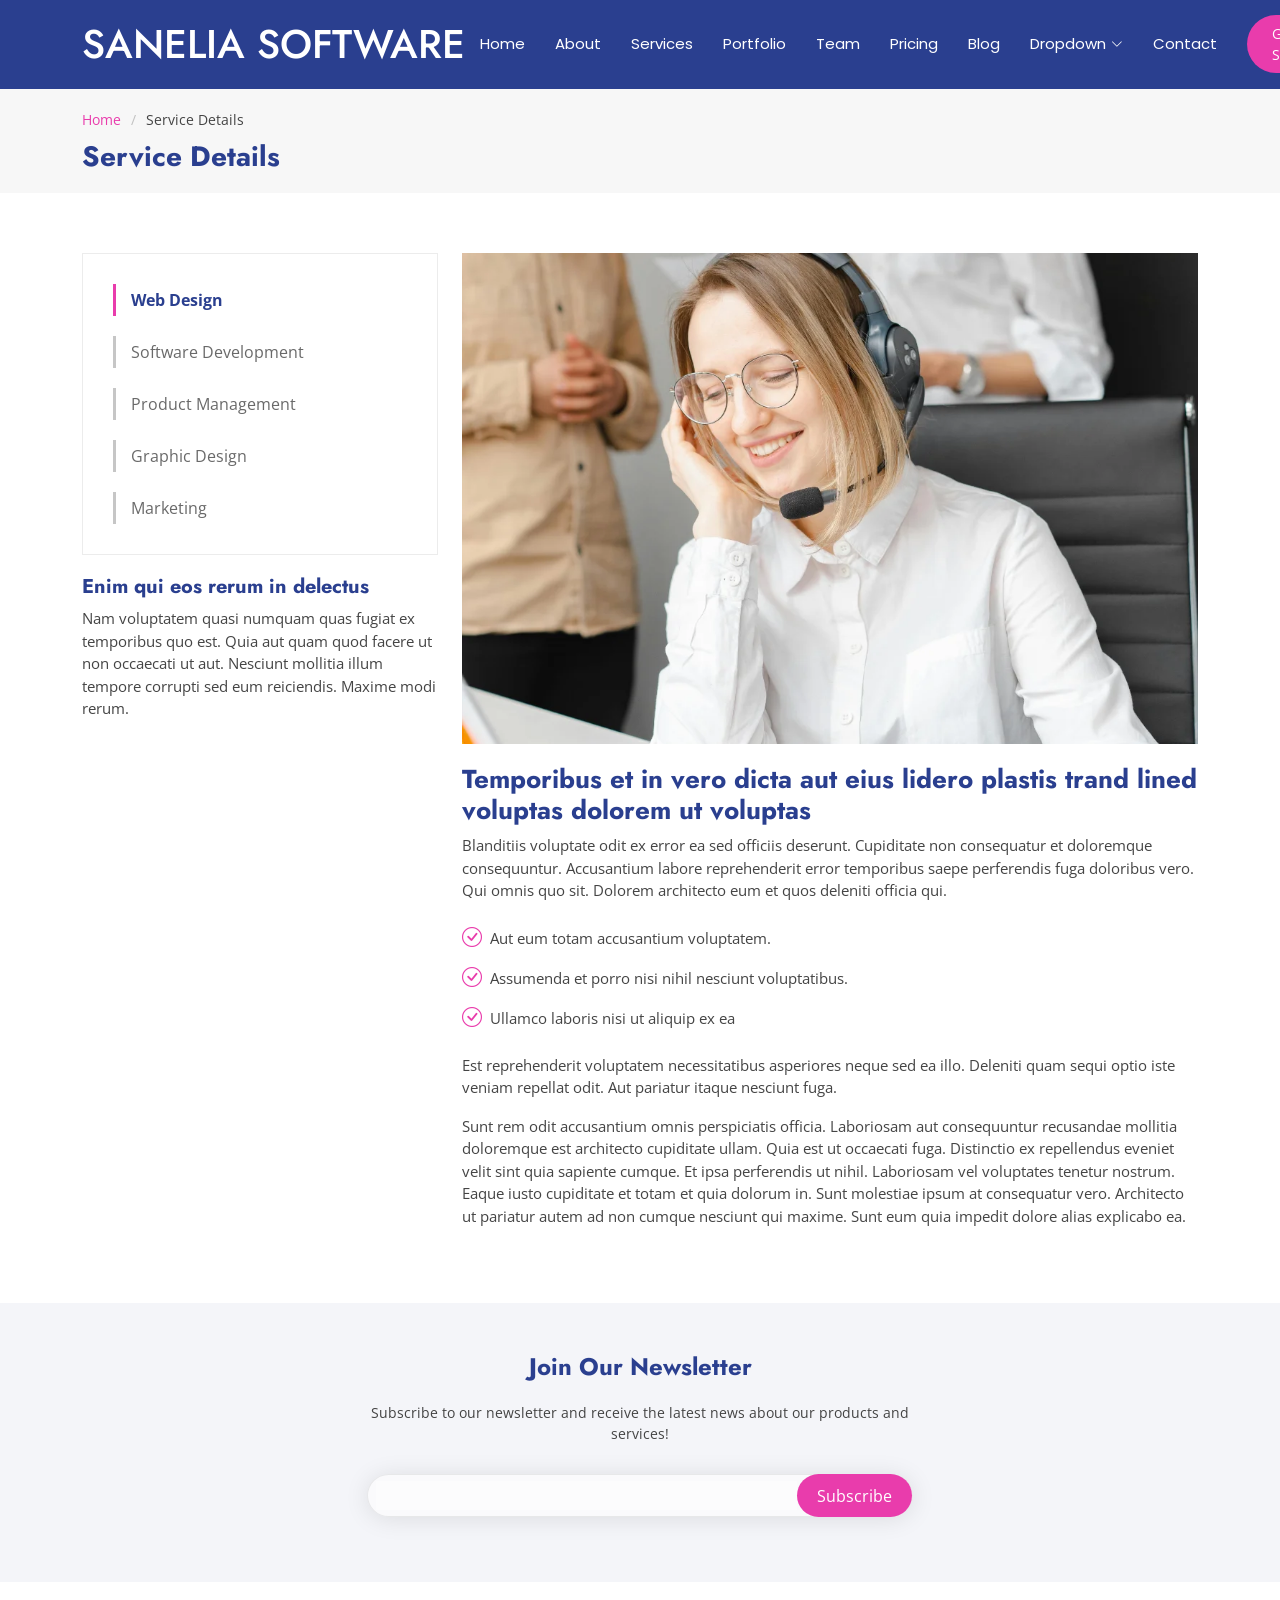
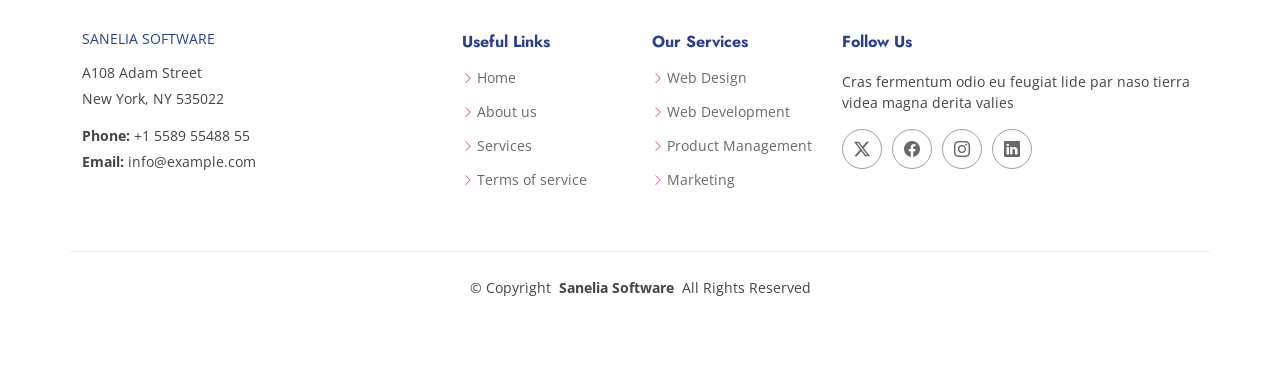
<file: service-details.html>
<!DOCTYPE html>
<html lang="en">

<head>
  <meta charset="utf-8">
  <meta content="width=device-width, initial-scale=1.0" name="viewport">
  <title>Detalle del servicio - Sanelia Software</title>
  <meta name="description" content="">
  <meta name="keywords" content="">

  <!-- Favicons -->
  <link href="assets/img/favicon.png" rel="icon">
  <link href="assets/img/apple-touch-icon.png" rel="apple-touch-icon">

  <!-- Fonts -->
  <link href="https://fonts.googleapis.com" rel="preconnect">
  <link href="https://fonts.gstatic.com" rel="preconnect" crossorigin>
  <link href="https://fonts.googleapis.com/css2?family=Open+Sans:ital,wght@0,300;0,400;0,500;0,600;0,700;0,800;1,300;1,400;1,500;1,600;1,700;1,800&family=Poppins:ital,wght@0,100;0,200;0,300;0,400;0,500;0,600;0,700;0,800;0,900;1,100;1,200;1,300;1,400;1,500;1,600;1,700;1,800;1,900&family=Jost:ital,wght@0,100;0,200;0,300;0,400;0,500;0,600;0,700;0,800;0,900;1,100;1,200;1,300;1,400;1,500;1,600;1,700;1,800;1,900&display=swap" rel="stylesheet">

  <!-- Vendor CSS Files -->
  <link href="assets/vendor/bootstrap/css/bootstrap.min.css" rel="stylesheet">
  <link href="assets/vendor/bootstrap-icons/bootstrap-icons.css" rel="stylesheet">
  <link href="assets/vendor/aos/aos.css" rel="stylesheet">
  <link href="assets/vendor/glightbox/css/glightbox.min.css" rel="stylesheet">
  <link href="assets/vendor/swiper/swiper-bundle.min.css" rel="stylesheet">

  <!-- Main CSS File -->
  <link href="assets/css/main.css" rel="stylesheet">

  <!-- =======================================================
  * Template Name: Arsha
  * Template URL: https://bootstrapmade.com/arsha-free-bootstrap-html-template-corporate/
  * Updated: Feb 22 2025 with Bootstrap v5.3.3
  * Author: BootstrapMade.com
  * License: https://bootstrapmade.com/license/
  ======================================================== -->
</head>

<body class="service-details-page">

  <header id="header" class="header d-flex align-items-center sticky-top">
    <div class="container-fluid container-xl position-relative d-flex align-items-center">

      <a href="index.html" class="logo d-flex align-items-center me-auto">
        <!-- Uncomment the line below if you also wish to use an image logo -->
        <!-- <img src="assets/img/logo.webp" alt=""> -->
        <h1 class="sitename">Sanelia Software</h1>
      </a>

      <nav id="navmenu" class="navmenu">
        <ul>
          <li><a href="#hero">Home</a></li>
          <li><a href="#about">About</a></li>
          <li><a href="#services">Services</a></li>
          <li><a href="#portfolio">Portfolio</a></li>
          <li><a href="#team">Team</a></li>
          <li><a href="#pricing">Pricing</a></li>
          <li><a href="blog.html">Blog</a></li>
          <li class="dropdown"><a href="#"><span>Dropdown</span> <i class="bi bi-chevron-down toggle-dropdown"></i></a>
            <ul>
              <li><a href="#">Dropdown 1</a></li>
              <li class="dropdown"><a href="#"><span>Deep Dropdown</span> <i class="bi bi-chevron-down toggle-dropdown"></i></a>
                <ul>
                  <li><a href="#">Deep Dropdown 1</a></li>
                  <li><a href="#">Deep Dropdown 2</a></li>
                  <li><a href="#">Deep Dropdown 3</a></li>
                  <li><a href="#">Deep Dropdown 4</a></li>
                  <li><a href="#">Deep Dropdown 5</a></li>
                </ul>
              </li>
              <li><a href="#">Dropdown 2</a></li>
              <li><a href="#">Dropdown 3</a></li>
              <li><a href="#">Dropdown 4</a></li>
            </ul>
          </li>
          <li><a href="#contact">Contact</a></li>
        </ul>
        <i class="mobile-nav-toggle d-xl-none bi bi-list"></i>
      </nav>

      <a class="btn-getstarted" href="#about">Get Started</a>

    </div>
  </header>

  <main class="main">

    <!-- Page Title -->
    <div class="page-title" data-aos="fade">
      <div class="container">
        <nav class="breadcrumbs">
          <ol>
            <li><a href="index.html">Home</a></li>
            <li class="current">Service Details</li>
          </ol>
        </nav>
        <h1>Service Details</h1>
      </div>
    </div><!-- End Page Title -->

    <!-- Service Details Section -->
    <section id="service-details" class="service-details section">

      <div class="container">

        <div class="row gy-4">

          <div class="col-lg-4" data-aos="fade-up" data-aos-delay="100">
            <div class="services-list">
              <a href="#" class="active">Web Design</a>
              <a href="#">Software Development</a>
              <a href="#">Product Management</a>
              <a href="#">Graphic Design</a>
              <a href="#">Marketing</a>
            </div>

            <h4>Enim qui eos rerum in delectus</h4>
            <p>Nam voluptatem quasi numquam quas fugiat ex temporibus quo est. Quia aut quam quod facere ut non occaecati ut aut. Nesciunt mollitia illum tempore corrupti sed eum reiciendis. Maxime modi rerum.</p>
          </div>

          <div class="col-lg-8" data-aos="fade-up" data-aos-delay="200">
            <img src="assets/img/services/services-4.webp" alt="" class="img-fluid services-img">
            <h3>Temporibus et in vero dicta aut eius lidero plastis trand lined voluptas dolorem ut voluptas</h3>
            <p>
              Blanditiis voluptate odit ex error ea sed officiis deserunt. Cupiditate non consequatur et doloremque consequuntur. Accusantium labore reprehenderit error temporibus saepe perferendis fuga doloribus vero. Qui omnis quo sit. Dolorem architecto eum et quos deleniti officia qui.
            </p>
            <ul>
              <li><i class="bi bi-check-circle"></i> <span>Aut eum totam accusantium voluptatem.</span></li>
              <li><i class="bi bi-check-circle"></i> <span>Assumenda et porro nisi nihil nesciunt voluptatibus.</span></li>
              <li><i class="bi bi-check-circle"></i> <span>Ullamco laboris nisi ut aliquip ex ea</span></li>
            </ul>
            <p>
              Est reprehenderit voluptatem necessitatibus asperiores neque sed ea illo. Deleniti quam sequi optio iste veniam repellat odit. Aut pariatur itaque nesciunt fuga.
            </p>
            <p>
              Sunt rem odit accusantium omnis perspiciatis officia. Laboriosam aut consequuntur recusandae mollitia doloremque est architecto cupiditate ullam. Quia est ut occaecati fuga. Distinctio ex repellendus eveniet velit sint quia sapiente cumque. Et ipsa perferendis ut nihil. Laboriosam vel voluptates tenetur nostrum. Eaque iusto cupiditate et totam et quia dolorum in. Sunt molestiae ipsum at consequatur vero. Architecto ut pariatur autem ad non cumque nesciunt qui maxime. Sunt eum quia impedit dolore alias explicabo ea.
            </p>
          </div>

        </div>

      </div>

    </section><!-- /Service Details Section -->

  </main>

  <footer id="footer" class="footer">

    <div class="footer-newsletter">
      <div class="container">
        <div class="row justify-content-center text-center">
          <div class="col-lg-6">
            <h4>Join Our Newsletter</h4>
            <p>Subscribe to our newsletter and receive the latest news about our products and services!</p>
            <form action="forms/newsletter.php" method="post" class="php-email-form">
              <div class="newsletter-form"><input type="email" name="email"><input type="submit" value="Subscribe"></div>
              <div class="loading">Loading</div>
              <div class="error-message"></div>
              <div class="sent-message">Your subscription request has been sent. Thank you!</div>
            </form>
          </div>
        </div>
      </div>
    </div>

    <div class="container footer-top">
      <div class="row gy-4">
        <div class="col-lg-4 col-md-6 footer-about">
          <a href="index.html" class="d-flex align-items-center">
            <span class="sitename">Sanelia Software</span>
          </a>
          <div class="footer-contact pt-3">
            <p>A108 Adam Street</p>
            <p>New York, NY 535022</p>
            <p class="mt-3"><strong>Phone:</strong> <span>+1 5589 55488 55</span></p>
            <p><strong>Email:</strong> <span>info@example.com</span></p>
          </div>
        </div>

        <div class="col-lg-2 col-md-3 footer-links">
          <h4>Useful Links</h4>
          <ul>
            <li><i class="bi bi-chevron-right"></i> <a href="#">Home</a></li>
            <li><i class="bi bi-chevron-right"></i> <a href="#">About us</a></li>
            <li><i class="bi bi-chevron-right"></i> <a href="#">Services</a></li>
            <li><i class="bi bi-chevron-right"></i> <a href="#">Terms of service</a></li>
          </ul>
        </div>

        <div class="col-lg-2 col-md-3 footer-links">
          <h4>Our Services</h4>
          <ul>
            <li><i class="bi bi-chevron-right"></i> <a href="#">Web Design</a></li>
            <li><i class="bi bi-chevron-right"></i> <a href="#">Web Development</a></li>
            <li><i class="bi bi-chevron-right"></i> <a href="#">Product Management</a></li>
            <li><i class="bi bi-chevron-right"></i> <a href="#">Marketing</a></li>
          </ul>
        </div>

        <div class="col-lg-4 col-md-12">
          <h4>Follow Us</h4>
          <p>Cras fermentum odio eu feugiat lide par naso tierra videa magna derita valies</p>
          <div class="social-links d-flex">
            <a href=""><i class="bi bi-twitter-x"></i></a>
            <a href=""><i class="bi bi-facebook"></i></a>
            <a href=""><i class="bi bi-instagram"></i></a>
            <a href=""><i class="bi bi-linkedin"></i></a>
          </div>
        </div>

      </div>
    </div>

    <div class="container copyright text-center mt-4">
      <p>© <span>Copyright</span> <strong class="px-1 sitename">Sanelia Software</strong> <span>All Rights Reserved</span></p>
    </div>

  </footer>

  <!-- Scroll Top -->
  <a href="#" id="scroll-top" class="scroll-top d-flex align-items-center justify-content-center"><i class="bi bi-arrow-up-short"></i></a>

  <!-- Preloader -->
  <div id="preloader"></div>

  <!-- Vendor JS Files -->
  <script src="assets/vendor/bootstrap/js/bootstrap.bundle.min.js"></script>
  <script src="assets/vendor/php-email-form/validate.js"></script>
  <script src="assets/vendor/aos/aos.js"></script>
  <script src="assets/vendor/glightbox/js/glightbox.min.js"></script>
  <script src="assets/vendor/swiper/swiper-bundle.min.js"></script>
  <script src="assets/vendor/waypoints/noframework.waypoints.js"></script>
  <script src="assets/vendor/imagesloaded/imagesloaded.pkgd.min.js"></script>
  <script src="assets/vendor/isotope-layout/isotope.pkgd.min.js"></script>

  <!-- Main JS File -->
  <script src="assets/js/main.js"></script>

</body>

</html>
</file>
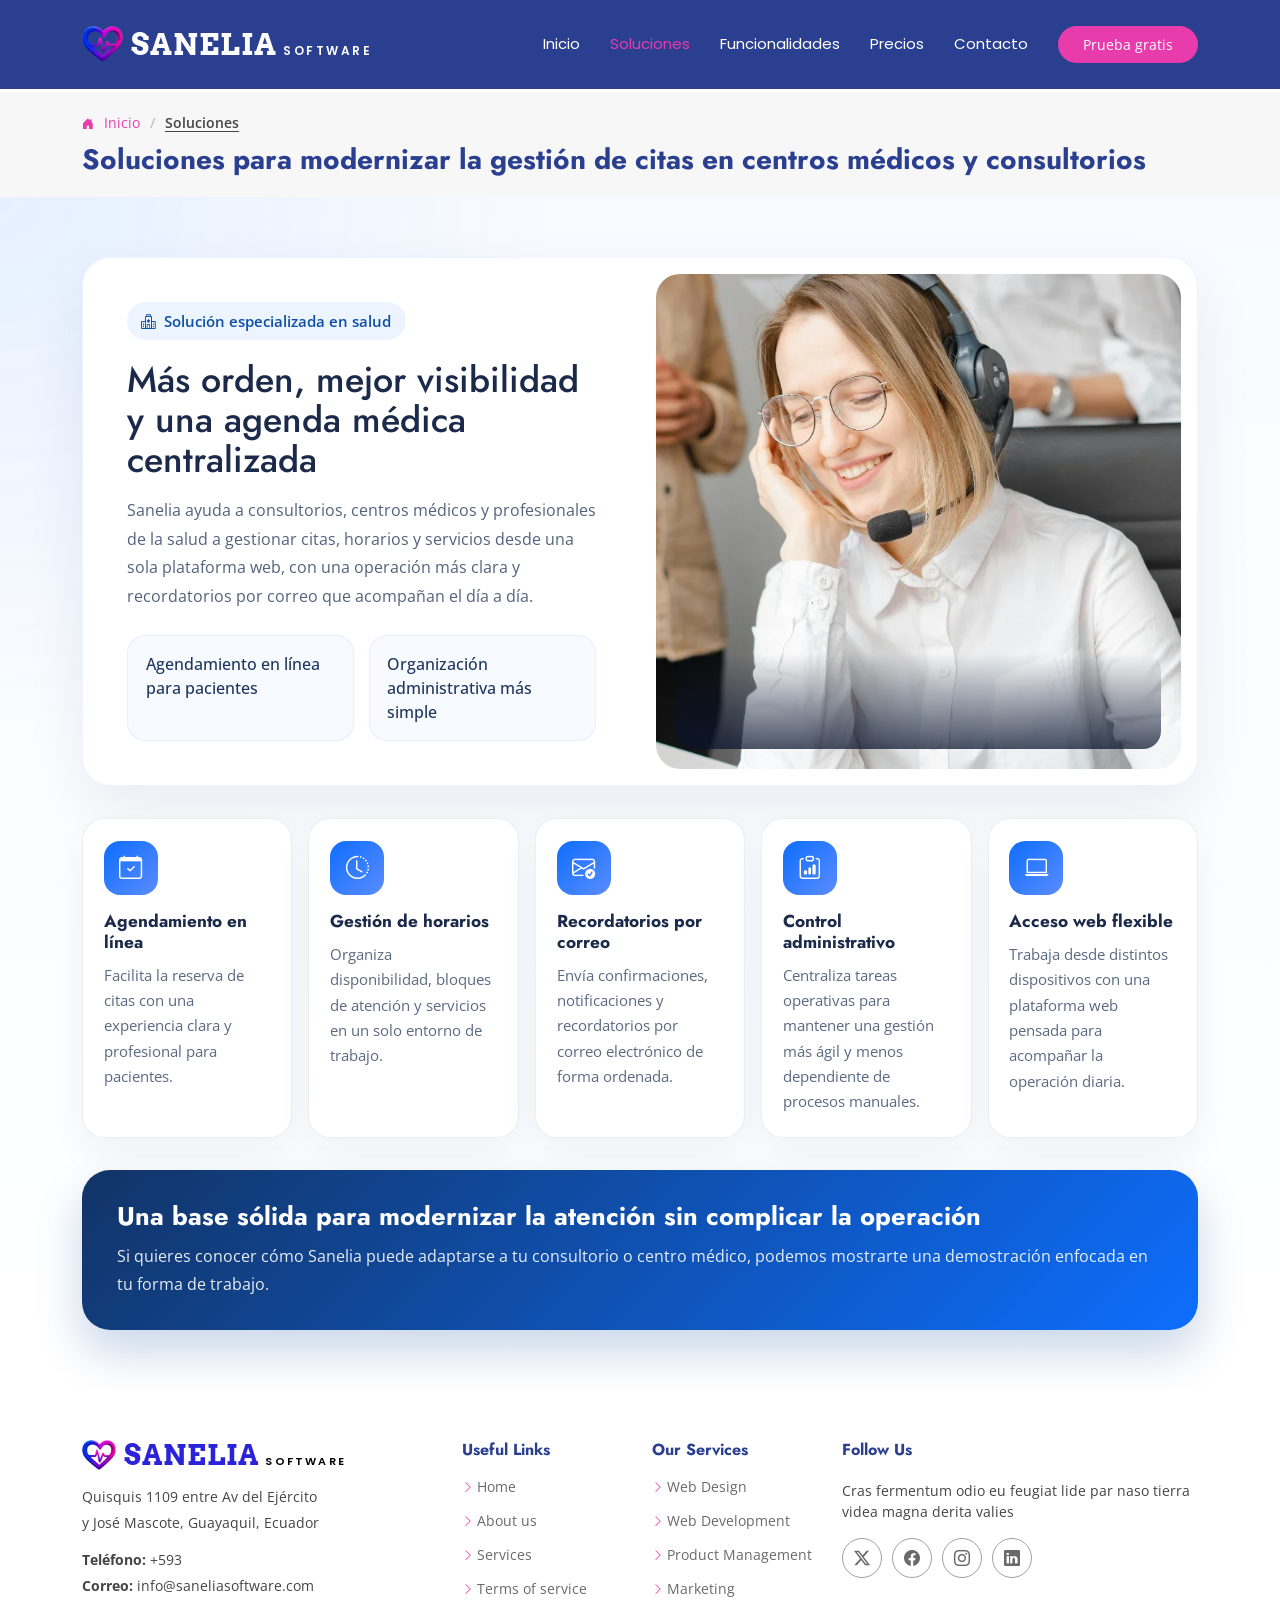
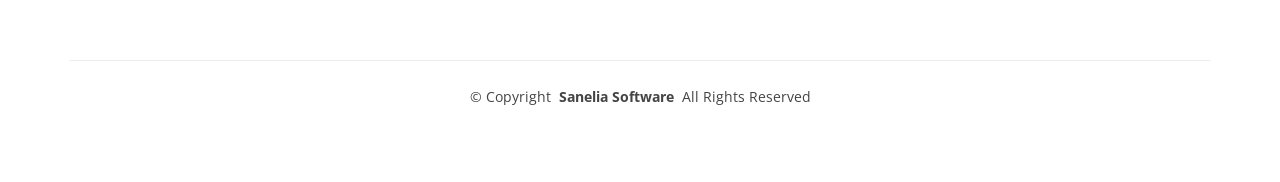
<file: soluciones.html>
<!DOCTYPE html>
<html lang="en">

<head>
  <meta charset="utf-8">
  <meta content="width=device-width, initial-scale=1.0" name="viewport">
  <title>Soluciones - Sanelia Software</title>
  <meta name="description" content="">
  <meta name="keywords" content="">

  <!-- Favicons -->
  <link href="assets/img/favicon.png" rel="icon">
  <link href="assets/img/apple-touch-icon.png" rel="apple-touch-icon">

  <!-- Fonts -->
  <link href="https://fonts.googleapis.com" rel="preconnect">
  <link href="https://fonts.gstatic.com" rel="preconnect" crossorigin>
  <link href="https://fonts.googleapis.com/css2?family=Arvo:wght@400;700&family=Open+Sans:ital,wght@0,300;0,400;0,500;0,600;0,700;0,800;1,300;1,400;1,500;1,600;1,700;1,800&family=Poppins:ital,wght@0,100;0,200;0,300;0,400;0,500;0,600;0,700;0,800;0,900;1,100;1,200;1,300;1,400;1,500;1,600;1,700;1,800;1,900&family=Jost:ital,wght@0,100;0,200;0,300;0,400;0,500;0,600;0,700;0,800;0,900;1,100;1,200;1,300;1,400;1,500;1,600;1,700;1,800;1,900&display=swap" rel="stylesheet">

  <!-- Vendor CSS Files -->
  <link href="assets/vendor/bootstrap/css/bootstrap.min.css" rel="stylesheet">
  <link href="assets/vendor/bootstrap-icons/bootstrap-icons.css" rel="stylesheet">
  <link href="assets/vendor/aos/aos.css" rel="stylesheet">
  <link href="assets/vendor/glightbox/css/glightbox.min.css" rel="stylesheet">
  <link href="assets/vendor/swiper/swiper-bundle.min.css" rel="stylesheet">

  <!-- Main CSS File -->
  <link href="assets/css/main.css" rel="stylesheet">

  <style>
    .main {
      padding-top: 92px;
    }

    .page-title .breadcrumbs a i {
      font-size: 12px;
      margin-right: 6px;
      vertical-align: middle;
    }

    .page-title .breadcrumbs .current {
      text-decoration: underline;
      text-underline-offset: 3px;
      font-weight: 600;
    }
  </style>

  <!-- =======================================================
  * Template Name: Arsha
  * Template URL: https://bootstrapmade.com/arsha-free-bootstrap-html-template-corporate/
  * Updated: Feb 22 2025 with Bootstrap v5.3.3
  * Author: BootstrapMade.com
  * License: https://bootstrapmade.com/license/
  ======================================================== -->
</head>

<body class="service-details-page">

  <header id="header" class="header d-flex align-items-center fixed-top">
    <div class="container-fluid container-xl position-relative d-flex align-items-center">

      <a href="index.html" class="logo d-flex align-items-center me-auto">
        <img src="assets/img/sanelia-heart-logo.png" alt="Sanelia Software logo">
        <h1 class="sitename"><span class="brand-main">SANELIA</span><span class="brand-sub">SOFTWARE</span></h1>
      </a>

      <nav id="navmenu" class="navmenu">
        <ul>
          <li><a href="index.html#hero">Inicio</a></li>
          <li><a href="soluciones.html" class="active">Soluciones</a></li>
          <li><a href="index.html#funcionalidades">Funcionalidades</a></li>
          <li><a href="index.html#precios">Precios</a></li>
          <li><a href="index.html#contacto">Contacto</a></li>
        </ul>
        <i class="mobile-nav-toggle d-xl-none bi bi-list"></i>
      </nav>

      <a class="btn-getstarted" href="index.html#contacto">Prueba gratis</a>

    </div>
  </header>

  <main class="main">

    <!-- Page Title -->
    <div class="page-title" data-aos="fade">
      <div class="container">
        <nav class="breadcrumbs">
          <ol>
            <li><a href="index.html"><i class="bi bi-house-door-fill"></i> Inicio</a></li>
            <li class="current">Soluciones</li>
          </ol>
        </nav>
        <h1>Soluciones para modernizar la gestión de citas en centros médicos y consultorios</h1>
      </div>
    </div><!-- End Page Title -->

    <!-- Service Details Section -->
    <section id="service-details" class="service-details section">

      <style>
        #service-details {
          background:
            radial-gradient(circle at top left, rgba(13, 110, 253, 0.08), transparent 32%),
            linear-gradient(180deg, #f8fbff 0%, #ffffff 100%);
        }

        #service-details .solutions-shell {
          display: grid;
          gap: 2rem;
        }

        #service-details .solutions-hero {
          background: #ffffff;
          border: 1px solid rgba(13, 110, 253, 0.08);
          border-radius: 28px;
          box-shadow: 0 24px 60px rgba(20, 40, 90, 0.08);
          overflow: hidden;
        }

        #service-details .solutions-copy {
          padding: 2.75rem;
        }

        #service-details .solutions-kicker {
          display: inline-flex;
          align-items: center;
          gap: 0.5rem;
          padding: 0.5rem 0.9rem;
          border-radius: 999px;
          background: rgba(13, 110, 253, 0.08);
          color: #0d4ea6;
          font-size: 0.92rem;
          font-weight: 600;
          margin-bottom: 1.25rem;
        }

        #service-details .solutions-copy h2 {
          font-size: clamp(2rem, 2.8vw, 3rem);
          line-height: 1.12;
          margin-bottom: 1rem;
          color: #1b2a4a;
        }

        #service-details .solutions-copy p {
          color: #53627c;
          font-size: 1.02rem;
          line-height: 1.75;
          margin-bottom: 0;
        }

        #service-details .solutions-highlight {
          margin-top: 1.5rem;
          display: grid;
          grid-template-columns: repeat(2, minmax(0, 1fr));
          gap: 0.9rem;
        }

        #service-details .solutions-highlight-item {
          background: #f7faff;
          border: 1px solid rgba(13, 110, 253, 0.08);
          border-radius: 18px;
          padding: 1rem 1.1rem;
          color: #1f355d;
          font-weight: 500;
        }

        #service-details .solutions-media {
          height: 100%;
          min-height: 100%;
          padding: 1rem;
          display: flex;
          align-items: stretch;
        }

        #service-details .solutions-media-frame {
          position: relative;
          width: 100%;
          min-height: 420px;
          border-radius: 24px;
          overflow: hidden;
          box-shadow: inset 0 0 0 1px rgba(255, 255, 255, 0.24);
        }

        #service-details .solutions-media-frame::after {
          content: "";
          position: absolute;
          inset: auto 1.25rem 1.25rem 1.25rem;
          height: 96px;
          border-radius: 18px;
          background: linear-gradient(180deg, rgba(7, 18, 43, 0), rgba(7, 18, 43, 0.72));
        }

        #service-details .solutions-media img {
          width: 100%;
          height: 100%;
          min-height: 420px;
          object-fit: cover;
          display: block;
        }

        #service-details .solutions-cards {
          display: grid;
          grid-template-columns: repeat(5, minmax(0, 1fr));
          gap: 1rem;
        }

        #service-details .solution-card {
          height: 100%;
          background: #ffffff;
          border: 1px solid rgba(20, 40, 90, 0.08);
          border-radius: 22px;
          padding: 1.4rem 1.3rem;
          box-shadow: 0 16px 36px rgba(18, 38, 85, 0.06);
          transition: transform 0.25s ease, box-shadow 0.25s ease, border-color 0.25s ease;
        }

        #service-details .solution-card:hover {
          transform: translateY(-4px);
          box-shadow: 0 20px 42px rgba(18, 38, 85, 0.1);
          border-color: rgba(13, 110, 253, 0.2);
        }

        #service-details .solution-icon {
          width: 54px;
          height: 54px;
          border-radius: 16px;
          display: inline-flex;
          align-items: center;
          justify-content: center;
          background: linear-gradient(135deg, #0d6efd, #5b8cff);
          color: #ffffff;
          font-size: 1.45rem;
          margin-bottom: 1rem;
        }

        #service-details .solution-card h3 {
          font-size: 1.08rem;
          color: #1b2a4a;
          margin-bottom: 0.65rem;
        }

        #service-details .solution-card p {
          margin-bottom: 0;
          color: #5b6982;
          line-height: 1.65;
          font-size: 0.96rem;
        }

        #service-details .solutions-cta {
          background: linear-gradient(135deg, #123466 0%, #0d6efd 100%);
          color: #ffffff;
          border-radius: 28px;
          padding: 2rem 2.2rem;
          box-shadow: 0 22px 46px rgba(13, 72, 160, 0.22);
        }

        #service-details .solutions-cta h3 {
          color: #ffffff;
          margin-bottom: 0.6rem;
          font-size: clamp(1.45rem, 2vw, 2rem);
        }

        #service-details .solutions-cta p {
          margin-bottom: 0;
          color: rgba(255, 255, 255, 0.9);
          line-height: 1.75;
          font-size: 1rem;
        }

        @media (max-width: 1199.98px) {
          #service-details .solutions-cards {
            grid-template-columns: repeat(3, minmax(0, 1fr));
          }
        }

        @media (max-width: 991.98px) {
          #service-details .solutions-copy {
            padding: 2rem;
          }

          #service-details .solutions-media {
            padding: 0 1rem 1rem;
          }

          #service-details .solutions-media-frame,
          #service-details .solutions-media img {
            min-height: 340px;
          }

          #service-details .solutions-cards {
            grid-template-columns: repeat(2, minmax(0, 1fr));
          }
        }

        @media (max-width: 767.98px) {
          #service-details .solutions-shell {
            gap: 1.5rem;
          }

          #service-details .solutions-copy {
            padding: 1.5rem;
          }

          #service-details .solutions-copy h2 {
            font-size: 1.85rem;
          }

          #service-details .solutions-highlight {
            grid-template-columns: 1fr;
          }

          #service-details .solutions-media {
            padding: 0 1rem 1rem;
          }

          #service-details .solutions-media-frame,
          #service-details .solutions-media img {
            min-height: 260px;
          }

          #service-details .solutions-cards {
            grid-template-columns: 1fr;
          }

          #service-details .solutions-cta {
            padding: 1.5rem;
          }
        }
      </style>

      <div class="container">
        <div class="solutions-shell">

          <div class="solutions-hero" data-aos="fade-up" data-aos-delay="100">
            <div class="row g-0 align-items-stretch">
              <div class="col-lg-6 order-1">
                <div class="solutions-copy">
                  <div class="solutions-kicker">
                    <i class="bi bi-hospital"></i>
                    <span>Solución especializada en salud</span>
                  </div>
                  <h2>Más orden, mejor visibilidad y una agenda médica centralizada</h2>
                  <p>
                    Sanelia ayuda a consultorios, centros médicos y profesionales de la salud a gestionar citas, horarios y servicios desde una sola plataforma web, con una operación más clara y recordatorios por correo que acompañan el día a día.
                  </p>
                  <div class="solutions-highlight">
                    <div class="solutions-highlight-item">Agendamiento en línea para pacientes</div>
                    <div class="solutions-highlight-item">Organización administrativa más simple</div>
                  </div>
                </div>
              </div>
              <div class="col-lg-6 order-2">
                <div class="solutions-media">
                  <div class="solutions-media-frame">
                    <img src="assets/img/services/services-4.webp" alt="Plataforma web de agendamiento y gestión para centros médicos y consultorios" class="img-fluid">
                  </div>
                </div>
              </div>
            </div>
          </div>

          <div class="solutions-cards" data-aos="fade-up" data-aos-delay="150">
            <div class="solution-card">
              <div class="solution-icon"><i class="bi bi-calendar-check"></i></div>
              <h3>Agendamiento en línea</h3>
              <p>Facilita la reserva de citas con una experiencia clara y profesional para pacientes.</p>
            </div>

            <div class="solution-card">
              <div class="solution-icon"><i class="bi bi-clock-history"></i></div>
              <h3>Gestión de horarios</h3>
              <p>Organiza disponibilidad, bloques de atención y servicios en un solo entorno de trabajo.</p>
            </div>

            <div class="solution-card">
              <div class="solution-icon"><i class="bi bi-envelope-check"></i></div>
              <h3>Recordatorios por correo</h3>
              <p>Envía confirmaciones, notificaciones y recordatorios por correo electrónico de forma ordenada.</p>
            </div>

            <div class="solution-card">
              <div class="solution-icon"><i class="bi bi-clipboard-data"></i></div>
              <h3>Control administrativo</h3>
              <p>Centraliza tareas operativas para mantener una gestión más ágil y menos dependiente de procesos manuales.</p>
            </div>

            <div class="solution-card">
              <div class="solution-icon"><i class="bi bi-laptop"></i></div>
              <h3>Acceso web flexible</h3>
              <p>Trabaja desde distintos dispositivos con una plataforma web pensada para acompañar la operación diaria.</p>
            </div>
          </div>

          <div class="solutions-cta" data-aos="fade-up" data-aos-delay="200">
            <h3>Una base sólida para modernizar la atención sin complicar la operación</h3>
            <p>Si quieres conocer cómo Sanelia puede adaptarse a tu consultorio o centro médico, podemos mostrarte una demostración enfocada en tu forma de trabajo.</p>
          </div>

        </div>
      </div>

    </section><!-- /Service Details Section -->

  </main>

  <footer id="footer" class="footer">

    <div class="footer-newsletter" hidden>
      <div class="container">
        <div class="row justify-content-center text-center">
          <div class="col-lg-6">
            <h4>Join Our Newsletter</h4>
            <p>Subscribe to our newsletter and receive the latest news about our products and services!</p>
            <form action="forms/newsletter.php" method="post" class="php-email-form">
              <div class="newsletter-form"><input type="email" name="email"><input type="submit" value="Subscribe"></div>
              <div class="loading">Loading</div>
              <div class="error-message"></div>
              <div class="sent-message">Your subscription request has been sent. Thank you!</div>
            </form>
          </div>
        </div>
      </div>
    </div>

    <div class="container footer-top">
      <div class="row gy-4">
        <div class="col-lg-4 col-md-6 footer-about">
          <a href="index.html" class="d-flex align-items-center">
            <img src="assets/img/sanelia-heart-logo.png" alt="Sanelia Software logo">
            <span class="sitename"><span class="brand-main">SANELIA</span><span class="brand-sub">SOFTWARE</span></span>
          </a>
          <div class="footer-contact pt-3">
            <p>Quisquis 1109 entre Av del Ejército</p>
            <p>y José Mascote, Guayaquil, Ecuador</p>
            <p class="mt-3"><strong>Teléfono:</strong> <span>+593</span></p>
            <p><strong>Correo:</strong> <span>info@saneliasoftware.com</span></p>
          </div>
        </div>

        <div class="col-lg-2 col-md-3 footer-links">
          <h4>Useful Links</h4>
          <ul>
            <li><i class="bi bi-chevron-right"></i> <a href="#">Home</a></li>
            <li><i class="bi bi-chevron-right"></i> <a href="#">About us</a></li>
            <li><i class="bi bi-chevron-right"></i> <a href="#">Services</a></li>
            <li><i class="bi bi-chevron-right"></i> <a href="#">Terms of service</a></li>
          </ul>
        </div>

        <div class="col-lg-2 col-md-3 footer-links">
          <h4>Our Services</h4>
          <ul>
            <li><i class="bi bi-chevron-right"></i> <a href="#">Web Design</a></li>
            <li><i class="bi bi-chevron-right"></i> <a href="#">Web Development</a></li>
            <li><i class="bi bi-chevron-right"></i> <a href="#">Product Management</a></li>
            <li><i class="bi bi-chevron-right"></i> <a href="#">Marketing</a></li>
          </ul>
        </div>

        <div class="col-lg-4 col-md-12">
          <h4>Follow Us</h4>
          <p>Cras fermentum odio eu feugiat lide par naso tierra videa magna derita valies</p>
          <div class="social-links d-flex">
            <a href=""><i class="bi bi-twitter-x"></i></a>
            <a href=""><i class="bi bi-facebook"></i></a>
            <a href=""><i class="bi bi-instagram"></i></a>
            <a href=""><i class="bi bi-linkedin"></i></a>
          </div>
        </div>

      </div>
    </div>

    <div class="container copyright text-center mt-4">
      <p>© <span>Copyright</span> <strong class="px-1 sitename">Sanelia Software</strong> <span>All Rights Reserved</span></p>
    </div>

  </footer>

  <!-- Scroll Top -->
  <a href="#" id="scroll-top" class="scroll-top d-flex align-items-center justify-content-center"><i class="bi bi-arrow-up-short"></i></a>

  <!-- Preloader -->
  <div id="preloader"></div>

  <!-- Vendor JS Files -->
  <script src="assets/vendor/bootstrap/js/bootstrap.bundle.min.js"></script>
  <script src="assets/vendor/php-email-form/validate.js"></script>
  <script src="assets/vendor/aos/aos.js"></script>
  <script src="assets/vendor/glightbox/js/glightbox.min.js"></script>
  <script src="assets/vendor/swiper/swiper-bundle.min.js"></script>
  <script src="assets/vendor/waypoints/noframework.waypoints.js"></script>
  <script src="assets/vendor/imagesloaded/imagesloaded.pkgd.min.js"></script>
  <script src="assets/vendor/isotope-layout/isotope.pkgd.min.js"></script>

  <!-- Main JS File -->
  <script src="assets/js/main.js"></script>

</body>

</html>
</file>
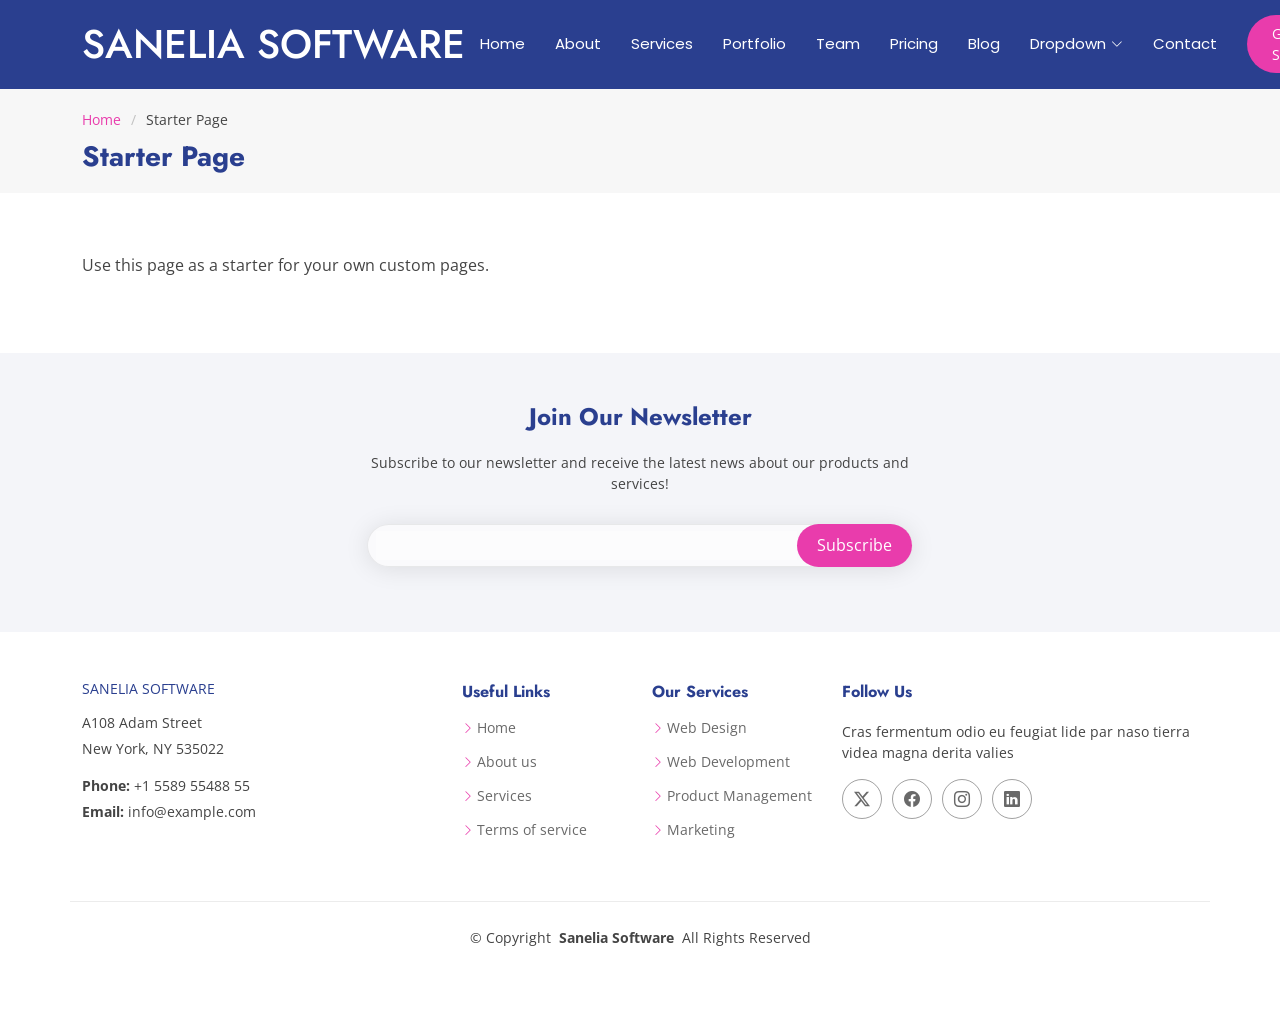
<file: starter-page.html>
<!DOCTYPE html>
<html lang="en">

<head>
  <meta charset="utf-8">
  <meta content="width=device-width, initial-scale=1.0" name="viewport">
  <title>Sanelia Software</title>
  <meta name="description" content="">
  <meta name="keywords" content="">

  <!-- Favicons -->
  <link href="assets/img/favicon.png" rel="icon">
  <link href="assets/img/apple-touch-icon.png" rel="apple-touch-icon">

  <!-- Fonts -->
  <link href="https://fonts.googleapis.com" rel="preconnect">
  <link href="https://fonts.gstatic.com" rel="preconnect" crossorigin>
  <link href="https://fonts.googleapis.com/css2?family=Open+Sans:ital,wght@0,300;0,400;0,500;0,600;0,700;0,800;1,300;1,400;1,500;1,600;1,700;1,800&family=Poppins:ital,wght@0,100;0,200;0,300;0,400;0,500;0,600;0,700;0,800;0,900;1,100;1,200;1,300;1,400;1,500;1,600;1,700;1,800;1,900&family=Jost:ital,wght@0,100;0,200;0,300;0,400;0,500;0,600;0,700;0,800;0,900;1,100;1,200;1,300;1,400;1,500;1,600;1,700;1,800;1,900&display=swap" rel="stylesheet">

  <!-- Vendor CSS Files -->
  <link href="assets/vendor/bootstrap/css/bootstrap.min.css" rel="stylesheet">
  <link href="assets/vendor/bootstrap-icons/bootstrap-icons.css" rel="stylesheet">
  <link href="assets/vendor/aos/aos.css" rel="stylesheet">
  <link href="assets/vendor/glightbox/css/glightbox.min.css" rel="stylesheet">
  <link href="assets/vendor/swiper/swiper-bundle.min.css" rel="stylesheet">

  <!-- Main CSS File -->
  <link href="assets/css/main.css" rel="stylesheet">

  <!-- =======================================================
  * Template Name: Arsha
  * Template URL: https://bootstrapmade.com/arsha-free-bootstrap-html-template-corporate/
  * Updated: Feb 22 2025 with Bootstrap v5.3.3
  * Author: BootstrapMade.com
  * License: https://bootstrapmade.com/license/
  ======================================================== -->
</head>

<body class="starter-page-page">

  <header id="header" class="header d-flex align-items-center sticky-top">
    <div class="container-fluid container-xl position-relative d-flex align-items-center">

      <a href="index.html" class="logo d-flex align-items-center me-auto">
        <!-- Uncomment the line below if you also wish to use an image logo -->
        <!-- <img src="assets/img/logo.webp" alt=""> -->
        <h1 class="sitename">Sanelia Software</h1>
      </a>

      <nav id="navmenu" class="navmenu">
        <ul>
          <li><a href="#hero">Home</a></li>
          <li><a href="#about">About</a></li>
          <li><a href="#services">Services</a></li>
          <li><a href="#portfolio">Portfolio</a></li>
          <li><a href="#team">Team</a></li>
          <li><a href="#pricing">Pricing</a></li>
          <li><a href="blog.html">Blog</a></li>
          <li class="dropdown"><a href="#"><span>Dropdown</span> <i class="bi bi-chevron-down toggle-dropdown"></i></a>
            <ul>
              <li><a href="#">Dropdown 1</a></li>
              <li class="dropdown"><a href="#"><span>Deep Dropdown</span> <i class="bi bi-chevron-down toggle-dropdown"></i></a>
                <ul>
                  <li><a href="#">Deep Dropdown 1</a></li>
                  <li><a href="#">Deep Dropdown 2</a></li>
                  <li><a href="#">Deep Dropdown 3</a></li>
                  <li><a href="#">Deep Dropdown 4</a></li>
                  <li><a href="#">Deep Dropdown 5</a></li>
                </ul>
              </li>
              <li><a href="#">Dropdown 2</a></li>
              <li><a href="#">Dropdown 3</a></li>
              <li><a href="#">Dropdown 4</a></li>
            </ul>
          </li>
          <li><a href="#contact">Contact</a></li>
        </ul>
        <i class="mobile-nav-toggle d-xl-none bi bi-list"></i>
      </nav>

      <a class="btn-getstarted" href="#about">Get Started</a>

    </div>
  </header>

  <main class="main">

    <!-- Page Title -->
    <div class="page-title" data-aos="fade">
      <div class="container">
        <nav class="breadcrumbs">
          <ol>
            <li><a href="index.html">Home</a></li>
            <li class="current">Starter Page</li>
          </ol>
        </nav>
        <h1>Starter Page</h1>
      </div>
    </div><!-- End Page Title -->

    <!-- Starter Section Section -->
    <section id="starter-section" class="starter-section section">

      <div class="container" data-aos="fade-up">
        <p>Use this page as a starter for your own custom pages.</p>
      </div>

    </section><!-- /Starter Section Section -->

  </main>

  <footer id="footer" class="footer">

    <div class="footer-newsletter">
      <div class="container">
        <div class="row justify-content-center text-center">
          <div class="col-lg-6">
            <h4>Join Our Newsletter</h4>
            <p>Subscribe to our newsletter and receive the latest news about our products and services!</p>
            <form action="forms/newsletter.php" method="post" class="php-email-form">
              <div class="newsletter-form"><input type="email" name="email"><input type="submit" value="Subscribe"></div>
              <div class="loading">Loading</div>
              <div class="error-message"></div>
              <div class="sent-message">Your subscription request has been sent. Thank you!</div>
            </form>
          </div>
        </div>
      </div>
    </div>

    <div class="container footer-top">
      <div class="row gy-4">
        <div class="col-lg-4 col-md-6 footer-about">
          <a href="index.html" class="d-flex align-items-center">
            <span class="sitename">Sanelia Software</span>
          </a>
          <div class="footer-contact pt-3">
            <p>A108 Adam Street</p>
            <p>New York, NY 535022</p>
            <p class="mt-3"><strong>Phone:</strong> <span>+1 5589 55488 55</span></p>
            <p><strong>Email:</strong> <span>info@example.com</span></p>
          </div>
        </div>

        <div class="col-lg-2 col-md-3 footer-links">
          <h4>Useful Links</h4>
          <ul>
            <li><i class="bi bi-chevron-right"></i> <a href="#">Home</a></li>
            <li><i class="bi bi-chevron-right"></i> <a href="#">About us</a></li>
            <li><i class="bi bi-chevron-right"></i> <a href="#">Services</a></li>
            <li><i class="bi bi-chevron-right"></i> <a href="#">Terms of service</a></li>
          </ul>
        </div>

        <div class="col-lg-2 col-md-3 footer-links">
          <h4>Our Services</h4>
          <ul>
            <li><i class="bi bi-chevron-right"></i> <a href="#">Web Design</a></li>
            <li><i class="bi bi-chevron-right"></i> <a href="#">Web Development</a></li>
            <li><i class="bi bi-chevron-right"></i> <a href="#">Product Management</a></li>
            <li><i class="bi bi-chevron-right"></i> <a href="#">Marketing</a></li>
          </ul>
        </div>

        <div class="col-lg-4 col-md-12">
          <h4>Follow Us</h4>
          <p>Cras fermentum odio eu feugiat lide par naso tierra videa magna derita valies</p>
          <div class="social-links d-flex">
            <a href=""><i class="bi bi-twitter-x"></i></a>
            <a href=""><i class="bi bi-facebook"></i></a>
            <a href=""><i class="bi bi-instagram"></i></a>
            <a href=""><i class="bi bi-linkedin"></i></a>
          </div>
        </div>

      </div>
    </div>

    <div class="container copyright text-center mt-4">
      <p>© <span>Copyright</span> <strong class="px-1 sitename">Sanelia Software</strong> <span>All Rights Reserved</span></p>
    </div>

  </footer>

  <!-- Scroll Top -->
  <a href="#" id="scroll-top" class="scroll-top d-flex align-items-center justify-content-center"><i class="bi bi-arrow-up-short"></i></a>

  <!-- Preloader -->
  <div id="preloader"></div>

  <!-- Vendor JS Files -->
  <script src="assets/vendor/bootstrap/js/bootstrap.bundle.min.js"></script>
  <script src="assets/vendor/php-email-form/validate.js"></script>
  <script src="assets/vendor/aos/aos.js"></script>
  <script src="assets/vendor/glightbox/js/glightbox.min.js"></script>
  <script src="assets/vendor/swiper/swiper-bundle.min.js"></script>
  <script src="assets/vendor/waypoints/noframework.waypoints.js"></script>
  <script src="assets/vendor/imagesloaded/imagesloaded.pkgd.min.js"></script>
  <script src="assets/vendor/isotope-layout/isotope.pkgd.min.js"></script>

  <!-- Main JS File -->
  <script src="assets/js/main.js"></script>

</body>

</html>
</file>
<file: assets/css/main.css>
/*--------------------------------------------------------------
# Font & Color Variables
# Help: https://bootstrapmade.com/color-system/
--------------------------------------------------------------*/
/* Fonts */
:root {
  --default-font: "Open Sans", system-ui, -apple-system, "Segoe UI", Roboto, "Helvetica Neue", Arial, "Noto Sans", "Liberation Sans", sans-serif, "Apple Color Emoji", "Segoe UI Emoji", "Segoe UI Symbol", "Noto Color Emoji";
  --heading-font: "Jost", sans-serif;
  --nav-font: "Poppins", sans-serif;
}

/* Global Colors - The following color variables are used throughout the website. Updating them here will change the color scheme of the entire website */
:root {
  --background-color: #ffffff; /* Background color for the entire website, including individual sections */
  --default-color: #444444; /* Default color used for the majority of the text content across the entire website */
  --heading-color: #2A3F8F; /* Color for headings, subheadings and title throughout the website */
  --accent-color: #E93CAC; /* Accent color that represents your brand on the website. It's used for buttons, links, and other elements that need to stand out */
  --surface-color: #ffffff; /* The surface color is used as a background of boxed elements within sections, such as cards, icon boxes, or other elements that require a visual separation from the global background. */
  --contrast-color: #ffffff; /* Contrast color for text, ensuring readability against backgrounds of accent, heading, or default colors. */
}

/* Nav Menu Colors - The following color variables are used specifically for the navigation menu. They are separate from the global colors to allow for more customization options */
:root {
  --nav-color: #ffffff; /* The default color of the main navmenu links */
  --nav-hover-color: #E93CAC; /* Applied to main navmenu links when they are hovered over or active */
  --nav-mobile-background-color: #ffffff; /* Used as the background color for mobile navigation menu */
  --nav-dropdown-background-color: #ffffff; /* Used as the background color for dropdown items that appear when hovering over primary navigation items */
  --nav-dropdown-color: #444444; /* Used for navigation links of the dropdown items in the navigation menu. */
  --nav-dropdown-hover-color: #E93CAC; /* Similar to --nav-hover-color, this color is applied to dropdown navigation links when they are hovered over. */
}

/* Color Presets - These classes override global colors when applied to any section or element, providing reuse of the sam color scheme. */
.light-background {
  --background-color: #F6F7FF;
  --surface-color: #ffffff;
}

.dark-background {
  --background-color: #1F3FAE;
  --default-color: #ffffff;
  --heading-color: #ffffff;
  --surface-color: #5A46D6;
  --contrast-color: #ffffff;
}

/* Smooth scroll */
:root {
  scroll-behavior: smooth;
}

/*--------------------------------------------------------------
# General Styling & Shared Classes
--------------------------------------------------------------*/
body {
  color: var(--default-color);
  background-color: var(--background-color);
  font-family: var(--default-font);
}

a {
  color: var(--accent-color);
  text-decoration: none;
  transition: 0.3s;
}

a:hover {
  color: color-mix(in srgb, var(--accent-color), transparent 25%);
  text-decoration: none;
}

h1,
h2,
h3,
h4,
h5,
h6 {
  color: var(--heading-color);
  font-family: var(--heading-font);
}

/* PHP Email Form Messages
------------------------------*/
.php-email-form .error-message {
  display: none;
  background: #df1529;
  color: #ffffff;
  text-align: left;
  padding: 15px;
  margin-bottom: 24px;
  font-weight: 600;
}
.php-email-form .sent-message {
  display: none;
  color: #ffffff;
  background: #059652;
  text-align: center;
  padding: 15px;
  margin-bottom: 24px;
  font-weight: 600;
}
.php-email-form .loading {
  display: none;
  background: var(--surface-color);
  text-align: center;
  padding: 15px;
  margin-bottom: 24px;
}
.php-email-form .loading:before {
  content: "";
  display: inline-block;
  border-radius: 50%;
  width: 24px;
  height: 24px;
  margin: 0 10px -6px 0;
  border: 3px solid var(--accent-color);
  border-top-color: var(--surface-color);
  animation: php-email-form-loading 1s linear infinite;
}

@keyframes php-email-form-loading {
  0% {
    transform: rotate(0deg);
  }
  100% {
    transform: rotate(360deg);
  }
}
/*--------------------------------------------------------------
# Global Header
--------------------------------------------------------------*/
.header {
  --background-color: #2A3F8F;
  --heading-color: #ffffff;
  color: var(--default-color);
  background-color: var(--background-color);
  padding: 15px 0;
  transition: all 0.5s;
  z-index: 997;
}
.header .logo {
  line-height: 1;
}
.header .logo img {
  max-height: 36px;
  margin-right: 8px;
}
.header .logo h1 {
  margin: 0;
}
.header .logo .sitename {
  display: inline-flex;
  align-items: baseline;
  gap: 6px;
  white-space: nowrap;
  line-height: 1;
  color: var(--heading-color);
  text-transform: uppercase;
}
.header .logo .brand-main {
  font-family: "Arvo", serif;
  font-size: 30px;
  font-weight: 700;
  letter-spacing: 1px;
  color: var(--heading-color);
}
.header .logo .brand-sub {
  font-family: var(--nav-font);
  font-size: 12px;
  font-weight: 600;
  letter-spacing: 2.5px;
  color: var(--heading-color);
}
.header .btn-getstarted,
.header .btn-getstarted:focus {
  color: var(--contrast-color);
  background: var(--accent-color);
  font-size: 14px;
  padding: 8px 25px;
  margin: 0 0 0 30px;
  border-radius: 50px;
  transition: 0.3s;
}
.header .btn-getstarted:hover,
.header .btn-getstarted:focus:hover {
  color: var(--contrast-color);
  background: color-mix(in srgb, var(--accent-color), transparent 15%);
}
@media (max-width: 1200px) {
  .header .logo {
    order: 1;
  }
  .header .btn-getstarted {
    order: 2;
    margin: 0 15px 0 0;
    padding: 6px 15px;
  }
  .header .navmenu {
    order: 3;
  }
}

/* Index Page Header
------------------------------*/
.index-page .header {
  --background-color: rgba(255, 255, 255, 0);
  --heading-color: #ffffff;
  --nav-color: #ffffff;
}

/* Index Page Header on Scroll
------------------------------*/
.index-page.scrolled .header {
  --background-color: rgba(31, 63, 174, 0.92);
}

/*--------------------------------------------------------------
# Navigation Menu
--------------------------------------------------------------*/
/* Desktop Navigation */
@media (min-width: 1200px) {
  .navmenu {
    padding: 0;
  }
  .navmenu ul {
    margin: 0;
    padding: 0;
    display: flex;
    list-style: none;
    align-items: center;
  }
  .navmenu li {
    position: relative;
  }
  .navmenu a,
  .navmenu a:focus {
    color: var(--nav-color);
    padding: 18px 15px;
    font-size: 15px;
    font-family: var(--nav-font);
    font-weight: 400;
    display: flex;
    align-items: center;
    justify-content: space-between;
    white-space: nowrap;
    transition: 0.3s;
  }
  .navmenu a i,
  .navmenu a:focus i {
    font-size: 12px;
    line-height: 0;
    margin-left: 5px;
    transition: 0.3s;
  }
  .navmenu li:last-child a {
    padding-right: 0;
  }
  .navmenu li:hover > a,
  .navmenu .active,
  .navmenu .active:focus {
    color: var(--nav-hover-color);
  }
  .navmenu .dropdown ul {
    margin: 0;
    padding: 10px 0;
    background: var(--nav-dropdown-background-color);
    display: block;
    position: absolute;
    visibility: hidden;
    left: 14px;
    top: 130%;
    opacity: 0;
    transition: 0.3s;
    border-radius: 4px;
    z-index: 99;
    box-shadow: 0px 0px 30px rgba(0, 0, 0, 0.1);
  }
  .navmenu .dropdown ul li {
    min-width: 200px;
  }
  .navmenu .dropdown ul a {
    padding: 10px 20px;
    font-size: 15px;
    text-transform: none;
    color: var(--nav-dropdown-color);
  }
  .navmenu .dropdown ul a i {
    font-size: 12px;
  }
  .navmenu .dropdown ul a:hover,
  .navmenu .dropdown ul .active:hover,
  .navmenu .dropdown ul li:hover > a {
    color: var(--nav-dropdown-hover-color);
  }
  .navmenu .dropdown:hover > ul {
    opacity: 1;
    top: 100%;
    visibility: visible;
  }
  .navmenu .dropdown .dropdown ul {
    top: 0;
    left: -90%;
    visibility: hidden;
  }
  .navmenu .dropdown .dropdown:hover > ul {
    opacity: 1;
    top: 0;
    left: -100%;
    visibility: visible;
  }
  .navmenu .megamenu {
    position: static;
  }
  .navmenu .megamenu ul {
    margin: 0;
    padding: 10px;
    background: var(--nav-dropdown-background-color);
    box-shadow: 0px 0px 20px rgba(0, 0, 0, 0.1);
    position: absolute;
    top: 130%;
    left: 0;
    right: 0;
    visibility: hidden;
    opacity: 0;
    display: flex;
    transition: 0.3s;
    border-radius: 4px;
    z-index: 99;
  }
  .navmenu .megamenu ul li {
    flex: 1;
  }
  .navmenu .megamenu ul li a, .navmenu .megamenu ul li:hover > a {
    padding: 10px 20px;
    font-size: 15px;
    color: var(--nav-dropdown-color);
  }
  .navmenu .megamenu ul li a:hover,
  .navmenu .megamenu ul li .active,
  .navmenu .megamenu ul li .active:hover {
    color: var(--nav-dropdown-hover-color);
  }
  .navmenu .megamenu:hover > ul {
    opacity: 1;
    top: 100%;
    visibility: visible;
  }
  .navmenu .dd-box-shadow {
    box-shadow: 0px 0px 30px rgba(0, 0, 0, 0.1);
  }
}
/* Mobile Navigation */
@media (max-width: 1199px) {
  .mobile-nav-toggle {
    color: var(--nav-color);
    font-size: 28px;
    line-height: 0;
    margin-right: 10px;
    cursor: pointer;
    transition: color 0.3s;
  }
  .navmenu {
    padding: 0;
    z-index: 9997;
  }
  .navmenu ul {
    display: none;
    list-style: none;
    position: absolute;
    inset: 60px 20px 20px 20px;
    padding: 10px 0;
    margin: 0;
    border-radius: 6px;
    background-color: var(--nav-mobile-background-color);
    overflow-y: auto;
    transition: 0.3s;
    z-index: 9998;
    box-shadow: 0px 0px 30px rgba(0, 0, 0, 0.1);
  }
  .navmenu a,
  .navmenu a:focus {
    color: var(--nav-dropdown-color);
    padding: 10px 20px;
    font-family: var(--nav-font);
    font-size: 17px;
    font-weight: 500;
    display: flex;
    align-items: center;
    justify-content: space-between;
    white-space: nowrap;
    transition: 0.3s;
  }
  .navmenu a i,
  .navmenu a:focus i {
    font-size: 12px;
    line-height: 0;
    margin-left: 5px;
    width: 30px;
    height: 30px;
    display: flex;
    align-items: center;
    justify-content: center;
    border-radius: 50%;
    transition: 0.3s;
    background-color: color-mix(in srgb, var(--accent-color), transparent 90%);
  }
  .navmenu a i:hover,
  .navmenu a:focus i:hover {
    background-color: var(--accent-color);
    color: var(--contrast-color);
  }
  .navmenu a:hover,
  .navmenu .active,
  .navmenu .active:focus {
    color: var(--nav-dropdown-hover-color);
  }
  .navmenu .active i,
  .navmenu .active:focus i {
    background-color: var(--accent-color);
    color: var(--contrast-color);
    transform: rotate(180deg);
  }
  .navmenu .dropdown ul {
    position: static;
    display: none;
    z-index: 99;
    padding: 10px 0;
    margin: 10px 20px;
    background-color: var(--nav-dropdown-background-color);
    border: 1px solid color-mix(in srgb, var(--default-color), transparent 90%);
    box-shadow: none;
    transition: all 0.5s ease-in-out;
  }
  .navmenu .dropdown ul ul {
    background-color: rgba(33, 37, 41, 0.1);
  }
  .navmenu .dropdown > .dropdown-active {
    display: block;
    background-color: rgba(33, 37, 41, 0.03);
  }
  .mobile-nav-active {
    overflow: hidden;
  }
  .mobile-nav-active .mobile-nav-toggle {
    color: #fff;
    position: absolute;
    font-size: 32px;
    top: 15px;
    right: 15px;
    margin-right: 0;
    z-index: 9999;
  }
  .mobile-nav-active .navmenu {
    position: fixed;
    overflow: hidden;
    inset: 0;
    background: rgba(33, 37, 41, 0.8);
    transition: 0.3s;
  }
  .mobile-nav-active .navmenu > ul {
    display: block;
  }
}
/*--------------------------------------------------------------
# Global Footer
--------------------------------------------------------------*/
.footer {
  color: var(--default-color);
  background-color: var(--background-color);
  font-size: 14px;
  padding-bottom: 50px;
  position: relative;
}
.footer .footer-newsletter {
  background-color: color-mix(in srgb, var(--heading-color), transparent 95%);
  padding: 50px 0;
}
.footer .footer-newsletter h4 {
  font-size: 24px;
}
.footer .footer-newsletter .newsletter-form {
  margin-top: 30px;
  margin-bottom: 15px;
  padding: 6px 8px;
  position: relative;
  background-color: color-mix(in srgb, var(--background-color), transparent 50%);
  border: 1px solid color-mix(in srgb, var(--default-color), transparent 90%);
  box-shadow: 0px 2px 25px rgba(0, 0, 0, 0.1);
  display: flex;
  transition: 0.3s;
  border-radius: 50px;
}
.footer .footer-newsletter .newsletter-form:focus-within {
  border-color: var(--accent-color);
}
.footer .footer-newsletter .newsletter-form input[type=email] {
  border: 0;
  padding: 4px;
  width: 100%;
  background-color: color-mix(in srgb, var(--background-color), transparent 50%);
  color: var(--default-color);
}
.footer .footer-newsletter .newsletter-form input[type=email]:focus-visible {
  outline: none;
}
.footer .footer-newsletter .newsletter-form input[type=submit] {
  border: 0;
  font-size: 16px;
  padding: 0 20px;
  margin: -7px -8px -7px 0;
  background: var(--accent-color);
  color: var(--contrast-color);
  transition: 0.3s;
  border-radius: 50px;
}
.footer .footer-newsletter .newsletter-form input[type=submit]:hover {
  background: color-mix(in srgb, var(--accent-color), transparent 20%);
}
.footer .footer-top {
  padding-top: 50px;
}
.footer .social-links a {
  display: flex;
  align-items: center;
  justify-content: center;
  width: 40px;
  height: 40px;
  border-radius: 50%;
  border: 1px solid color-mix(in srgb, var(--default-color), transparent 50%);
  font-size: 16px;
  color: color-mix(in srgb, var(--default-color), transparent 20%);
  margin-right: 10px;
  transition: 0.3s;
}
.footer .social-links a:hover {
  color: var(--accent-color);
  border-color: var(--accent-color);
}
.footer h4 {
  font-size: 16px;
  font-weight: bold;
  position: relative;
  padding-bottom: 12px;
}
.footer .footer-links {
  margin-bottom: 30px;
}
.footer .footer-links ul {
  list-style: none;
  padding: 0;
  margin: 0;
}
.footer .footer-links ul i {
  margin-right: 3px;
  font-size: 12px;
  line-height: 0;
  color: var(--accent-color);
}
.footer .footer-links ul li {
  padding: 10px 0;
}
.footer .footer-links ul li:first-child {
  padding-top: 0;
}
.footer .footer-links ul li {
  display: flex;
  align-items: center;
}
.footer .footer-links ul a {
  display: inline-block;
  color: color-mix(in srgb, var(--default-color), transparent 20%);
  line-height: 1;
}
.footer .footer-links ul a:hover {
  color: var(--accent-color);
}
.footer .footer-about a img {
  max-height: 30px;
  width: auto;
  margin-right: 8px;
}
.footer .footer-about a {
  color: var(--heading-color);
}
.footer .footer-about .sitename {
  display: inline-flex;
  align-items: baseline;
  gap: 6px;
  white-space: nowrap;
  line-height: 1;
  text-transform: uppercase;
}
.footer .footer-about .brand-main {
  font-family: "Arvo", serif;
  font-size: 28px;
  font-weight: 700;
  letter-spacing: 1px;
  color: #2b23d9;
}
.footer .footer-about .brand-sub {
  font-family: var(--nav-font);
  font-size: 11px;
  font-weight: 600;
  letter-spacing: 2.2px;
  color: #000000;
}
.footer .footer-contact p {
  margin-bottom: 5px;
}
.footer .copyright {
  padding-top: 25px;
  padding-bottom: 25px;
  border-top: 1px solid color-mix(in srgb, var(--default-color), transparent 90%);
}
.footer .copyright p {
  margin-bottom: 0;
}
.footer .credits {
  margin-top: 6px;
  font-size: 13px;
}

/*--------------------------------------------------------------
# Preloader
--------------------------------------------------------------*/
#preloader {
  position: fixed;
  inset: 0;
  z-index: 999999;
  overflow: hidden;
  background: var(--background-color);
  transition: all 0.6s ease-out;
}
#preloader:before {
  content: "";
  position: fixed;
  top: calc(50% - 30px);
  left: calc(50% - 30px);
  border: 6px solid #ffffff;
  border-color: var(--accent-color) transparent var(--accent-color) transparent;
  border-radius: 50%;
  width: 60px;
  height: 60px;
  animation: animate-preloader 1.5s linear infinite;
}

@keyframes animate-preloader {
  0% {
    transform: rotate(0deg);
  }
  100% {
    transform: rotate(360deg);
  }
}
/*--------------------------------------------------------------
# Scroll Top Button
--------------------------------------------------------------*/
.scroll-top {
  position: fixed;
  visibility: hidden;
  opacity: 0;
  right: 15px;
  bottom: -15px;
  z-index: 99999;
  background-color: var(--accent-color);
  width: 44px;
  height: 44px;
  border-radius: 50px;
  transition: all 0.4s;
}
.scroll-top i {
  font-size: 24px;
  color: var(--contrast-color);
  line-height: 0;
}
.scroll-top:hover {
  background-color: color-mix(in srgb, var(--accent-color), transparent 20%);
  color: var(--contrast-color);
}
.scroll-top.active {
  visibility: visible;
  opacity: 1;
  bottom: 15px;
}

/*--------------------------------------------------------------
# Disable aos animation delay on mobile devices
--------------------------------------------------------------*/
@media screen and (max-width: 768px) {
  [data-aos-delay] {
    transition-delay: 0 !important;
  }
}
/*--------------------------------------------------------------
# Global Page Titles & Breadcrumbs
--------------------------------------------------------------*/
.page-title {
  --background-color: color-mix(in srgb, var(--default-color), transparent 96%);
  color: var(--default-color);
  background-color: var(--background-color);
  padding: 20px 0;
  position: relative;
}
.page-title h1 {
  font-size: 28px;
  font-weight: 700;
  margin: 0;
}
.page-title .breadcrumbs ol {
  display: flex;
  flex-wrap: wrap;
  list-style: none;
  padding: 0 0 10px 0;
  margin: 0;
  font-size: 14px;
}
.page-title .breadcrumbs ol li + li {
  padding-left: 10px;
}
.page-title .breadcrumbs ol li + li::before {
  content: "/";
  display: inline-block;
  padding-right: 10px;
  color: color-mix(in srgb, var(--default-color), transparent 70%);
}

/*--------------------------------------------------------------
# Global Sections
--------------------------------------------------------------*/
section,
.section {
  color: var(--default-color);
  background-color: var(--background-color);
  padding: 60px 0;
  scroll-margin-top: 88px;
  overflow: clip;
}

@media (max-width: 1199px) {
  section,
  .section {
    scroll-margin-top: 66px;
  }
}
/*--------------------------------------------------------------
# Global Section Titles
--------------------------------------------------------------*/
.section-title {
  text-align: center;
  padding-bottom: 60px;
  position: relative;
}
.section-title h2 {
  font-size: 32px;
  font-weight: 700;
  margin-bottom: 20px;
  padding-bottom: 20px;
  text-transform: uppercase;
  position: relative;
}
.section-title h2:before {
  content: "";
  position: absolute;
  display: block;
  width: 160px;
  height: 1px;
  background: color-mix(in srgb, var(--default-color), transparent 60%);
  left: 0;
  right: 0;
  bottom: 1px;
  margin: auto;
}
.section-title h2::after {
  content: "";
  position: absolute;
  display: block;
  width: 60px;
  height: 3px;
  background: var(--accent-color);
  left: 0;
  right: 0;
  bottom: 0;
  margin: auto;
}
.section-title p {
  margin-bottom: 0;
}

/*--------------------------------------------------------------
# Hero Section
--------------------------------------------------------------*/
.hero {
  width: 100%;
  min-height: 80vh;
  position: relative;
  padding: 120px 0 60px 0;
  display: flex;
  align-items: center;
}
.hero h1 {
  margin: 0;
  font-size: 48px;
  font-weight: 700;
  line-height: 56px;
}
.hero p {
  color: color-mix(in srgb, var(--default-color), transparent 30%);
  margin: 5px 0 30px 0;
  font-size: 22px;
  line-height: 1.3;
  font-weight: 600;
}
.hero .btn-get-started {
  color: var(--contrast-color);
  background: var(--accent-color);
  font-family: var(--heading-font);
  font-weight: 500;
  font-size: 15px;
  letter-spacing: 1px;
  display: inline-block;
  padding: 10px 28px 12px 28px;
  border-radius: 50px;
  transition: 0.5s;
}
.hero .btn-get-started:hover {
  color: var(--contrast-color);
  background: color-mix(in srgb, var(--accent-color), transparent 15%);
}
.hero .btn-watch-video {
  font-size: 16px;
  transition: 0.5s;
  margin-left: 25px;
  color: var(--default-color);
  font-weight: 600;
}
.hero .btn-watch-video i {
  color: var(--contrast-color);
  font-size: 32px;
  transition: 0.3s;
  line-height: 0;
  margin-right: 8px;
}
.hero .btn-watch-video:hover {
  color: var(--accent-color);
}
.hero .btn-watch-video:hover i {
  color: color-mix(in srgb, var(--accent-color), transparent 15%);
}
.hero .animated {
  animation: up-down 2s ease-in-out infinite alternate-reverse both;
}
.hero .hero-img img {
  width: 98%;
  display: block;
  margin: 0 auto;
}
@media (max-width: 640px) {
  .hero h1 {
    font-size: 28px;
    line-height: 36px;
  }
  .hero p {
    font-size: 18px;
    line-height: 24px;
    margin-bottom: 30px;
  }
  .hero .btn-get-started,
  .hero .btn-watch-video {
    font-size: 13px;
  }
}

@keyframes up-down {
  0% {
    transform: translateY(10px);
  }
  100% {
    transform: translateY(-10px);
  }
}
/*--------------------------------------------------------------
# Clients Section
--------------------------------------------------------------*/
.clients {
  padding: 12px 0;
}
.clients .swiper {
  padding: 10px 0;
}
.clients .swiper-wrapper {
  height: auto;
}
.clients .swiper-slide img {
  transition: 0.3s;
  padding: 0 10px;
}
.clients .swiper-slide img:hover {
  transform: scale(1.1);
}

/*--------------------------------------------------------------
# About Section
--------------------------------------------------------------*/
.about ul {
  list-style: none;
  padding: 0;
}
.about ul li {
  padding-bottom: 5px;
  display: flex;
  align-items: center;
}
.about ul i {
  font-size: 20px;
  padding-right: 4px;
  color: var(--accent-color);
}
.about .read-more {
  color: var(--accent-color);
  font-family: var(--heading-font);
  font-weight: 500;
  font-size: 16px;
  letter-spacing: 1px;
  padding: 8px 28px;
  border-radius: 5px;
  transition: 0.3s;
  display: inline-flex;
  align-items: center;
  justify-content: center;
  border: 2px solid var(--accent-color);
}
.about .read-more i {
  font-size: 18px;
  margin-left: 5px;
  line-height: 0;
  transition: 0.3s;
}
.about .read-more:hover {
  background: var(--accent-color);
  color: var(--contrast-color);
}
.about .read-more:hover i {
  transform: translate(5px, 0);
}

/*--------------------------------------------------------------
# Why Us Section
--------------------------------------------------------------*/
.why-us {
  padding: 30px 0;
}
.why-us .content h3 {
  font-weight: 400;
  font-size: 34px;
}
.why-us .content p {
  color: color-mix(in srgb, var(--default-color), transparent 30%);
}
.why-us .faq-container .faq-item {
  background-color: var(--surface-color);
  position: relative;
  padding: 20px;
  margin-bottom: 20px;
  box-shadow: 0px 5px 25px 0px rgba(0, 0, 0, 0.1);
  overflow: hidden;
}
.why-us .faq-container .faq-item:last-child {
  margin-bottom: 0;
}
.why-us .faq-container .faq-item h3 {
  font-weight: 500;
  font-size: 17px;
  line-height: 24px;
  margin: 0 30px 0 0;
  transition: 0.3s;
  cursor: pointer;
}
.why-us .faq-container .faq-item h3 span {
  color: var(--accent-color);
  padding-right: 5px;
  font-weight: 600;
}
.why-us .faq-container .faq-item h3:hover {
  color: var(--accent-color);
}
.why-us .faq-container .faq-item .faq-content {
  display: grid;
  grid-template-rows: 0fr;
  transition: 0.3s ease-in-out;
  visibility: hidden;
  opacity: 0;
}
.why-us .faq-container .faq-item .faq-content p {
  margin-bottom: 0;
  overflow: hidden;
}
.why-us .faq-container .faq-item .faq-icon {
  position: absolute;
  top: 22px;
  left: 20px;
  font-size: 22px;
  line-height: 0;
  transition: 0.3s;
  color: var(--accent-color);
}
.why-us .faq-container .faq-item .faq-toggle {
  position: absolute;
  top: 20px;
  right: 20px;
  font-size: 16px;
  line-height: 0;
  transition: 0.3s;
  cursor: pointer;
}
.why-us .faq-container .faq-item .faq-toggle:hover {
  color: var(--accent-color);
}
.why-us .faq-container .faq-active h3 {
  color: var(--accent-color);
}
.why-us .faq-container .faq-active .faq-content {
  grid-template-rows: 1fr;
  visibility: visible;
  opacity: 1;
  padding-top: 10px;
}
.why-us .faq-container .faq-active .faq-toggle {
  transform: rotate(90deg);
  color: var(--accent-color);
}
.why-us .why-us-img {
  display: flex;
  align-items: center;
  justify-content: center;
}
.why-us .why-us-img img {
  max-height: 70%;
}

/*--------------------------------------------------------------
# Skills Section
--------------------------------------------------------------*/
.skills .content h3 {
  font-size: 2rem;
  font-weight: 700;
}
.skills .content p {
  color: color-mix(in srgb, var(--default-color), transparent 30%);
}
.skills .content p:last-child {
  margin-bottom: 0;
}
.skills .content ul {
  list-style: none;
  padding: 0;
}
.skills .content ul li {
  padding-bottom: 10px;
}
.skills .progress {
  height: 60px;
  display: block;
  background: none;
  border-radius: 0;
}
.skills .progress .skill {
  color: var(--default-color);
  padding: 0;
  margin: 0 0 6px 0;
  text-transform: uppercase;
  display: block;
  font-weight: 600;
  font-family: var(--heading-font);
}
.skills .progress .skill .val {
  float: right;
  font-style: normal;
}
.skills .progress-bar-wrap {
  background: color-mix(in srgb, var(--heading-color), transparent 90%);
  height: 10px;
}
.skills .progress-bar {
  width: 1px;
  height: 10px;
  transition: 0.9s;
  background-color: var(--heading-color);
}

/*--------------------------------------------------------------
# Services Section
--------------------------------------------------------------*/
.services .service-item {
  background-color: var(--surface-color);
  box-shadow: 0px 5px 90px 0px rgba(0, 0, 0, 0.1);
  padding: 50px 30px;
  transition: all ease-in-out 0.4s;
  height: 100%;
}
.services .service-item .icon {
  margin-bottom: 10px;
}
.services .service-item .icon i {
  color: var(--accent-color);
  font-size: 36px;
  transition: 0.3s;
}
.services .service-item h4 {
  font-weight: 700;
  margin-bottom: 15px;
  font-size: 20px;
}
.services .service-item h4 a {
  color: var(--heading-color);
  transition: ease-in-out 0.3s;
}
.services .service-item p {
  line-height: 24px;
  font-size: 14px;
  margin-bottom: 0;
}
.services .service-item:hover {
  transform: translateY(-10px);
}
.services .service-item:hover h4 a {
  color: var(--accent-color);
}

/*--------------------------------------------------------------
# Work Process Section
--------------------------------------------------------------*/
.work-process .steps-item {
  background: var(--surface-color);
  border-radius: 20px;
  height: 100%;
  transition: all 0.3s ease-in-out;
  box-shadow: 0 5px 20px color-mix(in srgb, var(--default-color), transparent 92%);
}
.work-process .steps-item .steps-image {
  border-radius: 20px 20px 0 0;
  overflow: hidden;
}
.work-process .steps-item:hover {
  transform: translateY(-10px);
  box-shadow: 0 15px 30px color-mix(in srgb, var(--accent-color), transparent 85%);
}
.work-process .steps-item:hover .steps-number {
  background: var(--accent-color);
  color: var(--contrast-color);
}
.work-process .steps-item:hover .steps-image img {
  transform: scale(1.1);
}
.work-process .steps-image {
  position: relative;
  height: 280px;
}
.work-process .steps-image img {
  width: 100%;
  height: 100%;
  object-fit: cover;
  transition: transform 0.6s ease;
}
.work-process .steps-content {
  position: relative;
  padding: 40px 30px 30px;
}
.work-process .steps-content .steps-number {
  position: absolute;
  left: 30px;
  top: -30px;
  width: 60px;
  height: 60px;
  background: var(--accent-color);
  color: var(--contrast-color);
  border-radius: 50%;
  font-family: var(--heading-font);
  font-size: 24px;
  font-weight: 700;
  display: flex;
  align-items: center;
  justify-content: center;
  transition: all 0.3s ease-in-out;
}
.work-process .steps-content h3 {
  font-size: 24px;
  font-weight: 700;
  margin-bottom: 15px;
}
.work-process .steps-content p {
  font-size: 15px;
  color: color-mix(in srgb, var(--default-color), transparent 20%);
  margin-bottom: 25px;
}
.work-process .steps-features .feature-item {
  display: flex;
  align-items: center;
  margin-bottom: 12px;
}
.work-process .steps-features .feature-item:last-child {
  margin-bottom: 0;
}
.work-process .steps-features .feature-item i {
  color: var(--accent-color);
  font-size: 18px;
  margin-right: 10px;
}
.work-process .steps-features .feature-item span {
  font-size: 14px;
  color: color-mix(in srgb, var(--default-color), transparent 15%);
}
@media (max-width: 1199px) {
  .work-process .steps-image {
    height: 240px;
  }
  .work-process .steps-content {
    padding: 35px 25px 25px;
  }
  .work-process .steps-content h3 {
    font-size: 22px;
  }
}
@media (max-width: 991px) {
  .work-process .steps-item {
    margin-bottom: 30px;
  }
  .work-process .steps-image {
    height: 220px;
  }
  .work-process .steps-content {
    padding: 30px 20px 20px;
  }
  .work-process .steps-content .steps-number {
    width: 50px;
    height: 50px;
    font-size: 20px;
    left: 25px;
    top: -25px;
  }
  .work-process .steps-content h3 {
    font-size: 20px;
    margin-bottom: 12px;
  }
  .work-process .steps-content p {
    font-size: 14px;
    margin-bottom: 20px;
  }
}

/*--------------------------------------------------------------
# Call To Action Section
--------------------------------------------------------------*/
.call-to-action {
  padding: 120px 0;
  position: relative;
  clip-path: inset(0);
}
.call-to-action img {
  position: fixed;
  top: 0;
  left: 0;
  display: block;
  width: 100%;
  height: 100%;
  object-fit: cover;
  z-index: 1;
}
.call-to-action:before {
  content: "";
  background: color-mix(in srgb, var(--background-color), transparent 35%);
  position: absolute;
  inset: 0;
  z-index: 2;
}
.call-to-action .container {
  position: relative;
  z-index: 3;
}
.call-to-action h3 {
  color: var(--default-color);
  font-size: 28px;
  font-weight: 700;
}
.call-to-action p {
  color: var(--default-color);
}
.call-to-action .cta-btn {
  font-family: var(--heading-font);
  font-weight: 500;
  font-size: 16px;
  letter-spacing: 1px;
  display: inline-block;
  padding: 12px 40px;
  border-radius: 50px;
  transition: 0.5s;
  margin: 10px;
  border: 2px solid var(--contrast-color);
  color: var(--contrast-color);
}
.call-to-action .cta-btn:hover {
  background: var(--accent-color);
  border: 2px solid var(--accent-color);
}

/*--------------------------------------------------------------
# Portfolio Section
--------------------------------------------------------------*/
.portfolio .portfolio-filters {
  padding: 0;
  margin: 0 auto 20px auto;
  list-style: none;
  text-align: center;
}
.portfolio .portfolio-filters li {
  cursor: pointer;
  display: inline-block;
  padding: 8px 20px 10px 20px;
  margin: 0;
  font-size: 15px;
  font-weight: 500;
  line-height: 1;
  margin-bottom: 5px;
  border-radius: 50px;
  transition: all 0.3s ease-in-out;
  font-family: var(--heading-font);
}
.portfolio .portfolio-filters li:hover, .portfolio .portfolio-filters li.filter-active {
  color: var(--contrast-color);
  background-color: var(--accent-color);
}
.portfolio .portfolio-filters li:first-child {
  margin-left: 0;
}
.portfolio .portfolio-filters li:last-child {
  margin-right: 0;
}
@media (max-width: 575px) {
  .portfolio .portfolio-filters li {
    font-size: 14px;
    margin: 0 0 10px 0;
  }
}
.portfolio .portfolio-item {
  position: relative;
  overflow: hidden;
}
.portfolio .portfolio-item .portfolio-info {
  opacity: 0;
  position: absolute;
  left: 12px;
  right: 12px;
  bottom: -100%;
  z-index: 3;
  transition: all ease-in-out 0.5s;
  background: color-mix(in srgb, var(--background-color), transparent 10%);
  padding: 15px;
}
.portfolio .portfolio-item .portfolio-info h4 {
  font-size: 18px;
  font-weight: 600;
  padding-right: 50px;
}
.portfolio .portfolio-item .portfolio-info p {
  color: color-mix(in srgb, var(--default-color), transparent 30%);
  font-size: 14px;
  margin-bottom: 0;
  padding-right: 50px;
}
.portfolio .portfolio-item .portfolio-info .preview-link,
.portfolio .portfolio-item .portfolio-info .details-link {
  position: absolute;
  right: 50px;
  font-size: 24px;
  top: calc(50% - 14px);
  color: color-mix(in srgb, var(--default-color), transparent 30%);
  transition: 0.3s;
  line-height: 0;
}
.portfolio .portfolio-item .portfolio-info .preview-link:hover,
.portfolio .portfolio-item .portfolio-info .details-link:hover {
  color: var(--accent-color);
}
.portfolio .portfolio-item .portfolio-info .details-link {
  right: 14px;
  font-size: 28px;
}
.portfolio .portfolio-item:hover .portfolio-info {
  opacity: 1;
  bottom: 0;
}

/*--------------------------------------------------------------
# Team Section
--------------------------------------------------------------*/
.team .team-member {
  background-color: var(--surface-color);
  box-shadow: 0px 2px 15px rgba(0, 0, 0, 0.1);
  position: relative;
  border-radius: 5px;
  transition: 0.5s;
  padding: 30px;
  height: 100%;
}
@media (max-width: 468px) {
  .team .team-member {
    flex-direction: column;
    justify-content: center !important;
    align-items: center !important;
  }
}
.team .team-member .pic {
  overflow: hidden;
  width: 150px;
  border-radius: 50%;
  flex-shrink: 0;
}
.team .team-member .pic img {
  transition: ease-in-out 0.3s;
}
.team .team-member:hover {
  transform: translateY(-10px);
}
.team .team-member .member-info {
  padding-left: 30px;
}
@media (max-width: 468px) {
  .team .team-member .member-info {
    padding: 30px 0 0 0;
    text-align: center;
  }
}
.team .team-member h4 {
  font-weight: 700;
  margin-bottom: 5px;
  font-size: 20px;
}
.team .team-member span {
  display: block;
  font-size: 15px;
  padding-bottom: 10px;
  position: relative;
  font-weight: 500;
}
.team .team-member span::after {
  content: "";
  position: absolute;
  display: block;
  width: 50px;
  height: 1px;
  background: color-mix(in srgb, var(--default-color), transparent 85%);
  bottom: 0;
  left: 0;
}
@media (max-width: 468px) {
  .team .team-member span::after {
    left: calc(50% - 25px);
  }
}
.team .team-member p {
  margin: 10px 0 0 0;
  font-size: 14px;
}
.team .team-member .social {
  margin-top: 12px;
  display: flex;
  align-items: center;
  justify-content: start;
  width: 100%;
}
@media (max-width: 468px) {
  .team .team-member .social {
    justify-content: center;
  }
}
.team .team-member .social a {
  background: color-mix(in srgb, var(--default-color), transparent 94%);
  transition: ease-in-out 0.3s;
  display: flex;
  align-items: center;
  justify-content: center;
  border-radius: 50px;
  width: 36px;
  height: 36px;
}
.team .team-member .social a i {
  color: color-mix(in srgb, var(--default-color), transparent 20%);
  font-size: 16px;
  margin: 0 2px;
}
.team .team-member .social a:hover {
  background: var(--accent-color);
}
.team .team-member .social a:hover i {
  color: var(--contrast-color);
}
.team .team-member .social a + a {
  margin-left: 8px;
}

/*--------------------------------------------------------------
# Pricing Section
--------------------------------------------------------------*/
.pricing .pricing-item {
  background-color: var(--surface-color);
  box-shadow: 0 3px 20px -2px rgba(0, 0, 0, 0.1);
  border-top: 4px solid var(--background-color);
  padding: 60px 40px;
  height: 100%;
  border-radius: 5px;
}
.pricing h3 {
  font-weight: 600;
  margin-bottom: 15px;
  font-size: 20px;
}
.pricing h4 {
  color: var(--accent-color);
  font-size: 48px;
  font-weight: 400;
  font-family: var(--heading-font);
  margin-bottom: 0;
}
.pricing h4 sup {
  font-size: 28px;
}
.pricing h4 span {
  color: color-mix(in srgb, var(--default-color), transparent 50%);
  font-size: 18px;
}
.pricing ul {
  padding: 20px 0;
  list-style: none;
  color: color-mix(in srgb, var(--default-color), transparent 30%);
  text-align: left;
  line-height: 20px;
}
.pricing ul li {
  padding: 10px 0;
  display: flex;
  align-items: center;
}
.pricing ul i {
  color: #059652;
  font-size: 24px;
  padding-right: 3px;
}
.pricing ul .na {
  color: color-mix(in srgb, var(--default-color), transparent 60%);
}
.pricing ul .na i {
  color: color-mix(in srgb, var(--default-color), transparent 60%);
}
.pricing ul .na span {
  text-decoration: line-through;
}
.pricing .buy-btn {
  color: var(--accent-color);
  display: inline-block;
  padding: 8px 35px 10px 35px;
  border-radius: 50px;
  transition: none;
  font-size: 16px;
  font-weight: 500;
  font-family: var(--heading-font);
  transition: 0.3s;
  border: 1px solid var(--accent-color);
}
.pricing .buy-btn:hover {
  background: var(--accent-color);
  color: var(--contrast-color);
}
.pricing .featured {
  border-top-color: var(--accent-color);
}
.pricing .featured .buy-btn {
  background: var(--accent-color);
  color: var(--contrast-color);
}
@media (max-width: 992px) {
  .pricing .box {
    max-width: 60%;
    margin: 0 auto 30px auto;
  }
}
@media (max-width: 767px) {
  .pricing .box {
    max-width: 80%;
    margin: 0 auto 30px auto;
  }
}
@media (max-width: 420px) {
  .pricing .box {
    max-width: 100%;
    margin: 0 auto 30px auto;
  }
}

/*--------------------------------------------------------------
# Testimonials Section
--------------------------------------------------------------*/
.testimonials .section-header {
  margin-bottom: 40px;
}
.testimonials .testimonials-carousel,
.testimonials .testimonials-slider {
  overflow: hidden;
}
.testimonials .testimonial-item {
  text-align: center;
}
.testimonials .testimonial-item .testimonial-img {
  width: 120px;
  border-radius: 50%;
  border: 4px solid var(--background-color);
  margin: 0 auto;
}
.testimonials .testimonial-item h3 {
  font-size: 20px;
  font-weight: bold;
  margin: 10px 0 5px 0;
}
.testimonials .testimonial-item h4 {
  font-size: 14px;
  color: color-mix(in srgb, var(--default-color), transparent 40%);
  margin: 0 0 15px 0;
}
.testimonials .testimonial-item .stars {
  margin-bottom: 15px;
}
.testimonials .testimonial-item .stars i {
  color: #ffc107;
  margin: 0 1px;
}
.testimonials .testimonial-item .quote-icon-left,
.testimonials .testimonial-item .quote-icon-right {
  color: color-mix(in srgb, var(--accent-color), transparent 50%);
  font-size: 26px;
  line-height: 0;
}
.testimonials .testimonial-item .quote-icon-left {
  display: inline-block;
  left: -5px;
  position: relative;
}
.testimonials .testimonial-item .quote-icon-right {
  display: inline-block;
  right: -5px;
  position: relative;
  top: 10px;
  transform: scale(-1, -1);
}
.testimonials .testimonial-item p {
  font-style: italic;
  margin: 0 auto 15px auto;
}
.testimonials .swiper-wrapper {
  height: auto;
}
.testimonials .swiper-pagination {
  margin-top: 20px;
  position: relative;
}
.testimonials .swiper-pagination .swiper-pagination-bullet {
  width: 12px;
  height: 12px;
  opacity: 1;
  background-color: color-mix(in srgb, var(--default-color), transparent 85%);
}
.testimonials .swiper-pagination .swiper-pagination-bullet-active {
  background-color: var(--accent-color);
}
@media (min-width: 992px) {
  .testimonials .testimonial-item p {
    width: 80%;
  }
}

/*--------------------------------------------------------------
# Faq 2 Section
--------------------------------------------------------------*/
.faq-2 .faq-container {
  margin-top: 15px;
}
.faq-2 .faq-container .faq-item {
  background-color: var(--surface-color);
  position: relative;
  padding: 20px;
  margin-bottom: 20px;
  overflow: hidden;
}
.faq-2 .faq-container .faq-item:last-child {
  margin-bottom: 0;
}
.faq-2 .faq-container .faq-item h3 {
  font-weight: 600;
  font-size: 18px;
  line-height: 24px;
  margin: 0 30px 0 32px;
  transition: 0.3s;
  cursor: pointer;
}
.faq-2 .faq-container .faq-item h3 span {
  color: var(--accent-color);
  padding-right: 5px;
}
.faq-2 .faq-container .faq-item h3:hover {
  color: var(--accent-color);
}
.faq-2 .faq-container .faq-item .faq-content {
  display: grid;
  grid-template-rows: 0fr;
  transition: 0.3s ease-in-out;
  visibility: hidden;
  opacity: 0;
}
.faq-2 .faq-container .faq-item .faq-content p {
  margin-bottom: 0;
  overflow: hidden;
}
.faq-2 .faq-container .faq-item .faq-icon {
  position: absolute;
  top: 22px;
  left: 20px;
  font-size: 20px;
  line-height: 0;
  transition: 0.3s;
  color: var(--accent-color);
}
.faq-2 .faq-container .faq-item .faq-toggle {
  position: absolute;
  top: 20px;
  right: 20px;
  font-size: 16px;
  line-height: 0;
  transition: 0.3s;
  cursor: pointer;
}
.faq-2 .faq-container .faq-item .faq-toggle:hover {
  color: var(--accent-color);
}
.faq-2 .faq-container .faq-active h3 {
  color: var(--accent-color);
}
.faq-2 .faq-container .faq-active .faq-content {
  grid-template-rows: 1fr;
  visibility: visible;
  opacity: 1;
  padding-top: 10px;
}
.faq-2 .faq-container .faq-active .faq-toggle {
  transform: rotate(90deg);
  color: var(--accent-color);
}

/*--------------------------------------------------------------
# Subscribe Section
--------------------------------------------------------------*/
.subscribe .container {
  padding: 80px 80px 0 80px;
  background: color-mix(in srgb, var(--default-color), transparent 96%);
  border-radius: 15px;
}
@media (max-width: 992px) {
  .subscribe .container {
    padding: 60px 60px 0 60px;
  }
}
@media (max-width: 575px) {
  .subscribe .container {
    padding: 25px 15px 0 15px;
    border-radius: 0;
  }
}
.subscribe .cta-content h2 {
  font-size: 2.5rem;
  font-weight: 700;
  margin-bottom: 1rem;
}
.subscribe .cta-content p {
  font-size: 1.1rem;
  margin-bottom: 2rem;
}
.subscribe .cta-form .form-control {
  height: 50px;
  border-radius: 25px 0 0 25px;
  border: 1px solid var(--accent-color);
  padding-left: 20px;
}
.subscribe .cta-form .form-control:focus {
  box-shadow: none;
  border-color: var(--accent-color);
}
.subscribe .cta-form .btn {
  height: 50px;
  border-radius: 0 25px 25px 0;
  background-color: var(--accent-color);
  border-color: var(--accent-color);
  color: var(--contrast-color);
  padding: 0 30px;
  font-weight: 600;
  transition: all 0.3s ease;
}
.subscribe .cta-form .btn:hover {
  background-color: color-mix(in srgb, var(--accent-color), black 10%);
  border-color: color-mix(in srgb, var(--accent-color), black 10%);
}
@media (max-width: 575px) {
  .subscribe .cta-form .btn {
    padding: 0 15px;
  }
}
@media (max-width: 991px) {
  .subscribe .cta-content {
    text-align: center;
    margin-bottom: 2rem;
  }
  .subscribe .cta-image {
    text-align: center;
  }
}

/*--------------------------------------------------------------
# Recent Blog Postst Section
--------------------------------------------------------------*/
.recent-blog-postst .post-item {
  background: var(--surface-color);
  box-shadow: 0px 2px 20px rgba(0, 0, 0, 0.1);
  transition: 0.3s;
}
.recent-blog-postst .post-item .post-img img {
  transition: 0.5s;
}
.recent-blog-postst .post-item .post-date {
  position: absolute;
  right: 0;
  bottom: 0;
  background-color: var(--accent-color);
  color: var(--contrast-color);
  text-transform: uppercase;
  font-size: 13px;
  padding: 6px 12px;
  font-weight: 500;
}
.recent-blog-postst .post-item .post-content {
  padding: 30px;
}
.recent-blog-postst .post-item .post-title {
  color: var(--heading-color);
  font-size: 20px;
  font-weight: 700;
  transition: 0.3s;
  margin-bottom: 15px;
}
.recent-blog-postst .post-item .meta i {
  font-size: 16px;
  color: var(--accent-color);
}
.recent-blog-postst .post-item .meta span {
  font-size: 15px;
  color: color-mix(in srgb, var(--default-color), transparent 50%);
}
.recent-blog-postst .post-item hr {
  color: color-mix(in srgb, var(--default-color), transparent 80%);
  margin: 20px 0;
}
.recent-blog-postst .post-item .readmore {
  display: flex;
  align-items: center;
  font-weight: 600;
  line-height: 1;
  transition: 0.3s;
  color: color-mix(in srgb, var(--default-color), transparent 40%);
}
.recent-blog-postst .post-item .readmore i {
  line-height: 0;
  margin-left: 6px;
  font-size: 16px;
}
.recent-blog-postst .post-item:hover .post-title,
.recent-blog-postst .post-item:hover .readmore {
  color: var(--accent-color);
}
.recent-blog-postst .post-item:hover .post-img img {
  transform: scale(1.1);
}

/*--------------------------------------------------------------
# Contact Section
--------------------------------------------------------------*/
.contact .info-wrap {
  background-color: var(--surface-color);
  box-shadow: 0px 0px 20px rgba(0, 0, 0, 0.1);
  border-top: 3px solid var(--accent-color);
  border-bottom: 3px solid var(--accent-color);
  padding: 30px;
  height: 100%;
}
@media (max-width: 575px) {
  .contact .info-wrap {
    padding: 20px;
  }
}
.contact .info-item {
  margin-bottom: 40px;
}
.contact .info-item i {
  font-size: 20px;
  color: var(--accent-color);
  background: color-mix(in srgb, var(--accent-color), transparent 92%);
  width: 44px;
  height: 44px;
  display: flex;
  justify-content: center;
  align-items: center;
  border-radius: 50px;
  transition: all 0.3s ease-in-out;
  margin-right: 15px;
}
.contact .info-item h3 {
  padding: 0;
  font-size: 18px;
  font-weight: 700;
  margin-bottom: 5px;
}
.contact .info-item p {
  padding: 0;
  margin-bottom: 0;
  font-size: 14px;
}
.contact .info-item:hover i {
  background: var(--accent-color);
  color: var(--contrast-color);
}
.contact .php-email-form {
  background-color: var(--surface-color);
  height: 100%;
  padding: 30px;
  border-top: 3px solid var(--accent-color);
  border-bottom: 3px solid var(--accent-color);
  box-shadow: 0px 0px 20px rgba(0, 0, 0, 0.1);
}
@media (max-width: 575px) {
  .contact .php-email-form {
    padding: 20px;
  }
}
.contact .php-email-form input[type=text],
.contact .php-email-form input[type=email],
.contact .php-email-form textarea {
  font-size: 14px;
  padding: 10px 15px;
  box-shadow: none;
  border-radius: 0;
  color: var(--default-color);
  background-color: color-mix(in srgb, var(--background-color), transparent 50%);
  border-color: color-mix(in srgb, var(--default-color), transparent 80%);
}
.contact .php-email-form input[type=text]:focus,
.contact .php-email-form input[type=email]:focus,
.contact .php-email-form textarea:focus {
  border-color: var(--accent-color);
}
.contact .php-email-form input[type=text]::placeholder,
.contact .php-email-form input[type=email]::placeholder,
.contact .php-email-form textarea::placeholder {
  color: color-mix(in srgb, var(--default-color), transparent 70%);
}
.contact .php-email-form button[type=submit] {
  color: var(--contrast-color);
  background: var(--accent-color);
  border: 0;
  padding: 10px 30px;
  transition: 0.4s;
  border-radius: 50px;
}
.contact .php-email-form button[type=submit]:hover {
  background: color-mix(in srgb, var(--accent-color), transparent 25%);
}

/*--------------------------------------------------------------
# Portfolio Details Section
--------------------------------------------------------------*/
.portfolio-details .portfolio-details-slider img {
  width: 100%;
}
.portfolio-details .portfolio-details-slider .swiper-pagination {
  margin-top: 20px;
  position: relative;
}
.portfolio-details .portfolio-details-slider .swiper-pagination .swiper-pagination-bullet {
  width: 12px;
  height: 12px;
  background-color: color-mix(in srgb, var(--default-color), transparent 85%);
  opacity: 1;
}
.portfolio-details .portfolio-details-slider .swiper-pagination .swiper-pagination-bullet-active {
  background-color: var(--accent-color);
}
.portfolio-details .portfolio-info {
  background-color: var(--surface-color);
  padding: 30px;
  box-shadow: 0px 0 30px rgba(0, 0, 0, 0.1);
}
.portfolio-details .portfolio-info h3 {
  font-size: 22px;
  font-weight: 700;
  margin-bottom: 20px;
  padding-bottom: 20px;
  border-bottom: 1px solid color-mix(in srgb, var(--default-color), transparent 85%);
}
.portfolio-details .portfolio-info ul {
  list-style: none;
  padding: 0;
  font-size: 15px;
}
.portfolio-details .portfolio-info ul li + li {
  margin-top: 10px;
}
.portfolio-details .portfolio-description {
  padding-top: 30px;
}
.portfolio-details .portfolio-description h2 {
  font-size: 26px;
  font-weight: 700;
  margin-bottom: 20px;
}
.portfolio-details .portfolio-description p {
  padding: 0;
  color: color-mix(in srgb, var(--default-color), transparent 30%);
}

/*--------------------------------------------------------------
# Service Details Section
--------------------------------------------------------------*/
.service-details .services-list {
  background-color: var(--surface-color);
  padding: 10px 30px;
  border: 1px solid color-mix(in srgb, var(--default-color), transparent 90%);
  margin-bottom: 20px;
}
.service-details .services-list a {
  display: block;
  line-height: 1;
  padding: 8px 0 8px 15px;
  border-left: 3px solid color-mix(in srgb, var(--default-color), transparent 70%);
  margin: 20px 0;
  color: color-mix(in srgb, var(--default-color), transparent 20%);
  transition: 0.3s;
}
.service-details .services-list a.active {
  color: var(--heading-color);
  font-weight: 700;
  border-color: var(--accent-color);
}
.service-details .services-list a:hover {
  border-color: var(--accent-color);
}
.service-details .services-img {
  margin-bottom: 20px;
}
.service-details h3 {
  font-size: 26px;
  font-weight: 700;
}
.service-details h4 {
  font-size: 20px;
  font-weight: 700;
}
.service-details p {
  font-size: 15px;
}
.service-details ul {
  list-style: none;
  padding: 0;
  font-size: 15px;
}
.service-details ul li {
  padding: 5px 0;
  display: flex;
  align-items: center;
}
.service-details ul i {
  font-size: 20px;
  margin-right: 8px;
  color: var(--accent-color);
}

/*--------------------------------------------------------------
# Blog Posts Section
--------------------------------------------------------------*/
.blog-posts article {
  background-color: var(--surface-color);
  box-shadow: 0 4px 16px rgba(0, 0, 0, 0.1);
  padding: 30px;
  height: 100%;
}
.blog-posts .post-img {
  max-height: 440px;
  margin: -30px -30px 0 -30px;
  overflow: hidden;
}
.blog-posts .title {
  font-size: 24px;
  font-weight: 700;
  padding: 0;
  margin: 30px 0;
}
.blog-posts .title a {
  color: var(--heading-color);
  transition: 0.3s;
}
.blog-posts .title a:hover {
  color: var(--accent-color);
}
.blog-posts .meta-top {
  margin-top: 20px;
  color: color-mix(in srgb, var(--default-color), transparent 40%);
}
.blog-posts .meta-top ul {
  display: flex;
  flex-wrap: wrap;
  list-style: none;
  align-items: center;
  padding: 0;
  margin: 0;
}
.blog-posts .meta-top ul li + li {
  padding-left: 20px;
}
.blog-posts .meta-top i {
  font-size: 16px;
  margin-right: 8px;
  line-height: 0;
  color: color-mix(in srgb, var(--default-color), transparent 20%);
}
.blog-posts .meta-top a {
  color: color-mix(in srgb, var(--default-color), transparent 40%);
  font-size: 14px;
  display: inline-block;
  line-height: 1;
}
.blog-posts .content {
  margin-top: 20px;
}
.blog-posts .content .read-more {
  text-align: right;
}
.blog-posts .content .read-more a {
  background: var(--accent-color);
  color: var(--contrast-color);
  display: inline-block;
  padding: 8px 30px;
  transition: 0.3s;
  font-size: 14px;
  border-radius: 4px;
}
.blog-posts .content .read-more a:hover {
  background: color-mix(in srgb, var(--accent-color), transparent 20%);
}

/*--------------------------------------------------------------
# Pagination 2 Section
--------------------------------------------------------------*/
.pagination-2 {
  padding-top: 0;
  color: color-mix(in srgb, var(--default-color), transparent 40%);
}
.pagination-2 ul {
  display: flex;
  padding: 0;
  margin: 0;
  list-style: none;
}
.pagination-2 li {
  margin: 0 5px;
  transition: 0.3s;
}
.pagination-2 li a {
  color: color-mix(in srgb, var(--default-color), transparent 40%);
  padding: 7px 16px;
  display: flex;
  align-items: center;
  justify-content: center;
}
.pagination-2 li a.active, .pagination-2 li a:hover {
  background: var(--accent-color);
  color: var(--contrast-color);
}
.pagination-2 li a.active a, .pagination-2 li a:hover a {
  color: var(--contrast-color);
}

/*--------------------------------------------------------------
# Blog Details Section
--------------------------------------------------------------*/
.blog-details {
  max-width: 1000px;
  margin: 0 auto;
}
.blog-details .hero-img {
  position: relative;
  width: 100%;
  height: 500px;
  margin: 0 auto 3rem;
  border-radius: 16px;
  overflow: hidden;
}
.blog-details .hero-img img {
  width: 100%;
  height: 100%;
  object-fit: cover;
}
.blog-details .hero-img .meta-overlay {
  position: absolute;
  bottom: 0;
  left: 0;
  right: 0;
  padding: 2rem;
  background: linear-gradient(to top, rgba(0, 0, 0, 0.7), transparent);
}
.blog-details .hero-img .meta-overlay .meta-categories .category {
  color: var(--contrast-color);
  background-color: var(--accent-color);
  padding: 0.4rem 1rem;
  border-radius: 30px;
  font-size: 0.9rem;
  text-decoration: none;
  transition: all 0.3s ease;
}
.blog-details .hero-img .meta-overlay .meta-categories .category:hover {
  background-color: color-mix(in srgb, var(--accent-color), transparent 15%);
}
.blog-details .hero-img .meta-overlay .meta-categories .divider {
  color: var(--contrast-color);
  margin: 0 0.75rem;
}
.blog-details .hero-img .meta-overlay .meta-categories .reading-time {
  color: var(--contrast-color);
  font-size: 0.9rem;
}
.blog-details .hero-img .meta-overlay .meta-categories .reading-time i {
  margin-right: 0.3rem;
}
@media (max-width: 768px) {
  .blog-details .hero-img {
    height: 350px;
    margin-top: -30px;
    margin-bottom: 2rem;
  }
}
.blog-details .article-content {
  padding: 0 1rem;
}
.blog-details .article-content .content-header {
  margin-bottom: 3rem;
}
.blog-details .article-content .content-header .title {
  font-size: 2.8rem;
  line-height: 1.2;
  margin-bottom: 2rem;
  font-weight: 700;
  color: var(--heading-color);
}
@media (max-width: 768px) {
  .blog-details .article-content .content-header .title {
    font-size: 2rem;
  }
}
.blog-details .article-content .content-header .author-info {
  display: flex;
  justify-content: space-between;
  align-items: center;
  flex-wrap: wrap;
  gap: 1rem;
  padding-bottom: 2rem;
  border-bottom: 1px solid color-mix(in srgb, var(--default-color), transparent 90%);
}
.blog-details .article-content .content-header .author-info .author-details {
  display: flex;
  align-items: center;
  gap: 1rem;
}
.blog-details .article-content .content-header .author-info .author-details .author-img {
  width: 50px;
  height: 50px;
  border-radius: 50%;
  object-fit: cover;
}
.blog-details .article-content .content-header .author-info .author-details .info h4 {
  margin: 0;
  font-size: 1.1rem;
  color: var(--heading-color);
}
.blog-details .article-content .content-header .author-info .author-details .info .role {
  font-size: 0.9rem;
  color: color-mix(in srgb, var(--default-color), transparent 30%);
}
.blog-details .article-content .content-header .author-info .post-meta {
  color: color-mix(in srgb, var(--default-color), transparent 30%);
  font-size: 0.95rem;
}
.blog-details .article-content .content-header .author-info .post-meta i {
  margin-right: 0.3rem;
}
.blog-details .article-content .content-header .author-info .post-meta .divider {
  margin: 0 0.75rem;
}
.blog-details .article-content .content {
  font-size: 1.15rem;
  line-height: 1.8;
  color: color-mix(in srgb, var(--default-color), transparent 10%);
}
.blog-details .article-content .content .lead {
  font-size: 1.3rem;
  color: var(--heading-color);
  margin-bottom: 2rem;
  font-weight: 500;
}
.blog-details .article-content .content h2 {
  font-size: 2rem;
  color: var(--heading-color);
  margin: 3rem 0 1.5rem;
}
.blog-details .article-content .content p {
  margin-bottom: 1.5rem;
}
.blog-details .article-content .content ul {
  margin-bottom: 2rem;
  padding-left: 1.2rem;
}
.blog-details .article-content .content ul li {
  margin-bottom: 0.75rem;
  position: relative;
}
.blog-details .article-content .content .content-image {
  margin: 2.5rem 0;
  border-radius: 12px;
  overflow: hidden;
  box-shadow: 0 5px 15px rgba(0, 0, 0, 0.08);
}
.blog-details .article-content .content .content-image.right-aligned {
  float: right;
  max-width: 450px;
  margin: 1rem 0 2rem 2rem;
}
@media (max-width: 768px) {
  .blog-details .article-content .content .content-image.right-aligned {
    float: none;
    max-width: 100%;
    margin: 2rem 0;
  }
}
.blog-details .article-content .content .content-image img {
  width: 100%;
  height: auto;
}
.blog-details .article-content .content .content-image figcaption {
  padding: 1rem;
  text-align: center;
  font-size: 0.9rem;
  color: color-mix(in srgb, var(--default-color), transparent 30%);
  background-color: color-mix(in srgb, var(--surface-color), transparent 50%);
}
.blog-details .article-content .content .highlight-box {
  background: color-mix(in srgb, var(--accent-color), transparent 95%);
  border-radius: 12px;
  padding: 2rem;
  margin: 2.5rem 0;
}
.blog-details .article-content .content .highlight-box h3 {
  color: var(--heading-color);
  margin-bottom: 1.5rem;
  font-size: 1.5rem;
}
.blog-details .article-content .content .highlight-box .trend-list {
  list-style: none;
  padding: 0;
  margin: 0;
}
.blog-details .article-content .content .highlight-box .trend-list li {
  display: flex;
  align-items: center;
  margin-bottom: 1rem;
  padding: 0.5rem 0;
}
.blog-details .article-content .content .highlight-box .trend-list li i {
  color: var(--accent-color);
  font-size: 1.5rem;
  margin-right: 1rem;
}
.blog-details .article-content .content .highlight-box .trend-list li span {
  color: var(--heading-color);
  font-weight: 500;
}
.blog-details .article-content .content .content-grid {
  margin: 3rem 0;
}
.blog-details .article-content .content .content-grid .info-card {
  background: var(--surface-color);
  border-radius: 12px;
  padding: 2rem;
  height: 100%;
  box-shadow: 0 3px 10px rgba(0, 0, 0, 0.05);
  transition: transform 0.3s ease;
}
.blog-details .article-content .content .content-grid .info-card:hover {
  transform: translateY(-5px);
}
.blog-details .article-content .content .content-grid .info-card i {
  font-size: 2rem;
  color: var(--accent-color);
  margin-bottom: 1rem;
}
.blog-details .article-content .content .content-grid .info-card h4 {
  color: var(--heading-color);
  margin-bottom: 1rem;
  font-size: 1.3rem;
}
.blog-details .article-content .content .content-grid .info-card p {
  margin: 0;
  font-size: 1rem;
  line-height: 1.6;
}
.blog-details .article-content .content blockquote {
  position: relative;
  margin: 3rem 0;
  padding: 2rem 3rem;
  background: var(--surface-color);
  border-radius: 12px;
  box-shadow: 0 3px 15px rgba(0, 0, 0, 0.05);
}
.blog-details .article-content .content blockquote::before {
  content: '"';
  position: absolute;
  top: -20px;
  left: 20px;
  font-size: 8rem;
  color: color-mix(in srgb, var(--accent-color), transparent 85%);
  font-family: serif;
  line-height: 1;
}
.blog-details .article-content .content blockquote p {
  font-size: 1.3rem;
  font-style: italic;
  color: var(--heading-color);
  margin: 0 0 1rem;
  position: relative;
}
.blog-details .article-content .content blockquote cite {
  font-style: normal;
  color: color-mix(in srgb, var(--default-color), transparent 30%);
  font-size: 0.95rem;
  display: block;
}
.blog-details .article-content .meta-bottom {
  margin-top: 4rem;
  padding-top: 2rem;
  border-top: 1px solid color-mix(in srgb, var(--default-color), transparent 90%);
  display: grid;
  gap: 2rem;
}
.blog-details .article-content .meta-bottom h4 {
  color: var(--heading-color);
  font-size: 1.1rem;
  margin-bottom: 1rem;
}
.blog-details .article-content .meta-bottom .tags {
  display: flex;
  flex-wrap: wrap;
  gap: 0.5rem;
}
.blog-details .article-content .meta-bottom .tags .tag {
  background: color-mix(in srgb, var(--accent-color), transparent 90%);
  color: var(--accent-color);
  padding: 0.5rem 1rem;
  border-radius: 30px;
  font-size: 0.9rem;
  text-decoration: none;
  transition: all 0.3s ease;
}
.blog-details .article-content .meta-bottom .tags .tag:hover {
  background: var(--accent-color);
  color: var(--contrast-color);
}
.blog-details .article-content .meta-bottom .social-links {
  display: flex;
  gap: 1rem;
}
.blog-details .article-content .meta-bottom .social-links a {
  display: flex;
  align-items: center;
  justify-content: center;
  width: 40px;
  height: 40px;
  border-radius: 50%;
  background: color-mix(in srgb, var(--accent-color), transparent 90%);
  color: var(--accent-color);
  transition: all 0.3s ease;
}
.blog-details .article-content .meta-bottom .social-links a:hover {
  background: var(--accent-color);
  color: var(--contrast-color);
  transform: translateY(-2px);
}
.blog-details .article-content .meta-bottom .social-links a i {
  font-size: 1.2rem;
}

/*--------------------------------------------------------------
# Blog Comments Section
--------------------------------------------------------------*/
.blog-comments {
  padding: 20px 0;
}
.blog-comments .comments-header {
  display: flex;
  align-items: center;
  justify-content: space-between;
  margin-bottom: 40px;
  padding-bottom: 20px;
  border-bottom: 1px solid color-mix(in srgb, var(--default-color), transparent 92%);
}
.blog-comments .comments-header .title {
  color: var(--heading-color);
  font-size: 32px;
  font-weight: 700;
  font-family: var(--heading-font);
  margin: 0;
}
.blog-comments .comments-header .comments-stats {
  background: color-mix(in srgb, var(--default-color), transparent 95%);
  padding: 8px 20px;
  border-radius: 30px;
  display: flex;
  align-items: center;
  gap: 8px;
}
.blog-comments .comments-header .comments-stats .count {
  font-size: 18px;
  font-weight: 700;
}
.blog-comments .comments-header .comments-stats .label {
  font-size: 14px;
  text-transform: uppercase;
  letter-spacing: 0.5px;
}
.blog-comments .comments-container {
  display: flex;
  flex-direction: column;
  gap: 40px;
}
.blog-comments .comment-thread {
  position: relative;
}
.blog-comments .comment-thread:not(:last-child)::after {
  content: "";
  position: absolute;
  left: 25px;
  top: 80px;
  bottom: 0;
  width: 2px;
  background: linear-gradient(to bottom, color-mix(in srgb, var(--accent-color), transparent 40%), color-mix(in srgb, var(--accent-color), transparent 90%));
  z-index: 0;
}
@media (min-width: 768px) {
  .blog-comments .comment-thread:not(:last-child)::after {
    left: 35px;
  }
}
.blog-comments .comment-box {
  position: relative;
  transition: all 0.3s ease;
}
.blog-comments .comment-box.reply {
  margin-left: 50px;
  margin-top: 25px;
}
@media (min-width: 768px) {
  .blog-comments .comment-box.reply {
    margin-left: 70px;
  }
}
.blog-comments .comment-wrapper {
  display: flex;
  gap: 20px;
  position: relative;
}
.blog-comments .avatar-wrapper {
  position: relative;
  flex-shrink: 0;
}
.blog-comments .avatar-wrapper img {
  width: 50px;
  height: 50px;
  border-radius: 15px;
  object-fit: cover;
  border: 3px solid var(--surface-color);
  box-shadow: 0 3px 15px rgba(0, 0, 0, 0.05);
  transition: transform 0.3s ease;
}
@media (min-width: 768px) {
  .blog-comments .avatar-wrapper img {
    width: 70px;
    height: 70px;
  }
}
.blog-comments .avatar-wrapper img:hover {
  transform: scale(1.05);
}
.blog-comments .avatar-wrapper .status-indicator {
  position: absolute;
  bottom: -2px;
  right: -2px;
  width: 12px;
  height: 12px;
  border-radius: 50%;
  background-color: #4CAF50;
  border: 2px solid var(--surface-color);
  z-index: 1;
}
.blog-comments .comment-content {
  flex: 1;
  background-color: var(--surface-color);
  border-radius: 20px;
  padding: 25px;
  box-shadow: 0 3px 15px rgba(0, 0, 0, 0.03);
  transition: all 0.3s ease;
}
.blog-comments .comment-content:hover {
  transform: translateY(-2px);
  box-shadow: 0 5px 25px rgba(0, 0, 0, 0.05);
}
.blog-comments .comment-header {
  display: flex;
  justify-content: space-between;
  align-items: flex-start;
  margin-bottom: 15px;
}
.blog-comments .comment-header .user-info h4 {
  color: var(--heading-color);
  font-size: 18px;
  font-weight: 600;
  margin: 0 0 5px;
}
.blog-comments .comment-header .user-info .time-badge {
  display: flex;
  align-items: center;
  gap: 5px;
  font-size: 14px;
  color: color-mix(in srgb, var(--default-color), transparent 40%);
}
.blog-comments .comment-header .user-info .time-badge i {
  font-size: 13px;
}
.blog-comments .comment-header .engagement .likes {
  display: flex;
  align-items: center;
  gap: 5px;
  padding: 6px 12px;
  background-color: color-mix(in srgb, var(--accent-color), transparent 92%);
  border-radius: 20px;
  color: var(--accent-color);
  font-size: 14px;
  font-weight: 500;
}
.blog-comments .comment-header .engagement .likes i {
  font-size: 13px;
}
.blog-comments .comment-body p {
  color: var(--default-color);
  font-size: 15px;
  line-height: 1.6;
  margin-bottom: 20px;
}
.blog-comments .comment-actions {
  display: flex;
  gap: 15px;
}
.blog-comments .comment-actions .action-btn {
  background: none;
  border: none;
  padding: 8px 15px;
  border-radius: 20px;
  color: color-mix(in srgb, var(--default-color), transparent 40%);
  font-size: 14px;
  font-weight: 500;
  display: flex;
  align-items: center;
  gap: 6px;
  cursor: pointer;
  transition: all 0.3s ease;
}
.blog-comments .comment-actions .action-btn i {
  font-size: 15px;
  transition: all 0.3s ease;
}
.blog-comments .comment-actions .action-btn:hover {
  color: var(--accent-color);
  background-color: color-mix(in srgb, var(--accent-color), transparent 92%);
}
.blog-comments .comment-actions .action-btn:hover.like-btn i {
  transform: scale(1.2);
  color: #ff4b6e;
}
.blog-comments .comment-actions .action-btn:hover.reply-btn i {
  transform: translateX(-3px);
}
.blog-comments .comment-actions .action-btn:hover.share-btn i {
  transform: translateY(-2px);
}
.blog-comments .comment-actions .action-btn.like-btn.active {
  color: #ff4b6e;
}
.blog-comments .replies-container {
  margin-top: 25px;
  display: flex;
  flex-direction: column;
  gap: 25px;
}
@media (max-width: 768px) {
  .blog-comments .comments-header {
    margin-bottom: 30px;
  }
  .blog-comments .comments-header .title {
    font-size: 24px;
  }
  .blog-comments .comments-header .comments-stats {
    padding: 6px 15px;
  }
  .blog-comments .comments-header .comments-stats .count {
    font-size: 20px;
  }
  .blog-comments .comments-header .comments-stats .label {
    font-size: 12px;
  }
  .blog-comments .comment-content {
    padding: 20px;
  }
  .blog-comments .comment-header .user-info h4 {
    font-size: 16px;
  }
  .blog-comments .comment-header .user-info .time-badge {
    font-size: 13px;
  }
  .blog-comments .comment-body p {
    font-size: 14px;
  }
  .blog-comments .comment-actions .action-btn {
    padding: 6px 12px;
    font-size: 13px;
  }
}

/*--------------------------------------------------------------
# Blog Comment Form Section
--------------------------------------------------------------*/
.blog-comment-form {
  max-width: 900px;
  margin: 30px auto 0 auto;
  padding-top: 10px;
}
.blog-comment-form form {
  padding: 2rem;
  background-color: var(--surface-color);
  border-radius: 12px;
  box-shadow: 0 4px 16px rgba(0, 0, 0, 0.1);
}
.blog-comment-form .form-header {
  text-align: center;
  margin-bottom: 2rem;
}
.blog-comment-form .form-header h3 {
  color: var(--heading-color);
  font-size: 1.75rem;
  margin-bottom: 0.5rem;
}
.blog-comment-form .form-header p {
  color: color-mix(in srgb, var(--default-color), transparent 30%);
  font-size: 0.9375rem;
}
.blog-comment-form .input-group {
  margin-bottom: 1rem;
  position: relative;
}
.blog-comment-form .input-group label {
  display: block;
  margin-bottom: 0.5rem;
  color: var(--heading-color);
  font-weight: 500;
  font-size: 0.875rem;
}
.blog-comment-form .input-group input,
.blog-comment-form .input-group textarea {
  width: 100%;
  padding: 0.875rem 1rem;
  border: 2px solid color-mix(in srgb, var(--default-color), transparent 85%);
  border-radius: 8px;
  background-color: var(--surface-color);
  color: var(--default-color);
  font-size: 0.9375rem;
  transition: all 0.2s ease;
}
.blog-comment-form .input-group input::placeholder,
.blog-comment-form .input-group textarea::placeholder {
  color: color-mix(in srgb, var(--default-color), transparent 60%);
}
.blog-comment-form .input-group input:hover,
.blog-comment-form .input-group textarea:hover {
  border-color: color-mix(in srgb, var(--default-color), transparent 70%);
}
.blog-comment-form .input-group input:focus,
.blog-comment-form .input-group textarea:focus {
  outline: none;
  border-color: var(--accent-color);
  box-shadow: 0 0 0 4px color-mix(in srgb, var(--accent-color), transparent 90%);
}
.blog-comment-form .input-group input:invalid:not(:placeholder-shown),
.blog-comment-form .input-group textarea:invalid:not(:placeholder-shown) {
  border-color: #dc3545;
}
.blog-comment-form .input-group input:invalid:not(:placeholder-shown) + .error-text,
.blog-comment-form .input-group textarea:invalid:not(:placeholder-shown) + .error-text {
  opacity: 1;
  transform: translateY(0);
}
.blog-comment-form .input-group textarea {
  min-height: 120px;
  resize: vertical;
}
.blog-comment-form .input-group .error-text {
  position: absolute;
  bottom: -20px;
  left: 0;
  color: #dc3545;
  font-size: 0.75rem;
  opacity: 0;
  transform: translateY(-10px);
  transition: all 0.2s ease;
}
.blog-comment-form button[type=submit] {
  background: var(--accent-color);
  color: var(--contrast-color);
  padding: 0.875rem 2.5rem;
  border: none;
  border-radius: 8px;
  font-size: 1rem;
  font-weight: 500;
  cursor: pointer;
  transition: all 0.3s ease;
}
.blog-comment-form button[type=submit]:hover {
  background: color-mix(in srgb, var(--accent-color), transparent 15%);
  transform: translateY(-2px);
}
.blog-comment-form button[type=submit]:active {
  transform: translateY(0);
}
@media (max-width: 768px) {
  .blog-comment-form {
    padding: 1.5rem;
  }
  .blog-comment-form .form-header h3 {
    font-size: 1.5rem;
  }
  .blog-comment-form button[type=submit] {
    width: 100%;
    padding: 0.875rem 1rem;
  }
}

/*--------------------------------------------------------------
# Starter Section Section
--------------------------------------------------------------*/
.starter-section {
  /* Add your styles here */
}

/*--------------------------------------------------------------
# Error 404 Section
--------------------------------------------------------------*/
.error-404 {
  padding: 80px 0;
  margin: 0 auto;
}
.error-404 .error-icon {
  font-size: 5rem;
  color: color-mix(in srgb, var(--accent-color), transparent 15%);
}
.error-404 .error-code {
  font-size: clamp(6rem, 15vw, 12rem);
  font-weight: 800;
  color: color-mix(in srgb, var(--heading-color), transparent 10%);
  font-family: var(--heading-font);
  line-height: 1;
}
.error-404 .error-title {
  font-size: 2rem;
  color: var(--heading-color);
  font-weight: 600;
}
.error-404 .error-text {
  font-size: 1.1rem;
  color: color-mix(in srgb, var(--default-color), transparent 20%);
  max-width: 600px;
  margin: 0 auto;
}
.error-404 .search-box {
  max-width: 500px;
  margin: 0 auto;
}
.error-404 .search-box .input-group {
  border-radius: 50px;
  overflow: hidden;
  box-shadow: 0 5px 15px rgba(0, 0, 0, 0.05);
}
.error-404 .search-box .form-control {
  border: 1px solid color-mix(in srgb, var(--default-color), transparent 90%);
  padding: 0.75rem 1.5rem;
  font-size: 1rem;
  color: var(--default-color);
  background-color: var(--surface-color);
  border-radius: 50px;
}
.error-404 .search-box .form-control:focus {
  box-shadow: none;
  border-color: var(--accent-color);
}
.error-404 .search-box .form-control::placeholder {
  color: color-mix(in srgb, var(--default-color), transparent 60%);
}
.error-404 .search-box .search-btn {
  background-color: var(--accent-color);
  color: var(--contrast-color);
  border: none;
  padding: 0.75rem 1.5rem;
  transition: all 0.3s ease;
}
.error-404 .search-box .search-btn:hover {
  background-color: color-mix(in srgb, var(--accent-color), transparent 15%);
}
.error-404 .error-action .btn-primary {
  padding: 0.75rem 2rem;
  font-size: 1.1rem;
  background-color: var(--accent-color);
  border: none;
  color: var(--contrast-color);
  border-radius: 50px;
  transition: all 0.3s ease;
}
.error-404 .error-action .btn-primary:hover {
  background-color: color-mix(in srgb, var(--accent-color), transparent 15%);
  transform: translateY(-2px);
}
@media (max-width: 768px) {
  .error-404 {
    padding: 60px 0;
  }
  .error-404 .error-code {
    font-size: clamp(4rem, 12vw, 8rem);
  }
  .error-404 .error-title {
    font-size: 1.5rem;
  }
  .error-404 .error-text {
    font-size: 1rem;
    padding: 0 20px;
  }
  .error-404 .search-box {
    margin: 0 20px;
  }
}

/*--------------------------------------------------------------
# Widgets
--------------------------------------------------------------*/
.widgets-container {
  margin: 60px 0 30px 0;
}

.widget-title {
  color: var(--heading-color);
  font-size: 20px;
  font-weight: 600;
  padding: 0 0 0 10px;
  margin: 0 0 20px 0;
  border-left: 4px solid var(--accent-color);
}

.widget-item {
  margin-bottom: 30px;
  background-color: color-mix(in srgb, var(--default-color), transparent 98%);
  border: 1px solid color-mix(in srgb, var(--default-color), transparent 90%);
  padding: 30px;
  border-radius: 5px;
}
.widget-item:last-child {
  margin-bottom: 0;
}

.search-widget form {
  background: var(--background-color);
  border: 1px solid color-mix(in srgb, var(--default-color), transparent 75%);
  padding: 3px 10px;
  position: relative;
  border-radius: 50px;
  transition: 0.3s;
}
.search-widget form input[type=text] {
  border: 0;
  padding: 4px 10px;
  border-radius: 4px;
  width: calc(100% - 40px);
  background-color: var(--background-color);
  color: var(--default-color);
}
.search-widget form input[type=text]:focus {
  outline: none;
}
.search-widget form button {
  background: none;
  color: var(--default-color);
  position: absolute;
  top: 0;
  right: 0;
  bottom: 0;
  border: 0;
  font-size: 16px;
  padding: 0 16px;
  transition: 0.3s;
  line-height: 0;
}
.search-widget form button i {
  line-height: 0;
}
.search-widget form button:hover {
  color: var(--accent-color);
}
.search-widget form:is(:focus-within) {
  border-color: var(--accent-color);
}

.recent-posts-widget .post-item {
  display: flex;
  margin-bottom: 15px;
}
.recent-posts-widget .post-item:last-child {
  margin-bottom: 0;
}
.recent-posts-widget .post-item img {
  width: 80px;
  margin-right: 15px;
}
.recent-posts-widget .post-item h4 {
  font-size: 15px;
  font-weight: bold;
  margin-bottom: 5px;
}
.recent-posts-widget .post-item h4 a {
  color: var(--default-color);
  transition: 0.3s;
}
.recent-posts-widget .post-item h4 a:hover {
  color: var(--accent-color);
}
.recent-posts-widget .post-item time {
  display: block;
  font-style: italic;
  font-size: 14px;
  color: color-mix(in srgb, var(--default-color), transparent 50%);
}

.categories-widget ul {
  list-style: none;
  padding: 0;
  margin: 0;
}
.categories-widget ul li {
  padding-bottom: 10px;
}
.categories-widget ul li:last-child {
  padding-bottom: 0;
}
.categories-widget ul a {
  color: color-mix(in srgb, var(--default-color), transparent 20%);
  transition: 0.3s;
}
.categories-widget ul a:hover {
  color: var(--accent-color);
}
.categories-widget ul a span {
  padding-left: 5px;
  color: color-mix(in srgb, var(--default-color), transparent 50%);
  font-size: 14px;
}

.tags-widget ul {
  list-style: none;
  padding: 0;
  margin: 0;
}
.tags-widget ul li {
  display: inline-block;
}
.tags-widget ul a {
  background-color: color-mix(in srgb, var(--default-color), transparent 94%);
  color: color-mix(in srgb, var(--default-color), transparent 30%);
  border-radius: 50px;
  font-size: 14px;
  padding: 5px 15px;
  margin: 0 6px 8px 0;
  display: inline-block;
  transition: 0.3s;
}
.tags-widget ul a:hover {
  background: var(--accent-color);
  color: var(--contrast-color);
}
.tags-widget ul a span {
  padding-left: 5px;
  color: color-mix(in srgb, var(--default-color), transparent 60%);
  font-size: 14px;
}

/*# sourceMappingURL=main.css.map */
</file>
